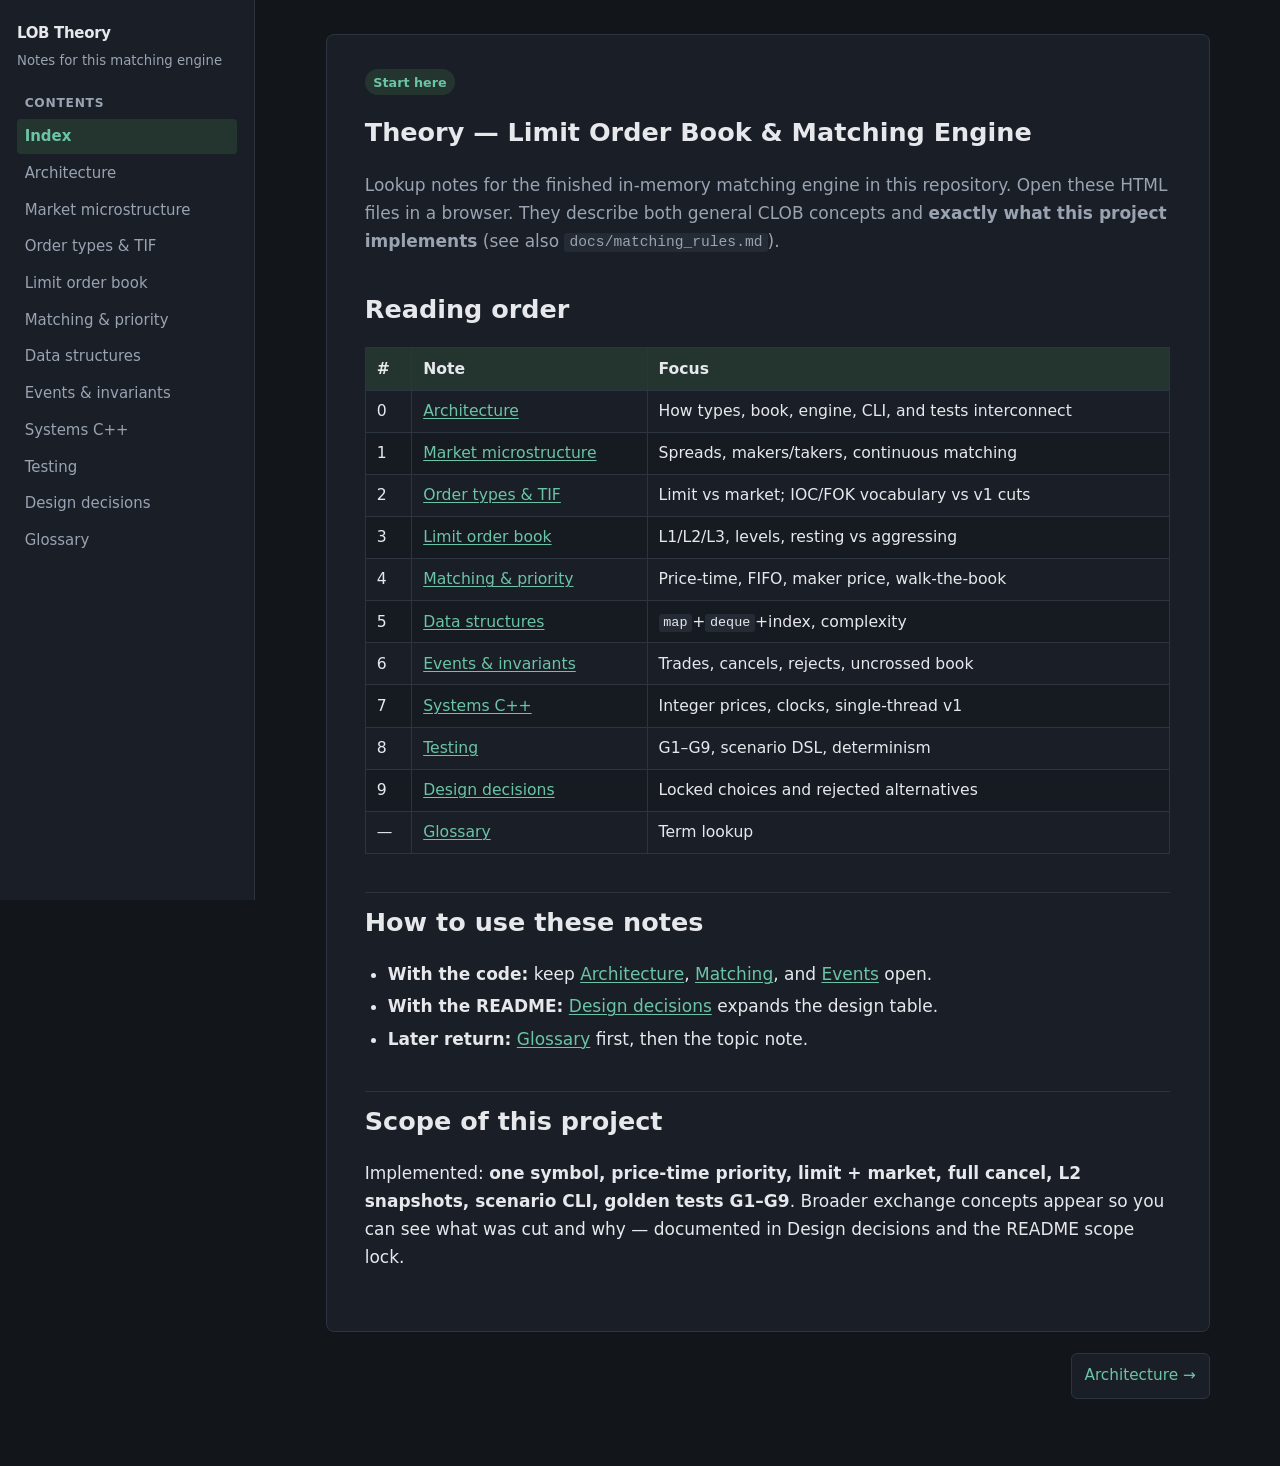
<file: theory/index.html>
<!DOCTYPE html>
<html lang="en">
<head>
  <meta charset="utf-8">
  <meta name="viewport" content="width=device-width, initial-scale=1">
  <title>Theory — Limit Order Book & Matching Engine</title>
  <link rel="stylesheet" href="style.css">
</head>
<body>
<div class="layout">
  <aside class="sidebar">
    <a class="brand" href="index.html">LOB Theory</a>
    <div class="brand-sub">Notes for this matching engine</div>
    <div class="nav-label">Contents</div>
    <nav>
    <a href="index.html" class="active">Index</a>
    <a href="Theory_Architecture.html">Architecture</a>
    <a href="Theory_Market_Microstructure.html">Market microstructure</a>
    <a href="Theory_Order_Types_And_TIF.html">Order types & TIF</a>
    <a href="Theory_Limit_Order_Book.html">Limit order book</a>
    <a href="Theory_Matching_And_Priority.html">Matching & priority</a>
    <a href="Theory_Data_Structures.html">Data structures</a>
    <a href="Theory_Events_And_Invariants.html">Events & invariants</a>
    <a href="Theory_Systems_Cpp.html">Systems C++</a>
    <a href="Theory_Testing_And_Correctness.html">Testing</a>
    <a href="Theory_Design_Decisions.html">Design decisions</a>
    <a href="Theory_Glossary.html">Glossary</a>
    </nav>
  </aside>
  <main>
    <article>
<div class="note-meta"><span class="tag">Start here</span></div>

<h1>Theory — Limit Order Book &amp; Matching Engine</h1>
<p>Lookup notes for the finished in-memory matching engine in this repository.
Open these HTML files in a browser. They describe both general CLOB concepts and
<strong>exactly what this project implements</strong> (see also <code>docs/matching_rules.md</code>).</p>

<h2>Reading order</h2>
<table>
  <thead>
    <tr><th>#</th><th>Note</th><th>Focus</th></tr>
  </thead>
  <tbody>
    <tr><td>0</td><td><a href="Theory_Architecture.html">Architecture</a></td><td>How types, book, engine, CLI, and tests interconnect</td></tr>
    <tr><td>1</td><td><a href="Theory_Market_Microstructure.html">Market microstructure</a></td><td>Spreads, makers/takers, continuous matching</td></tr>
    <tr><td>2</td><td><a href="Theory_Order_Types_And_TIF.html">Order types &amp; TIF</a></td><td>Limit vs market; IOC/FOK vocabulary vs v1 cuts</td></tr>
    <tr><td>3</td><td><a href="Theory_Limit_Order_Book.html">Limit order book</a></td><td>L1/L2/L3, levels, resting vs aggressing</td></tr>
    <tr><td>4</td><td><a href="Theory_Matching_And_Priority.html">Matching &amp; priority</a></td><td>Price-time, FIFO, maker price, walk-the-book</td></tr>
    <tr><td>5</td><td><a href="Theory_Data_Structures.html">Data structures</a></td><td><code>map</code>+<code>deque</code>+index, complexity</td></tr>
    <tr><td>6</td><td><a href="Theory_Events_And_Invariants.html">Events &amp; invariants</a></td><td>Trades, cancels, rejects, uncrossed book</td></tr>
    <tr><td>7</td><td><a href="Theory_Systems_Cpp.html">Systems C++</a></td><td>Integer prices, clocks, single-thread v1</td></tr>
    <tr><td>8</td><td><a href="Theory_Testing_And_Correctness.html">Testing</a></td><td>G1–G9, scenario DSL, determinism</td></tr>
    <tr><td>9</td><td><a href="Theory_Design_Decisions.html">Design decisions</a></td><td>Locked choices and rejected alternatives</td></tr>
    <tr><td>—</td><td><a href="Theory_Glossary.html">Glossary</a></td><td>Term lookup</td></tr>
  </tbody>
</table>

<h2>How to use these notes</h2>
<ul>
  <li><strong>With the code:</strong> keep <a href="Theory_Architecture.html">Architecture</a>,
      <a href="Theory_Matching_And_Priority.html">Matching</a>, and
      <a href="Theory_Events_And_Invariants.html">Events</a> open.</li>
  <li><strong>With the README:</strong> <a href="Theory_Design_Decisions.html">Design decisions</a>
      expands the design table.</li>
  <li><strong>Later return:</strong> <a href="Theory_Glossary.html">Glossary</a> first, then the topic note.</li>
</ul>

<h2>Scope of this project</h2>
<p>Implemented: <strong>one symbol, price-time priority, limit + market, full cancel, L2 snapshots,
scenario CLI, golden tests G1–G9</strong>. Broader exchange concepts appear so you can see what was
cut and why — documented in Design decisions and the README scope lock.</p>

    </article>
  <nav class="pager">
    <span></span>
    <span class="spacer"></span>
    <a href="Theory_Architecture.html">Architecture →</a>
  </nav>
  </main>
</div>
</body>
</html>
</file>
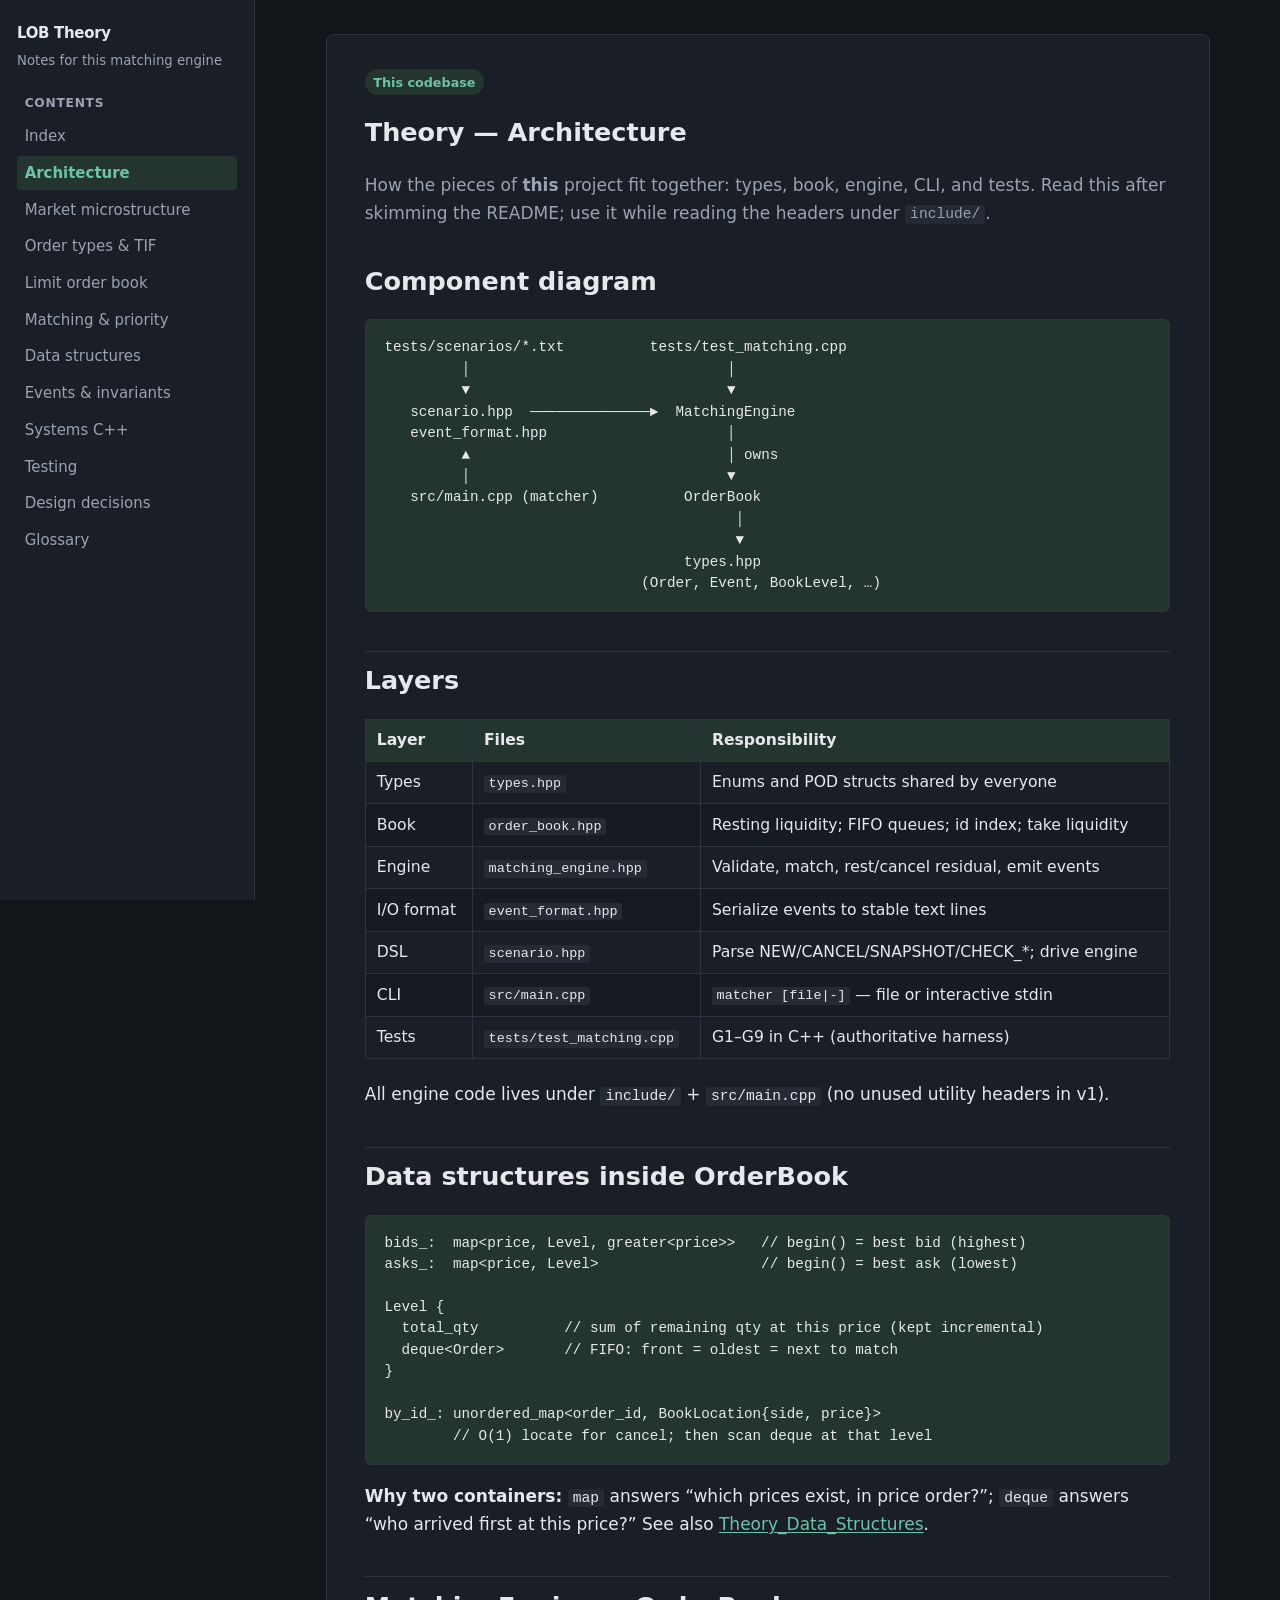
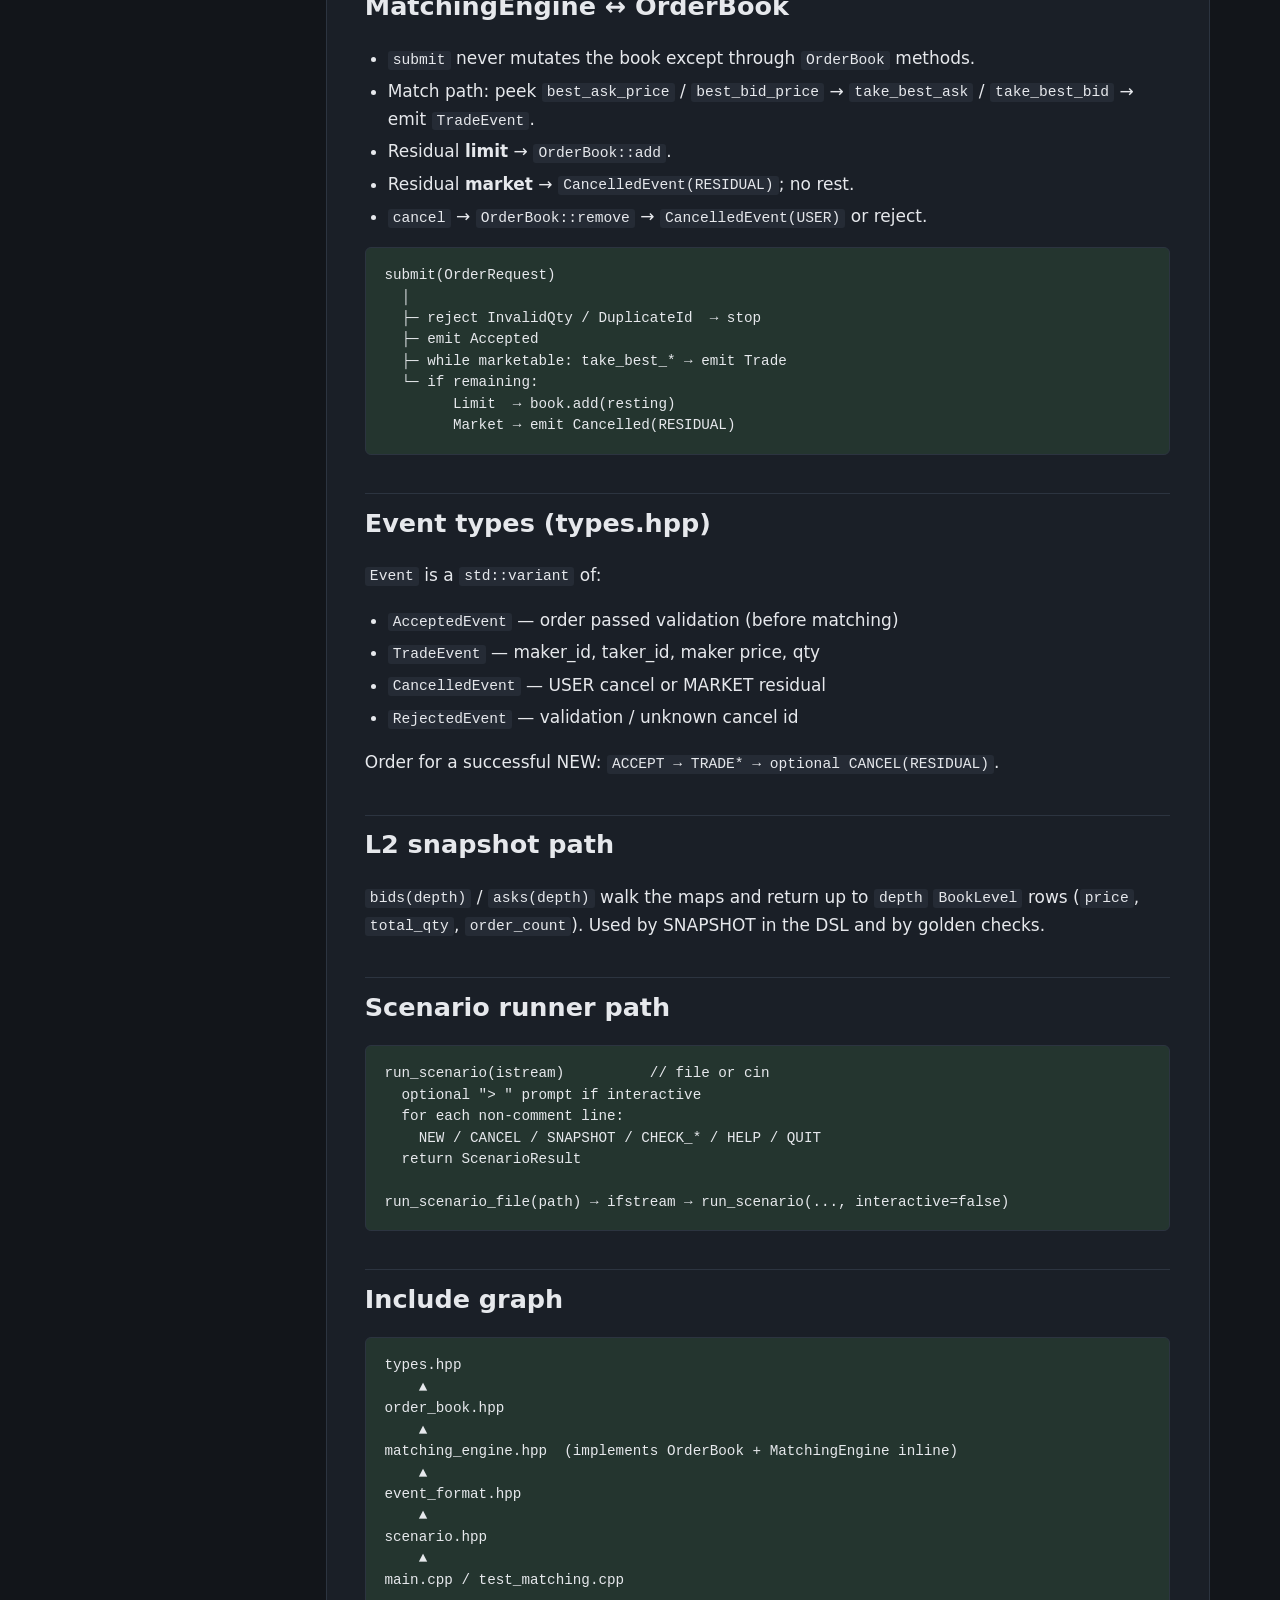
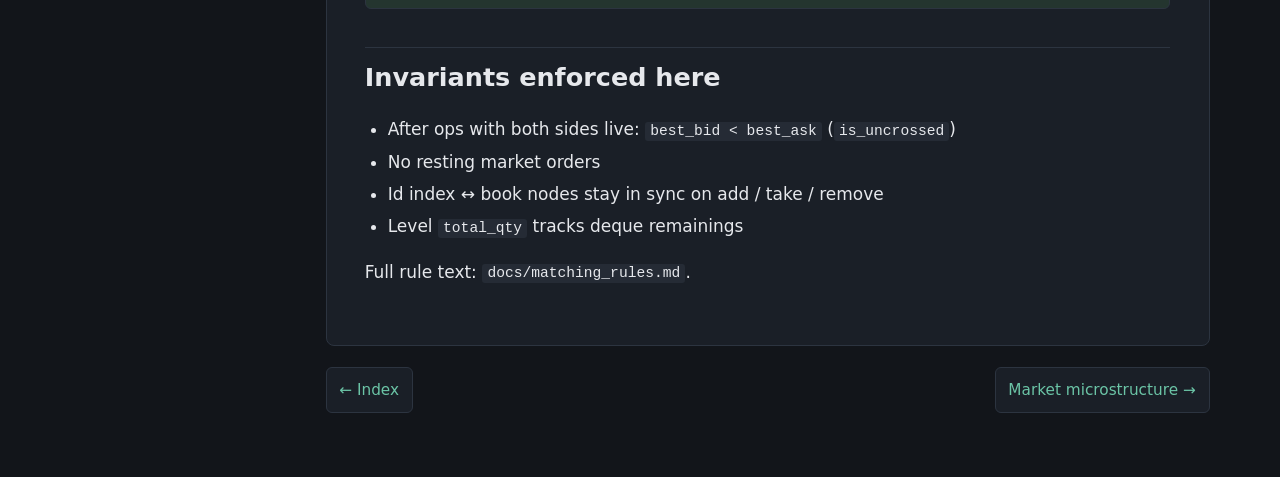
<file: theory/Theory_Architecture.html>
<!DOCTYPE html>
<html lang="en">
<head>
  <meta charset="utf-8">
  <meta name="viewport" content="width=device-width, initial-scale=1">
  <title>Theory — Architecture</title>
  <link rel="stylesheet" href="style.css">
</head>
<body>
<div class="layout">
    <aside class="sidebar">
    <a class="brand" href="index.html">LOB Theory</a>
    <div class="brand-sub">Notes for this matching engine</div>
    <div class="nav-label">Contents</div>
    <nav>
    <a href="index.html">Index</a>
    <a href="Theory_Architecture.html" class="active">Architecture</a>
    <a href="Theory_Market_Microstructure.html">Market microstructure</a>
    <a href="Theory_Order_Types_And_TIF.html">Order types & TIF</a>
    <a href="Theory_Limit_Order_Book.html">Limit order book</a>
    <a href="Theory_Matching_And_Priority.html">Matching & priority</a>
    <a href="Theory_Data_Structures.html">Data structures</a>
    <a href="Theory_Events_And_Invariants.html">Events & invariants</a>
    <a href="Theory_Systems_Cpp.html">Systems C++</a>
    <a href="Theory_Testing_And_Correctness.html">Testing</a>
    <a href="Theory_Design_Decisions.html">Design decisions</a>
    <a href="Theory_Glossary.html">Glossary</a>
    </nav>
  </aside>
  <main>
    <article>
<div class="note-meta"><span class="tag">This codebase</span></div>
<h1>Theory — Architecture</h1>
<p>How the pieces of <strong>this</strong> project fit together: types, book, engine, CLI, and tests.
Read this after skimming the README; use it while reading the headers under <code>include/</code>.</p>

<h2>Component diagram</h2>
<pre class="formula">tests/scenarios/*.txt          tests/test_matching.cpp
         │                              │
         ▼                              ▼
   scenario.hpp  ──────────────►  MatchingEngine
   event_format.hpp                     │
         ▲                              │ owns
         │                              ▼
   src/main.cpp (matcher)          OrderBook
                                         │
                                         ▼
                                   types.hpp
                              (Order, Event, BookLevel, …)</pre>

<h2>Layers</h2>
<table>
  <thead><tr><th>Layer</th><th>Files</th><th>Responsibility</th></tr></thead>
  <tbody>
    <tr><td>Types</td><td><code>types.hpp</code></td><td>Enums and POD structs shared by everyone</td></tr>
    <tr><td>Book</td><td><code>order_book.hpp</code></td><td>Resting liquidity; FIFO queues; id index; take liquidity</td></tr>
    <tr><td>Engine</td><td><code>matching_engine.hpp</code></td><td>Validate, match, rest/cancel residual, emit events</td></tr>
    <tr><td>I/O format</td><td><code>event_format.hpp</code></td><td>Serialize events to stable text lines</td></tr>
    <tr><td>DSL</td><td><code>scenario.hpp</code></td><td>Parse NEW/CANCEL/SNAPSHOT/CHECK_*; drive engine</td></tr>
    <tr><td>CLI</td><td><code>src/main.cpp</code></td><td><code>matcher [file|-]</code> — file or interactive stdin</td></tr>
    <tr><td>Tests</td><td><code>tests/test_matching.cpp</code></td><td>G1–G9 in C++ (authoritative harness)</td></tr>
  </tbody>
</table>
<p>All engine code lives under <code>include/</code> + <code>src/main.cpp</code> (no unused utility headers in v1).</p>

<h2>Data structures inside OrderBook</h2>
<pre class="formula">bids_:  map&lt;price, Level, greater&lt;price&gt;&gt;   // begin() = best bid (highest)
asks_:  map&lt;price, Level&gt;                   // begin() = best ask (lowest)

Level {
  total_qty          // sum of remaining qty at this price (kept incremental)
  deque&lt;Order&gt;       // FIFO: front = oldest = next to match
}

by_id_: unordered_map&lt;order_id, BookLocation{side, price}&gt;
        // O(1) locate for cancel; then scan deque at that level</pre>

<p><strong>Why two containers:</strong> <code>map</code> answers “which prices exist, in price order?”;
<code>deque</code> answers “who arrived first at this price?”
See also <a href="Theory_Data_Structures.html">Theory_Data_Structures</a>.</p>

<h2>MatchingEngine ↔ OrderBook</h2>
<ul>
  <li><code>submit</code> never mutates the book except through <code>OrderBook</code> methods.</li>
  <li>Match path: peek <code>best_ask_price</code> / <code>best_bid_price</code> → <code>take_best_ask</code> / <code>take_best_bid</code> → emit <code>TradeEvent</code>.</li>
  <li>Residual <strong>limit</strong> → <code>OrderBook::add</code>.</li>
  <li>Residual <strong>market</strong> → <code>CancelledEvent(RESIDUAL)</code>; no rest.</li>
  <li><code>cancel</code> → <code>OrderBook::remove</code> → <code>CancelledEvent(USER)</code> or reject.</li>
</ul>

<pre class="formula">submit(OrderRequest)
  │
  ├─ reject InvalidQty / DuplicateId  → stop
  ├─ emit Accepted
  ├─ while marketable: take_best_* → emit Trade
  └─ if remaining:
        Limit  → book.add(resting)
        Market → emit Cancelled(RESIDUAL)</pre>

<h2>Event types (types.hpp)</h2>
<p><code>Event</code> is a <code>std::variant</code> of:</p>
<ul>
  <li><code>AcceptedEvent</code> — order passed validation (before matching)</li>
  <li><code>TradeEvent</code> — maker_id, taker_id, maker price, qty</li>
  <li><code>CancelledEvent</code> — USER cancel or MARKET residual</li>
  <li><code>RejectedEvent</code> — validation / unknown cancel id</li>
</ul>
<p>Order for a successful NEW: <code>ACCEPT → TRADE* → optional CANCEL(RESIDUAL)</code>.</p>

<h2>L2 snapshot path</h2>
<p><code>bids(depth)</code> / <code>asks(depth)</code> walk the maps and return up to <code>depth</code> <code>BookLevel</code> rows
(<code>price</code>, <code>total_qty</code>, <code>order_count</code>). Used by SNAPSHOT in the DSL and by golden checks.</p>

<h2>Scenario runner path</h2>
<pre class="formula">run_scenario(istream)          // file or cin
  optional "> " prompt if interactive
  for each non-comment line:
    NEW / CANCEL / SNAPSHOT / CHECK_* / HELP / QUIT
  return ScenarioResult

run_scenario_file(path) → ifstream → run_scenario(..., interactive=false)</pre>

<h2>Include graph</h2>
<pre class="formula">types.hpp
    ▲
order_book.hpp
    ▲
matching_engine.hpp  (implements OrderBook + MatchingEngine inline)
    ▲
event_format.hpp
    ▲
scenario.hpp
    ▲
main.cpp / test_matching.cpp</pre>

<h2>Invariants enforced here</h2>
<ul>
  <li>After ops with both sides live: <code>best_bid &lt; best_ask</code> (<code>is_uncrossed</code>)</li>
  <li>No resting market orders</li>
  <li>Id index ↔ book nodes stay in sync on add / take / remove</li>
  <li>Level <code>total_qty</code> tracks deque remainings</li>
</ul>
<p>Full rule text: <code>docs/matching_rules.md</code>.</p>

    </article>
  <nav class="pager">
    <a href="index.html">← Index</a>
    <span class="spacer"></span>
    <a href="Theory_Market_Microstructure.html">Market microstructure →</a>
  </nav>
  </main>
</div>
</body>
</html>
</file>
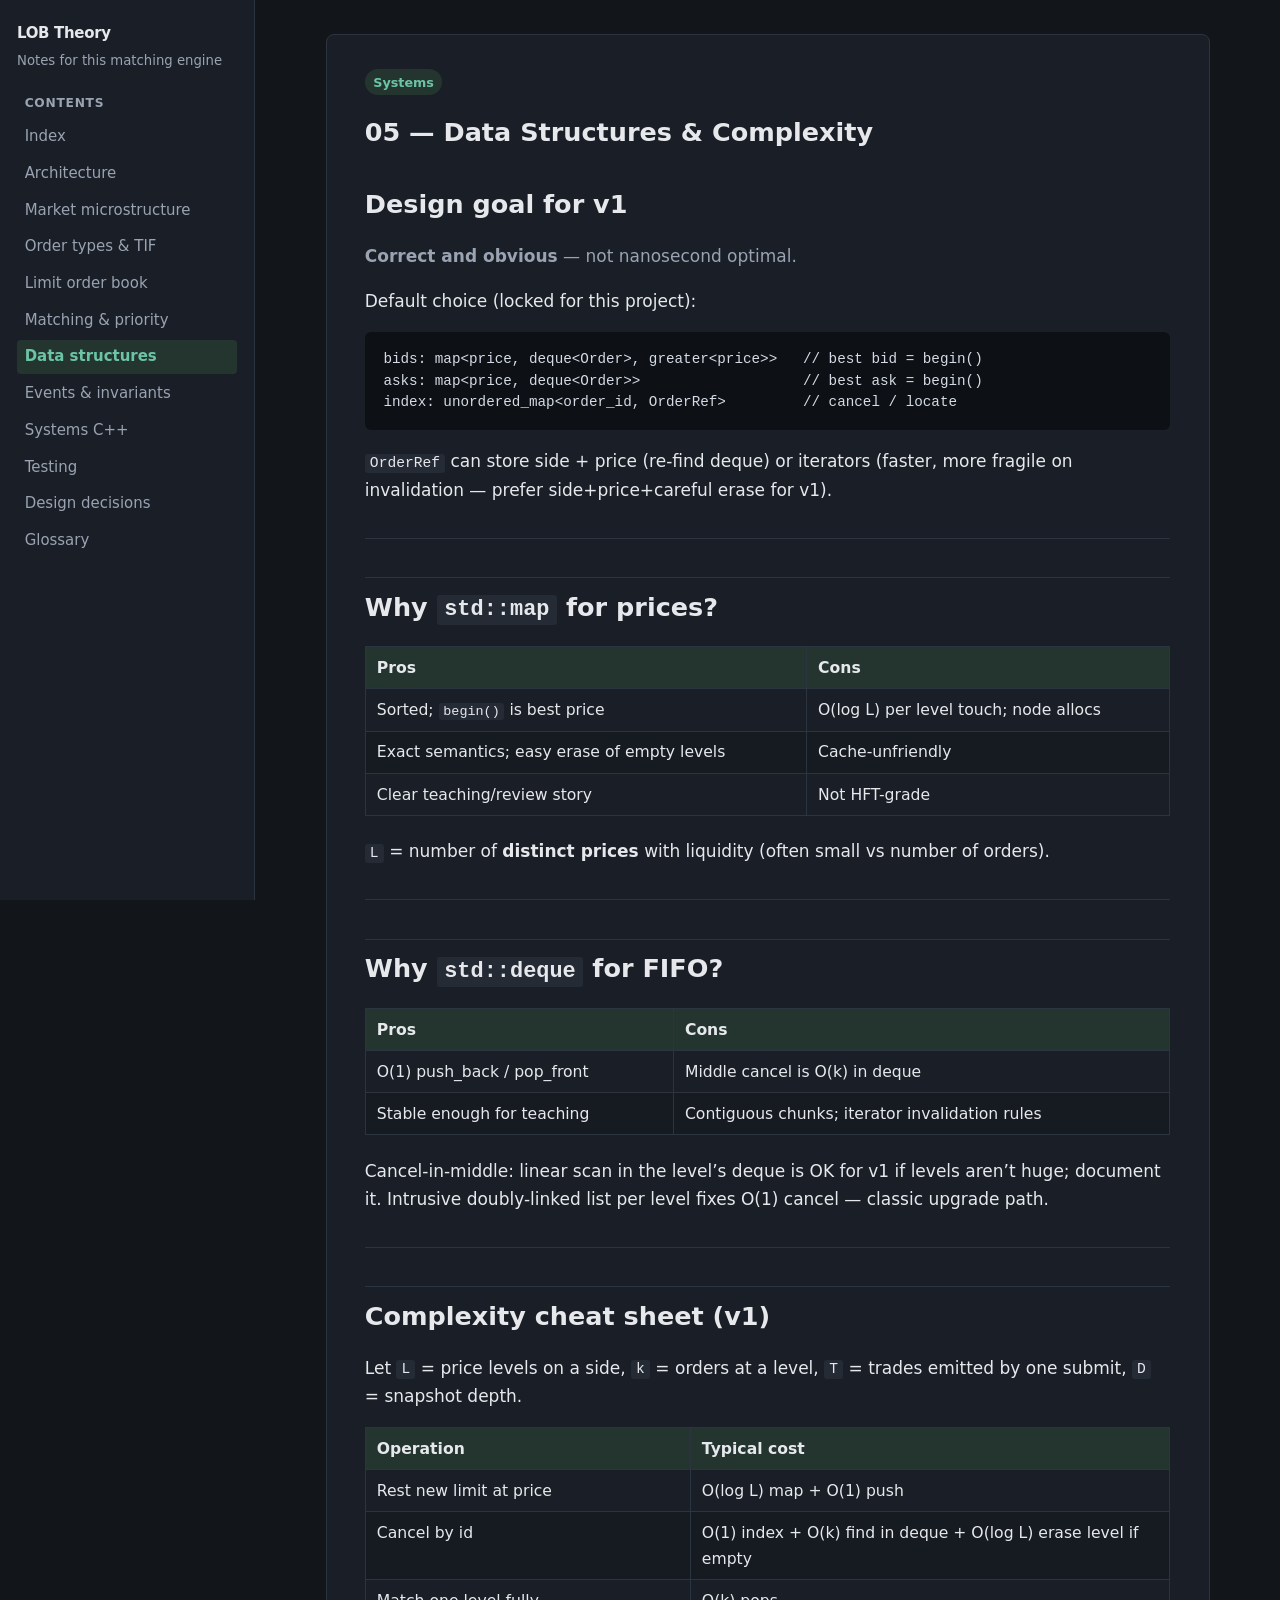
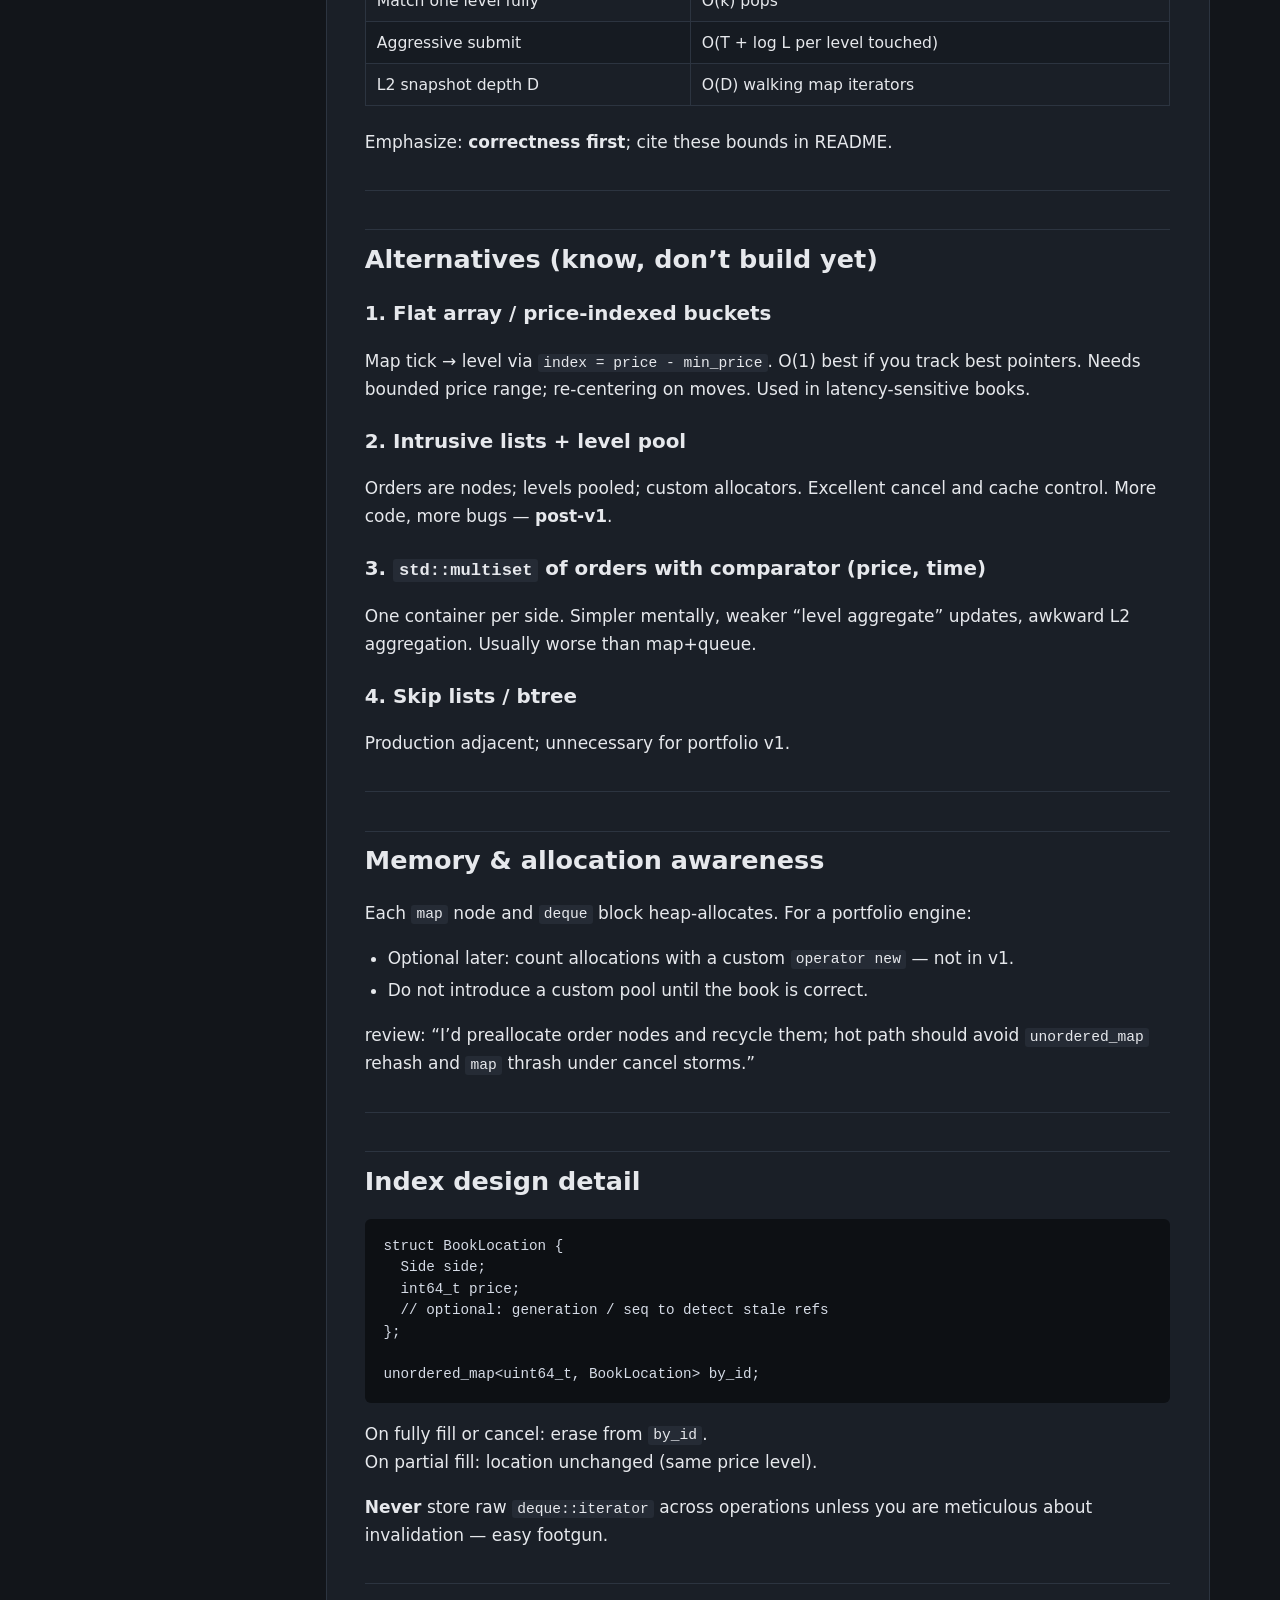
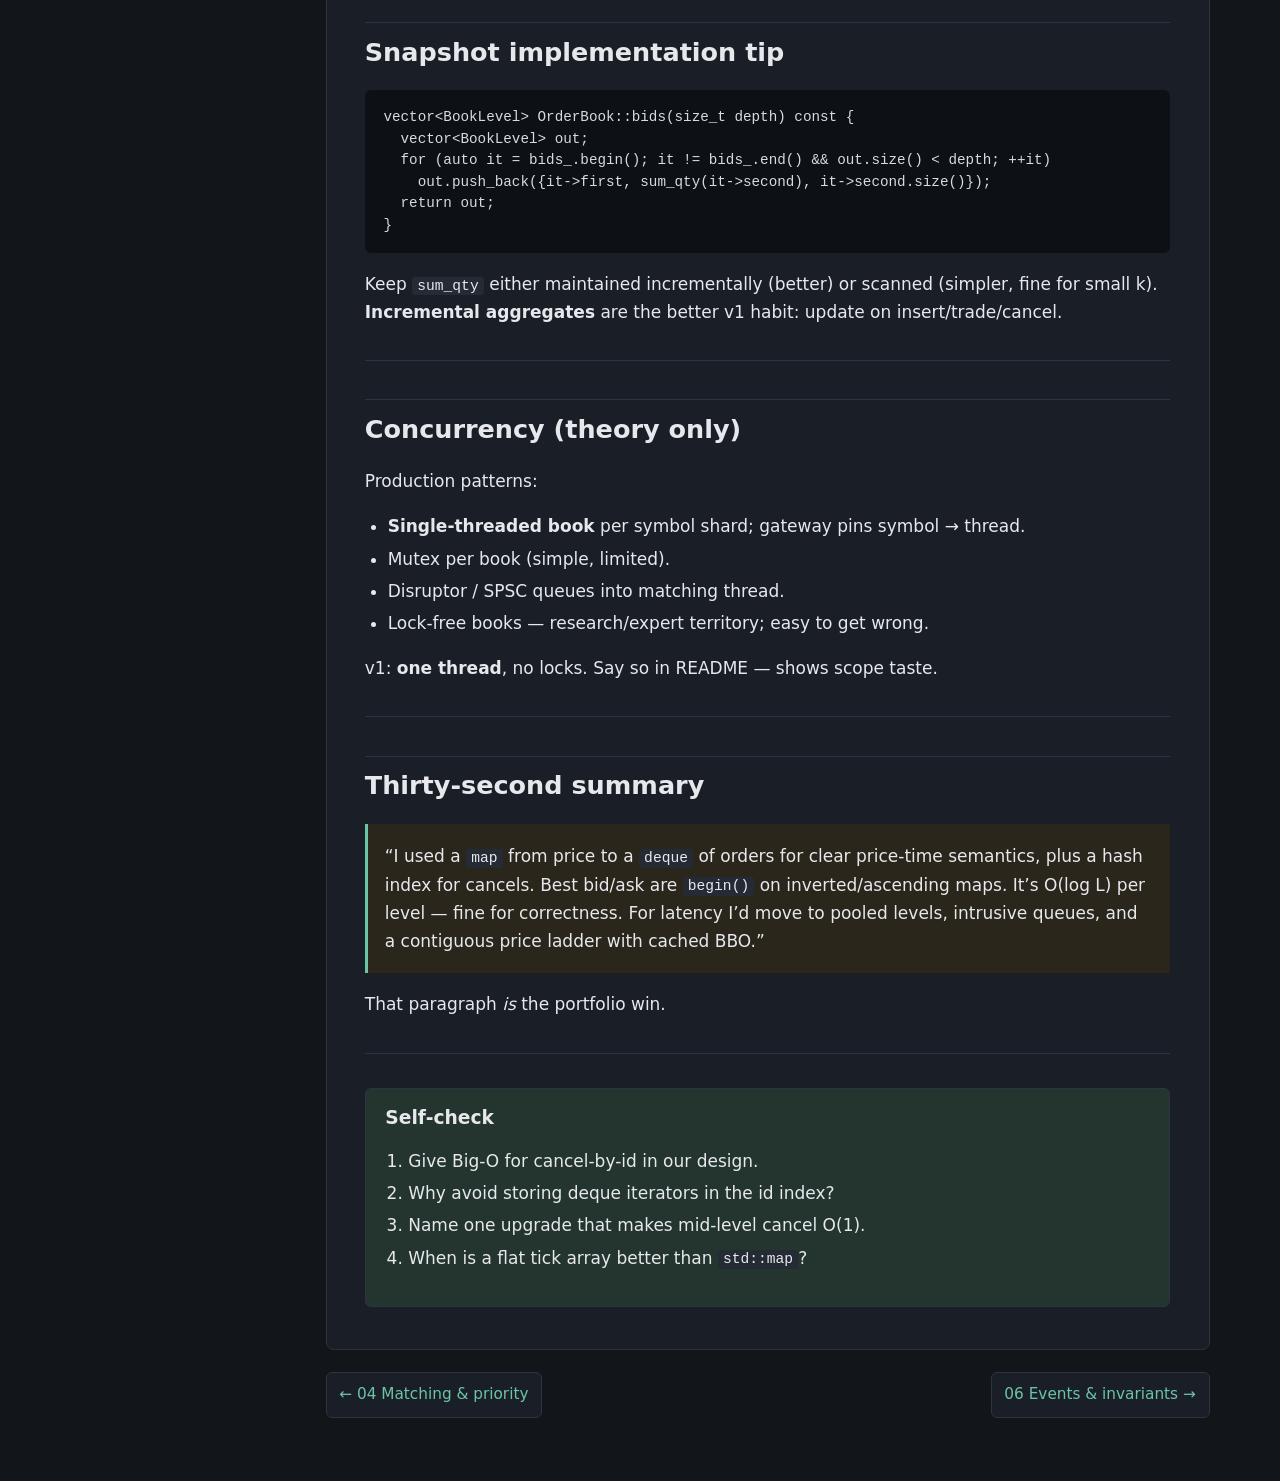
<file: theory/Theory_Data_Structures.html>
<!DOCTYPE html>
<html lang="en">
<head>
  <meta charset="utf-8">
  <meta name="viewport" content="width=device-width, initial-scale=1">
  <title>05 — Data Structures & Complexity</title>
  <link rel="stylesheet" href="style.css">
</head>
<body>
<div class="layout">
    <aside class="sidebar">
    <a class="brand" href="index.html">LOB Theory</a>
    <div class="brand-sub">Notes for this matching engine</div>
    <div class="nav-label">Contents</div>
    <nav>
    <a href="index.html">Index</a>
    <a href="Theory_Architecture.html">Architecture</a>
    <a href="Theory_Market_Microstructure.html">Market microstructure</a>
    <a href="Theory_Order_Types_And_TIF.html">Order types & TIF</a>
    <a href="Theory_Limit_Order_Book.html">Limit order book</a>
    <a href="Theory_Matching_And_Priority.html">Matching & priority</a>
    <a href="Theory_Data_Structures.html" class="active">Data structures</a>
    <a href="Theory_Events_And_Invariants.html">Events & invariants</a>
    <a href="Theory_Systems_Cpp.html">Systems C++</a>
    <a href="Theory_Testing_And_Correctness.html">Testing</a>
    <a href="Theory_Design_Decisions.html">Design decisions</a>
    <a href="Theory_Glossary.html">Glossary</a>
    </nav>
  </aside>
  <main>
    <article>
<div class="note-meta"><span class="tag">Systems</span></div>
<h1 id="data-structures-complexity">05 — Data Structures &amp; Complexity</h1>
<h2 id="design-goal-for-v1">Design goal for v1</h2>
<p><strong>Correct and obvious</strong> — not nanosecond optimal.</p>
<p>Default choice (locked for this project):</p>
<pre class="text"><code>bids: map&lt;price, deque&lt;Order&gt;, greater&lt;price&gt;&gt;   // best bid = begin()
asks: map&lt;price, deque&lt;Order&gt;&gt;                   // best ask = begin()
index: unordered_map&lt;order_id, OrderRef&gt;         // cancel / locate</code></pre>
<p><code>OrderRef</code> can store side + price (re-find deque) or iterators (faster, more fragile on invalidation — prefer side+price+careful erase for v1).</p>
<hr />
<h2 id="why-stdmap-for-prices">Why <code>std::map</code> for prices?</h2>
<table>
<thead>
<tr class="header">
<th>Pros</th>
<th>Cons</th>
</tr>
</thead>
<tbody>
<tr class="odd">
<td>Sorted; <code>begin()</code> is best price</td>
<td>O(log L) per level touch; node allocs</td>
</tr>
<tr class="even">
<td>Exact semantics; easy erase of empty levels</td>
<td>Cache-unfriendly</td>
</tr>
<tr class="odd">
<td>Clear teaching/review story</td>
<td>Not HFT-grade</td>
</tr>
</tbody>
</table>
<p><code>L</code> = number of <strong>distinct prices</strong> with liquidity (often small vs number of orders).</p>
<hr />
<h2 id="why-stddeque-for-fifo">Why <code>std::deque</code> for FIFO?</h2>
<table>
<thead>
<tr class="header">
<th>Pros</th>
<th>Cons</th>
</tr>
</thead>
<tbody>
<tr class="odd">
<td>O(1) push_back / pop_front</td>
<td>Middle cancel is O(k) in deque</td>
</tr>
<tr class="even">
<td>Stable enough for teaching</td>
<td>Contiguous chunks; iterator invalidation rules</td>
</tr>
</tbody>
</table>
<p>Cancel-in-middle: linear scan in the level’s deque is OK for v1 if levels aren’t huge; document it. Intrusive doubly-linked list per level fixes O(1) cancel — classic upgrade path.</p>
<hr />
<h2 id="complexity-cheat-sheet-v1">Complexity cheat sheet (v1)</h2>
<p>Let <code>L</code> = price levels on a side, <code>k</code> = orders at a level, <code>T</code> = trades emitted by one submit, <code>D</code> = snapshot depth.</p>
<table>
<colgroup>
<col style="width: 40%" />
<col style="width: 59%" />
</colgroup>
<thead>
<tr class="header">
<th>Operation</th>
<th>Typical cost</th>
</tr>
</thead>
<tbody>
<tr class="odd">
<td>Rest new limit at price</td>
<td>O(log L) map + O(1) push</td>
</tr>
<tr class="even">
<td>Cancel by id</td>
<td>O(1) index + O(k) find in deque + O(log L) erase level if empty</td>
</tr>
<tr class="odd">
<td>Match one level fully</td>
<td>O(k) pops</td>
</tr>
<tr class="even">
<td>Aggressive submit</td>
<td>O(T + log L per level touched)</td>
</tr>
<tr class="odd">
<td>L2 snapshot depth D</td>
<td>O(D) walking map iterators</td>
</tr>
</tbody>
</table>
<p>Emphasize: <strong>correctness first</strong>; cite these bounds in README.</p>
<hr />
<h2 id="alternatives-know-dont-build-yet">Alternatives (know, don’t build yet)</h2>
<h3 id="flat-array-price-indexed-buckets">1. Flat array / price-indexed buckets</h3>
<p>Map tick → level via <code>index = price - min_price</code>. O(1) best if you track best pointers. Needs bounded price range; re-centering on moves. Used in latency-sensitive books.</p>
<h3 id="intrusive-lists-level-pool">2. Intrusive lists + level pool</h3>
<p>Orders are nodes; levels pooled; custom allocators. Excellent cancel and cache control. More code, more bugs — <strong>post-v1</strong>.</p>
<h3 id="stdmultiset-of-orders-with-comparator-price-time">3. <code>std::multiset</code> of orders with comparator (price, time)</h3>
<p>One container per side. Simpler mentally, weaker “level aggregate” updates, awkward L2 aggregation. Usually worse than map+queue.</p>
<h3 id="skip-lists-btree">4. Skip lists / btree</h3>
<p>Production adjacent; unnecessary for portfolio v1.</p>
<hr />
<h2 id="memory-allocation-awareness">Memory &amp; allocation awareness</h2>
<p>Each <code>map</code> node and <code>deque</code> block heap-allocates. For a portfolio engine:</p>
<ul>
<li>Optional later: count allocations with a custom <code>operator new</code> — not in v1.</li>
<li>Do not introduce a custom pool until the book is correct.</li>
</ul>
<p>review: “I’d preallocate order nodes and recycle them; hot path should avoid <code>unordered_map</code> rehash and <code>map</code> thrash under cancel storms.”</p>
<hr />
<h2 id="index-design-detail">Index design detail</h2>
<pre class="text"><code>struct BookLocation {
  Side side;
  int64_t price;
  // optional: generation / seq to detect stale refs
};

unordered_map&lt;uint64_t, BookLocation&gt; by_id;</code></pre>
<p>On fully fill or cancel: erase from <code>by_id</code>.<br />
On partial fill: location unchanged (same price level).</p>
<p><strong>Never</strong> store raw <code>deque::iterator</code> across operations unless you are meticulous about invalidation — easy footgun.</p>
<hr />
<h2 id="snapshot-implementation-tip">Snapshot implementation tip</h2>
<pre class="text"><code>vector&lt;BookLevel&gt; OrderBook::bids(size_t depth) const {
  vector&lt;BookLevel&gt; out;
  for (auto it = bids_.begin(); it != bids_.end() &amp;&amp; out.size() &lt; depth; ++it)
    out.push_back({it-&gt;first, sum_qty(it-&gt;second), it-&gt;second.size()});
  return out;
}</code></pre>
<p>Keep <code>sum_qty</code> either maintained incrementally (better) or scanned (simpler, fine for small k). <strong>Incremental aggregates</strong> are the better v1 habit: update on insert/trade/cancel.</p>
<hr />
<h2 id="concurrency-theory-only">Concurrency (theory only)</h2>
<p>Production patterns:</p>
<ul>
<li><strong>Single-threaded book</strong> per symbol shard; gateway pins symbol → thread.</li>
<li>Mutex per book (simple, limited).</li>
<li>Disruptor / SPSC queues into matching thread.</li>
<li>Lock-free books — research/expert territory; easy to get wrong.</li>
</ul>
<p>v1: <strong>one thread</strong>, no locks. Say so in README — shows scope taste.</p>
<hr />
<h2 id="what-to-say-in-review-30-seconds">Thirty-second summary</h2>
<blockquote>
<p>“I used a <code>map</code> from price to a <code>deque</code> of orders for clear price-time semantics, plus a hash index for cancels. Best bid/ask are <code>begin()</code> on inverted/ascending maps. It’s O(log L) per level — fine for correctness. For latency I’d move to pooled levels, intrusive queues, and a contiguous price ladder with cached BBO.”</p>
</blockquote>
<p>That paragraph <em>is</em> the portfolio win.</p>
<hr />
<div class="self-check"><h2 id="self-check">Self-check</h2>
<ol type="1">
<li>Give Big-O for cancel-by-id in our design.</li>
<li>Why avoid storing deque iterators in the id index?</li>
<li>Name one upgrade that makes mid-level cancel O(1).</li>
<li>When is a flat tick array better than <code>std::map</code>?</li>
</ol>
</div>
    </article>
  <nav class="pager">
    <a href="Theory_Matching_And_Priority.html">← 04 Matching & priority</a>
    <span class="spacer"></span>
    <a href="Theory_Events_And_Invariants.html">06 Events & invariants →</a>
  </nav>
  </main>
</div>
</body>
</html>
</file>
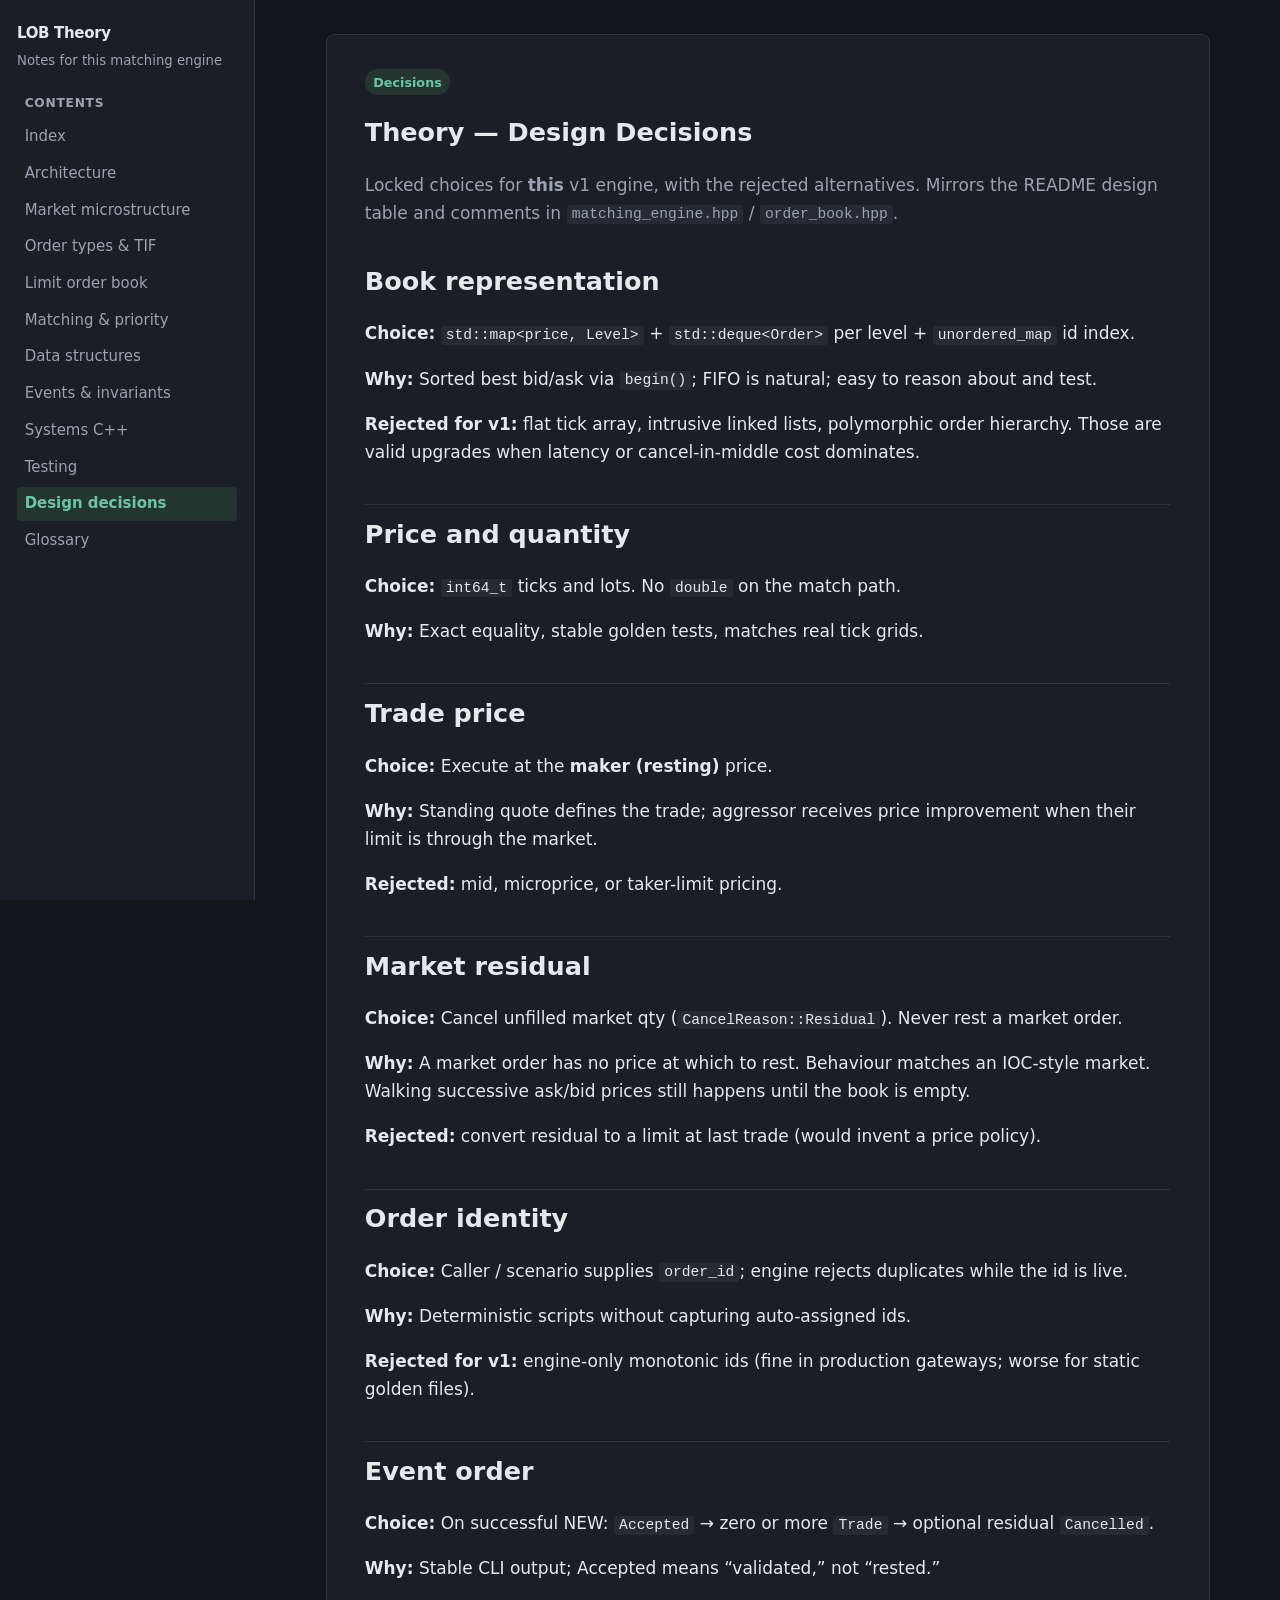
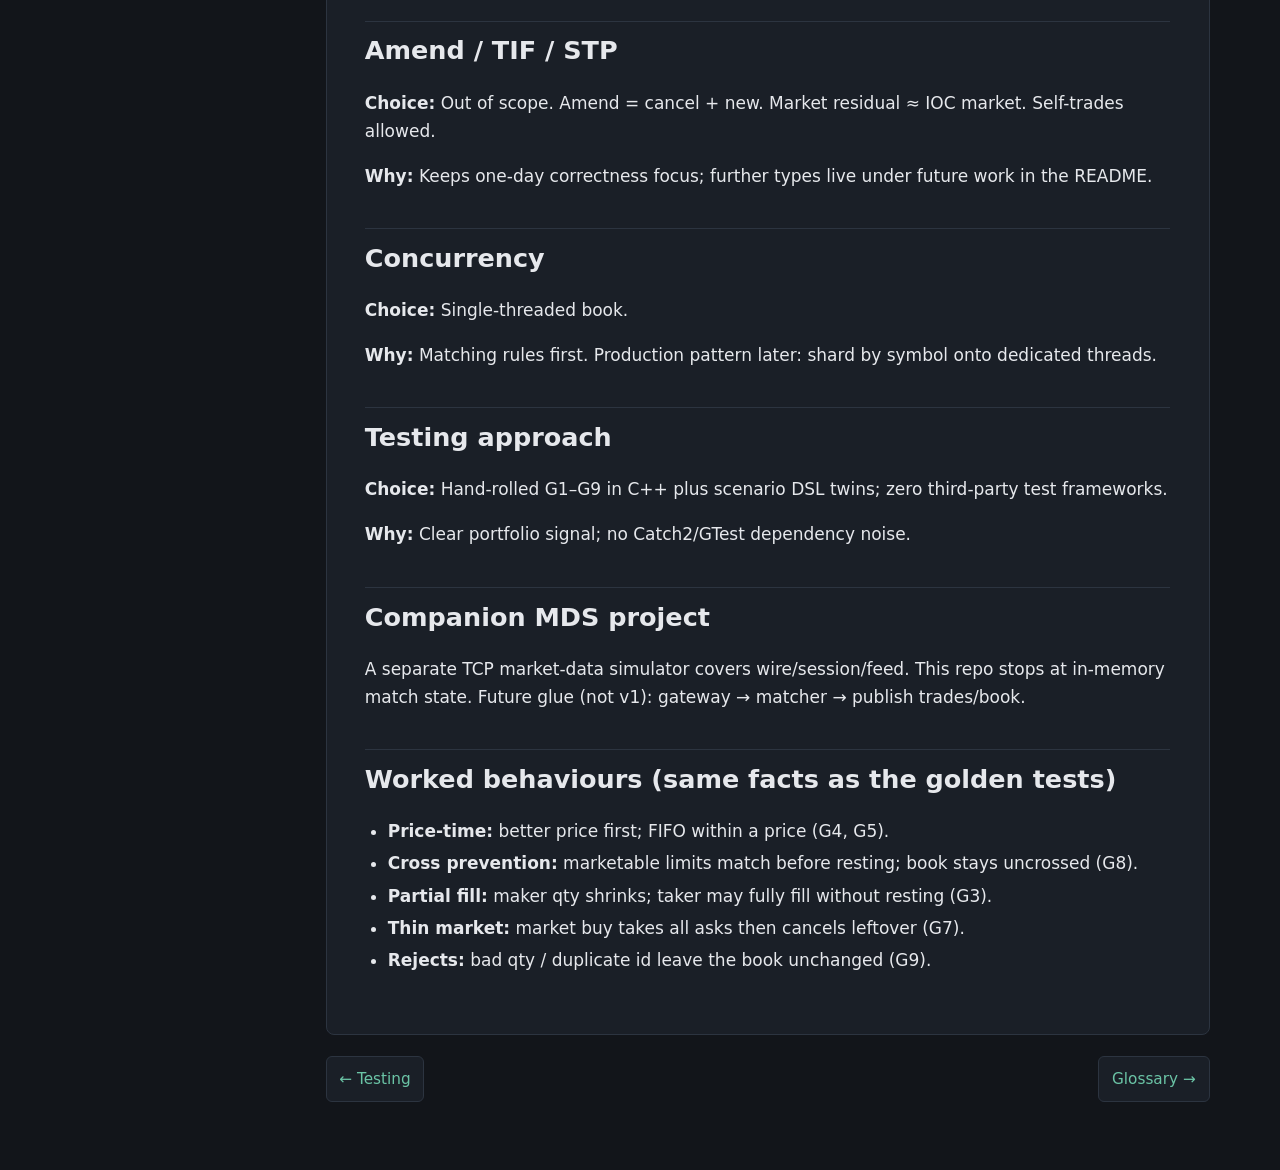
<file: theory/Theory_Design_Decisions.html>
<!DOCTYPE html>
<html lang="en">
<head>
  <meta charset="utf-8">
  <meta name="viewport" content="width=device-width, initial-scale=1">
  <title>Theory — Design Decisions</title>
  <link rel="stylesheet" href="style.css">
</head>
<body>
<div class="layout">
    <aside class="sidebar">
    <a class="brand" href="index.html">LOB Theory</a>
    <div class="brand-sub">Notes for this matching engine</div>
    <div class="nav-label">Contents</div>
    <nav>
    <a href="index.html">Index</a>
    <a href="Theory_Architecture.html">Architecture</a>
    <a href="Theory_Market_Microstructure.html">Market microstructure</a>
    <a href="Theory_Order_Types_And_TIF.html">Order types & TIF</a>
    <a href="Theory_Limit_Order_Book.html">Limit order book</a>
    <a href="Theory_Matching_And_Priority.html">Matching & priority</a>
    <a href="Theory_Data_Structures.html">Data structures</a>
    <a href="Theory_Events_And_Invariants.html">Events & invariants</a>
    <a href="Theory_Systems_Cpp.html">Systems C++</a>
    <a href="Theory_Testing_And_Correctness.html">Testing</a>
    <a href="Theory_Design_Decisions.html" class="active">Design decisions</a>
    <a href="Theory_Glossary.html">Glossary</a>
    </nav>
  </aside>
  <main>
    <article>
<div class="note-meta"><span class="tag">Decisions</span></div>
<h1>Theory — Design Decisions</h1>
<p>Locked choices for <strong>this</strong> v1 engine, with the rejected alternatives.
Mirrors the README design table and comments in <code>matching_engine.hpp</code> / <code>order_book.hpp</code>.</p>

<h2>Book representation</h2>
<p><strong>Choice:</strong> <code>std::map&lt;price, Level&gt;</code> + <code>std::deque&lt;Order&gt;</code> per level + <code>unordered_map</code> id index.</p>
<p><strong>Why:</strong> Sorted best bid/ask via <code>begin()</code>; FIFO is natural; easy to reason about and test.</p>
<p><strong>Rejected for v1:</strong> flat tick array, intrusive linked lists, polymorphic order hierarchy.
Those are valid upgrades when latency or cancel-in-middle cost dominates.</p>

<h2>Price and quantity</h2>
<p><strong>Choice:</strong> <code>int64_t</code> ticks and lots. No <code>double</code> on the match path.</p>
<p><strong>Why:</strong> Exact equality, stable golden tests, matches real tick grids.</p>

<h2>Trade price</h2>
<p><strong>Choice:</strong> Execute at the <strong>maker (resting)</strong> price.</p>
<p><strong>Why:</strong> Standing quote defines the trade; aggressor receives price improvement when their limit is through the market.</p>
<p><strong>Rejected:</strong> mid, microprice, or taker-limit pricing.</p>

<h2>Market residual</h2>
<p><strong>Choice:</strong> Cancel unfilled market qty (<code>CancelReason::Residual</code>). Never rest a market order.</p>
<p><strong>Why:</strong> A market order has no price at which to rest. Behaviour matches an IOC-style market.
Walking successive ask/bid prices still happens until the book is empty.</p>
<p><strong>Rejected:</strong> convert residual to a limit at last trade (would invent a price policy).</p>

<h2>Order identity</h2>
<p><strong>Choice:</strong> Caller / scenario supplies <code>order_id</code>; engine rejects duplicates while the id is live.</p>
<p><strong>Why:</strong> Deterministic scripts without capturing auto-assigned ids.</p>
<p><strong>Rejected for v1:</strong> engine-only monotonic ids (fine in production gateways; worse for static golden files).</p>

<h2>Event order</h2>
<p><strong>Choice:</strong> On successful NEW: <code>Accepted</code> → zero or more <code>Trade</code> → optional residual <code>Cancelled</code>.</p>
<p><strong>Why:</strong> Stable CLI output; Accepted means “validated,” not “rested.”</p>

<h2>Amend / TIF / STP</h2>
<p><strong>Choice:</strong> Out of scope. Amend = cancel + new. Market residual ≈ IOC market. Self-trades allowed.</p>
<p><strong>Why:</strong> Keeps one-day correctness focus; further types live under future work in the README.</p>

<h2>Concurrency</h2>
<p><strong>Choice:</strong> Single-threaded book.</p>
<p><strong>Why:</strong> Matching rules first. Production pattern later: shard by symbol onto dedicated threads.</p>

<h2>Testing approach</h2>
<p><strong>Choice:</strong> Hand-rolled G1–G9 in C++ plus scenario DSL twins; zero third-party test frameworks.</p>
<p><strong>Why:</strong> Clear portfolio signal; no Catch2/GTest dependency noise.</p>

<h2>Companion MDS project</h2>
<p>A separate TCP market-data simulator covers wire/session/feed.
This repo stops at in-memory match state. Future glue (not v1): gateway → matcher → publish trades/book.</p>

<h2>Worked behaviours (same facts as the golden tests)</h2>
<ul>
  <li><strong>Price-time:</strong> better price first; FIFO within a price (G4, G5).</li>
  <li><strong>Cross prevention:</strong> marketable limits match before resting; book stays uncrossed (G8).</li>
  <li><strong>Partial fill:</strong> maker qty shrinks; taker may fully fill without resting (G3).</li>
  <li><strong>Thin market:</strong> market buy takes all asks then cancels leftover (G7).</li>
  <li><strong>Rejects:</strong> bad qty / duplicate id leave the book unchanged (G9).</li>
</ul>

    </article>
  <nav class="pager">
    <a href="Theory_Testing_And_Correctness.html">← Testing</a>
    <span class="spacer"></span>
    <a href="Theory_Glossary.html">Glossary →</a>
  </nav>
  </main>
</div>
</body>
</html>
</file>
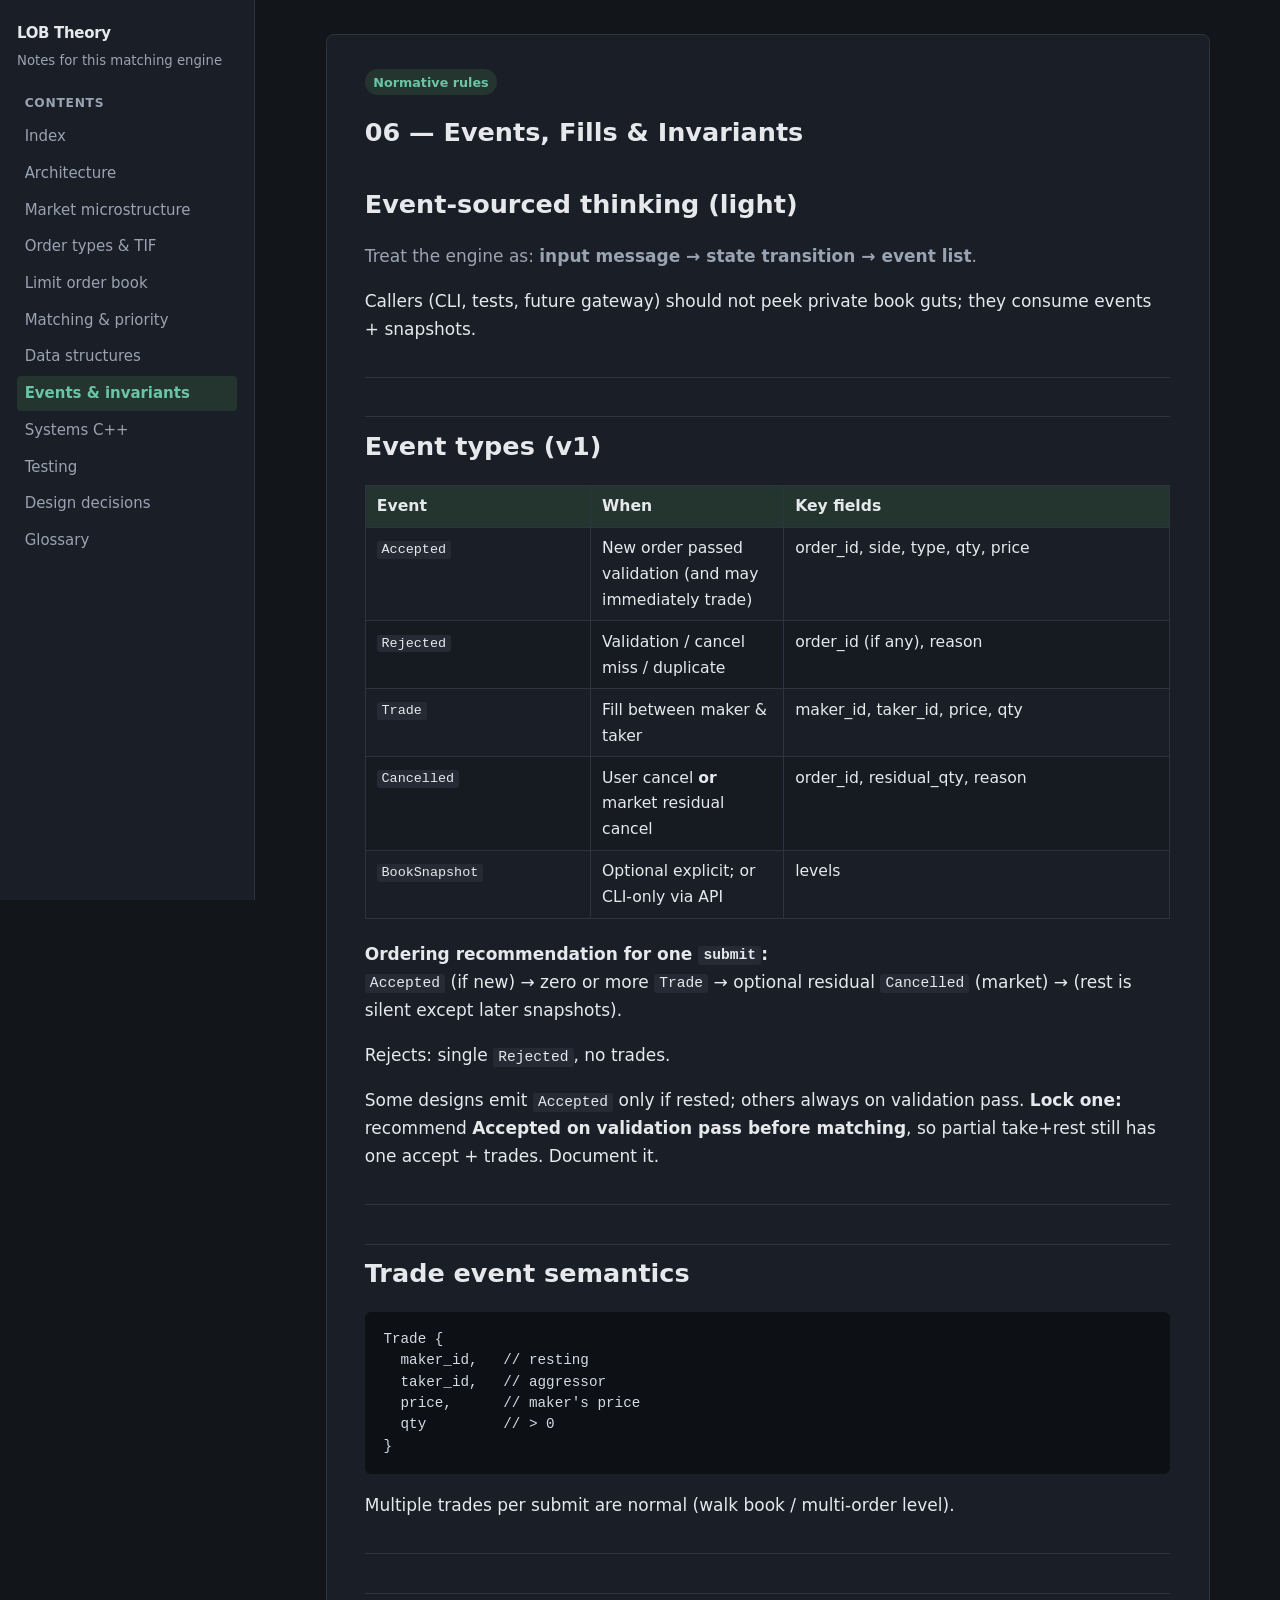
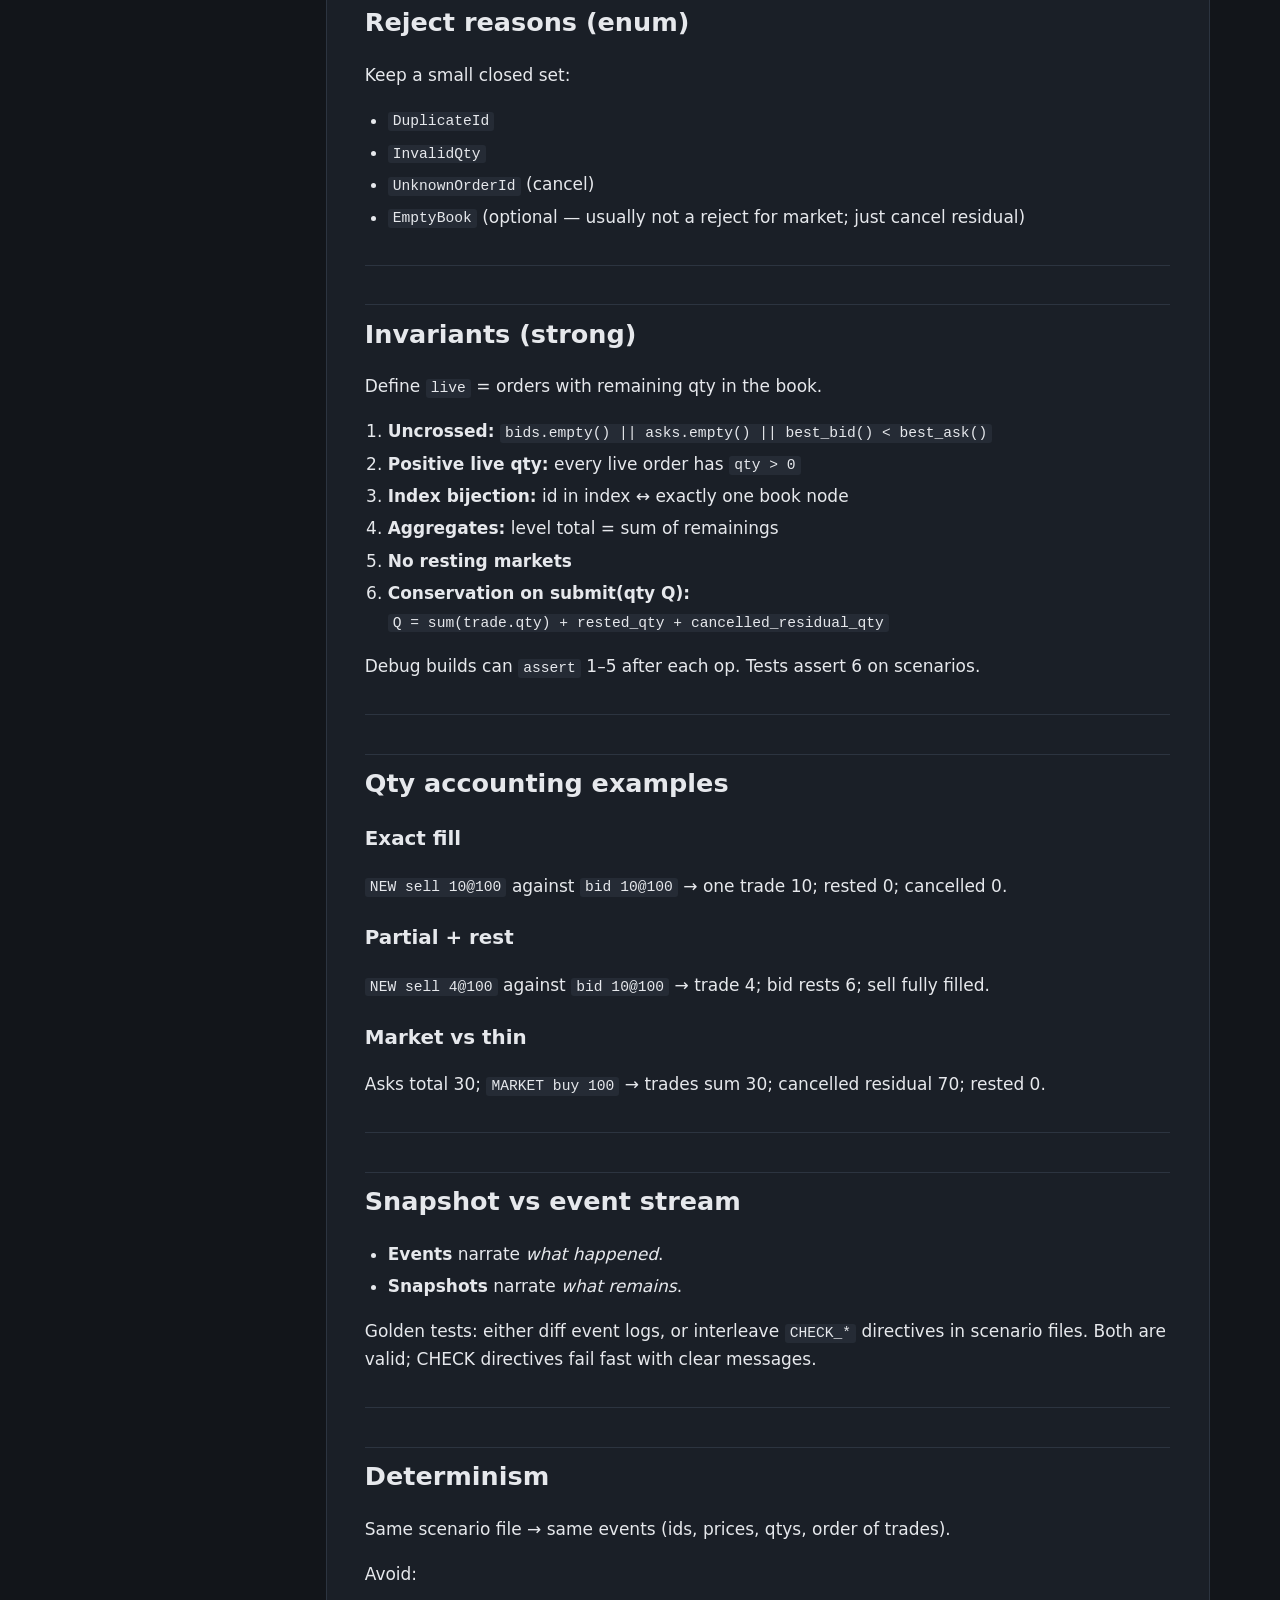
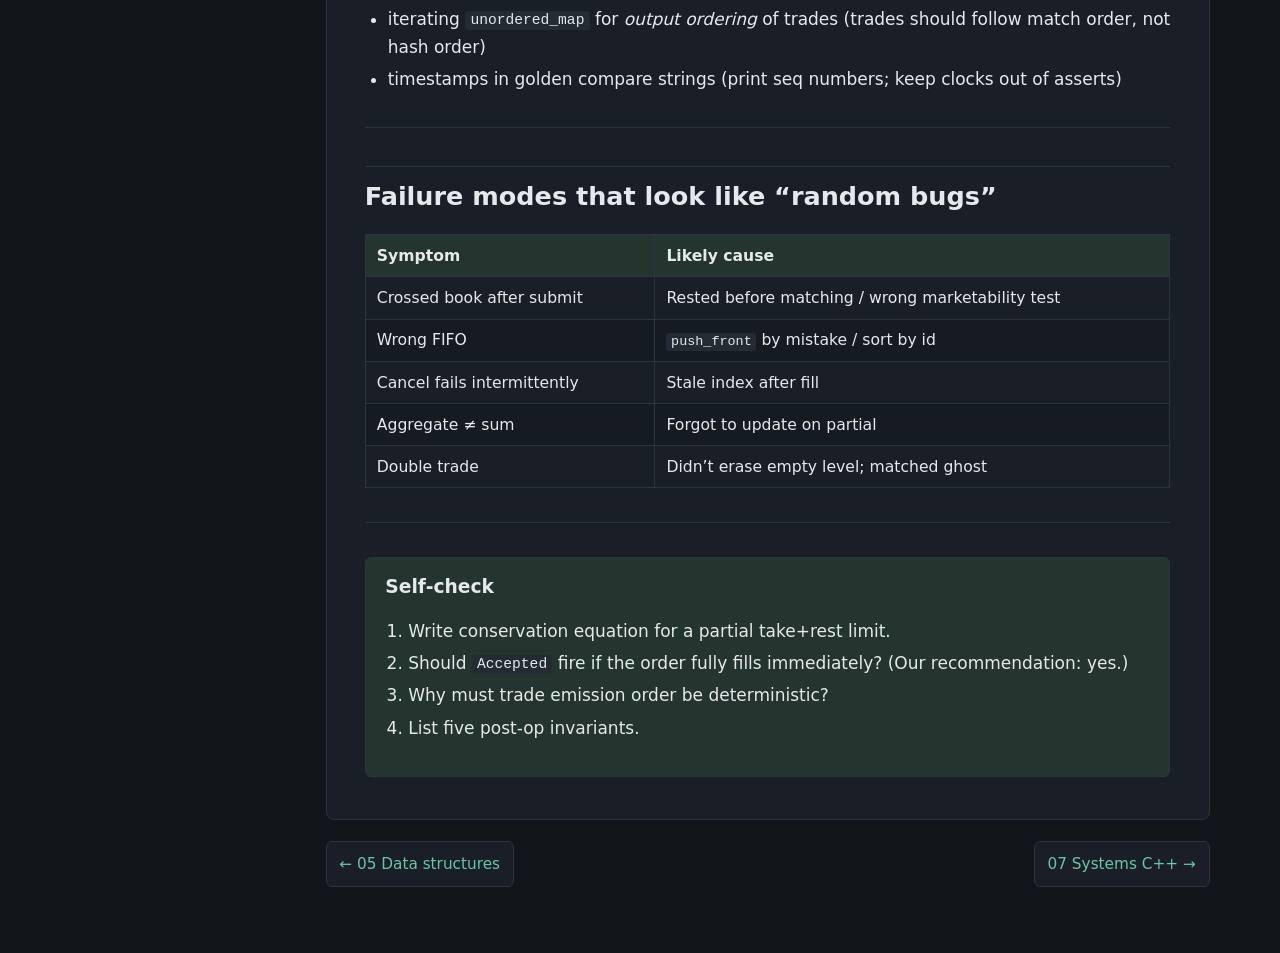
<file: theory/Theory_Events_And_Invariants.html>
<!DOCTYPE html>
<html lang="en">
<head>
  <meta charset="utf-8">
  <meta name="viewport" content="width=device-width, initial-scale=1">
  <title>06 — Events, Fills & Invariants</title>
  <link rel="stylesheet" href="style.css">
</head>
<body>
<div class="layout">
    <aside class="sidebar">
    <a class="brand" href="index.html">LOB Theory</a>
    <div class="brand-sub">Notes for this matching engine</div>
    <div class="nav-label">Contents</div>
    <nav>
    <a href="index.html">Index</a>
    <a href="Theory_Architecture.html">Architecture</a>
    <a href="Theory_Market_Microstructure.html">Market microstructure</a>
    <a href="Theory_Order_Types_And_TIF.html">Order types & TIF</a>
    <a href="Theory_Limit_Order_Book.html">Limit order book</a>
    <a href="Theory_Matching_And_Priority.html">Matching & priority</a>
    <a href="Theory_Data_Structures.html">Data structures</a>
    <a href="Theory_Events_And_Invariants.html" class="active">Events & invariants</a>
    <a href="Theory_Systems_Cpp.html">Systems C++</a>
    <a href="Theory_Testing_And_Correctness.html">Testing</a>
    <a href="Theory_Design_Decisions.html">Design decisions</a>
    <a href="Theory_Glossary.html">Glossary</a>
    </nav>
  </aside>
  <main>
    <article>
<div class="note-meta"><span class="tag">Normative rules</span></div>
<h1 id="events-fills-invariants">06 — Events, Fills &amp; Invariants</h1>
<h2 id="event-sourced-thinking-light">Event-sourced thinking (light)</h2>
<p>Treat the engine as: <strong>input message → state transition → event list</strong>.</p>
<p>Callers (CLI, tests, future gateway) should not peek private book guts; they consume events + snapshots.</p>
<hr />
<h2 id="event-types-v1">Event types (v1)</h2>
<table>
<colgroup>
<col style="width: 28%" />
<col style="width: 24%" />
<col style="width: 48%" />
</colgroup>
<thead>
<tr class="header">
<th>Event</th>
<th>When</th>
<th>Key fields</th>
</tr>
</thead>
<tbody>
<tr class="odd">
<td><code>Accepted</code></td>
<td>New order passed validation (and may immediately trade)</td>
<td>order_id, side, type, qty, price</td>
</tr>
<tr class="even">
<td><code>Rejected</code></td>
<td>Validation / cancel miss / duplicate</td>
<td>order_id (if any), reason</td>
</tr>
<tr class="odd">
<td><code>Trade</code></td>
<td>Fill between maker &amp; taker</td>
<td>maker_id, taker_id, price, qty</td>
</tr>
<tr class="even">
<td><code>Cancelled</code></td>
<td>User cancel <strong>or</strong> market residual cancel</td>
<td>order_id, residual_qty, reason</td>
</tr>
<tr class="odd">
<td><code>BookSnapshot</code></td>
<td>Optional explicit; or CLI-only via API</td>
<td>levels</td>
</tr>
</tbody>
</table>
<p><strong>Ordering recommendation for one <code>submit</code>:</strong><br />
<code>Accepted</code> (if new) → zero or more <code>Trade</code> → optional residual <code>Cancelled</code> (market) → (rest is silent except later snapshots).</p>
<p>Rejects: single <code>Rejected</code>, no trades.</p>
<p>Some designs emit <code>Accepted</code> only if rested; others always on validation pass. <strong>Lock one:</strong> recommend <strong>Accepted on validation pass before matching</strong>, so partial take+rest still has one accept + trades. Document it.</p>
<hr />
<h2 id="trade-event-semantics">Trade event semantics</h2>
<pre class="text"><code>Trade {
  maker_id,   // resting
  taker_id,   // aggressor
  price,      // maker&#39;s price
  qty         // &gt; 0
}</code></pre>
<p>Multiple trades per submit are normal (walk book / multi-order level).</p>
<hr />
<h2 id="reject-reasons-enum">Reject reasons (enum)</h2>
<p>Keep a small closed set:</p>
<ul>
<li><code>DuplicateId</code></li>
<li><code>InvalidQty</code></li>
<li><code>UnknownOrderId</code> (cancel)</li>
<li><code>EmptyBook</code> (optional — usually not a reject for market; just cancel residual)</li>
</ul>
<hr />
<h2 id="invariants-strong">Invariants (strong)</h2>
<p>Define <code>live</code> = orders with remaining qty in the book.</p>
<ol type="1">
<li><strong>Uncrossed:</strong> <code>bids.empty() || asks.empty() || best_bid() &lt; best_ask()</code></li>
<li><strong>Positive live qty:</strong> every live order has <code>qty &gt; 0</code></li>
<li><strong>Index bijection:</strong> id in index ↔︎ exactly one book node</li>
<li><strong>Aggregates:</strong> level total = sum of remainings</li>
<li><strong>No resting markets</strong></li>
<li><strong>Conservation on submit(qty Q):</strong><br />
<code>Q = sum(trade.qty) + rested_qty + cancelled_residual_qty</code></li>
</ol>
<p>Debug builds can <code>assert</code> 1–5 after each op. Tests assert 6 on scenarios.</p>
<hr />
<h2 id="qty-accounting-examples">Qty accounting examples</h2>
<h3 id="exact-fill">Exact fill</h3>
<p><code>NEW sell 10@100</code> against <code>bid 10@100</code> → one trade 10; rested 0; cancelled 0.</p>
<h3 id="partial-rest">Partial + rest</h3>
<p><code>NEW sell 4@100</code> against <code>bid 10@100</code> → trade 4; bid rests 6; sell fully filled.</p>
<h3 id="market-vs-thin">Market vs thin</h3>
<p>Asks total 30; <code>MARKET buy 100</code> → trades sum 30; cancelled residual 70; rested 0.</p>
<hr />
<h2 id="snapshot-vs-event-stream">Snapshot vs event stream</h2>
<ul>
<li><strong>Events</strong> narrate <em>what happened</em>.</li>
<li><strong>Snapshots</strong> narrate <em>what remains</em>.</li>
</ul>
<p>Golden tests: either diff event logs, or interleave <code>CHECK_*</code> directives in scenario files. Both are valid; CHECK directives fail fast with clear messages.</p>
<hr />
<h2 id="determinism">Determinism</h2>
<p>Same scenario file → same events (ids, prices, qtys, order of trades).</p>
<p>Avoid:</p>
<ul>
<li>iterating <code>unordered_map</code> for <em>output ordering</em> of trades (trades should follow match order, not hash order)</li>
<li>timestamps in golden compare strings (print seq numbers; keep clocks out of asserts)</li>
</ul>
<hr />
<h2 id="failure-modes-that-look-like-random-bugs">Failure modes that look like “random bugs”</h2>
<table>
<colgroup>
<col style="width: 36%" />
<col style="width: 64%" />
</colgroup>
<thead>
<tr class="header">
<th>Symptom</th>
<th>Likely cause</th>
</tr>
</thead>
<tbody>
<tr class="odd">
<td>Crossed book after submit</td>
<td>Rested before matching / wrong marketability test</td>
</tr>
<tr class="even">
<td>Wrong FIFO</td>
<td><code>push_front</code> by mistake / sort by id</td>
</tr>
<tr class="odd">
<td>Cancel fails intermittently</td>
<td>Stale index after fill</td>
</tr>
<tr class="even">
<td>Aggregate ≠ sum</td>
<td>Forgot to update on partial</td>
</tr>
<tr class="odd">
<td>Double trade</td>
<td>Didn’t erase empty level; matched ghost</td>
</tr>
</tbody>
</table>
<hr />
<div class="self-check"><h2 id="self-check">Self-check</h2>
<ol type="1">
<li>Write conservation equation for a partial take+rest limit.</li>
<li>Should <code>Accepted</code> fire if the order fully fills immediately? (Our recommendation: yes.)</li>
<li>Why must trade emission order be deterministic?</li>
<li>List five post-op invariants.</li>
</ol>
</div>
    </article>
  <nav class="pager">
    <a href="Theory_Data_Structures.html">← 05 Data structures</a>
    <span class="spacer"></span>
    <a href="Theory_Systems_Cpp.html">07 Systems C++ →</a>
  </nav>
  </main>
</div>
</body>
</html>
</file>
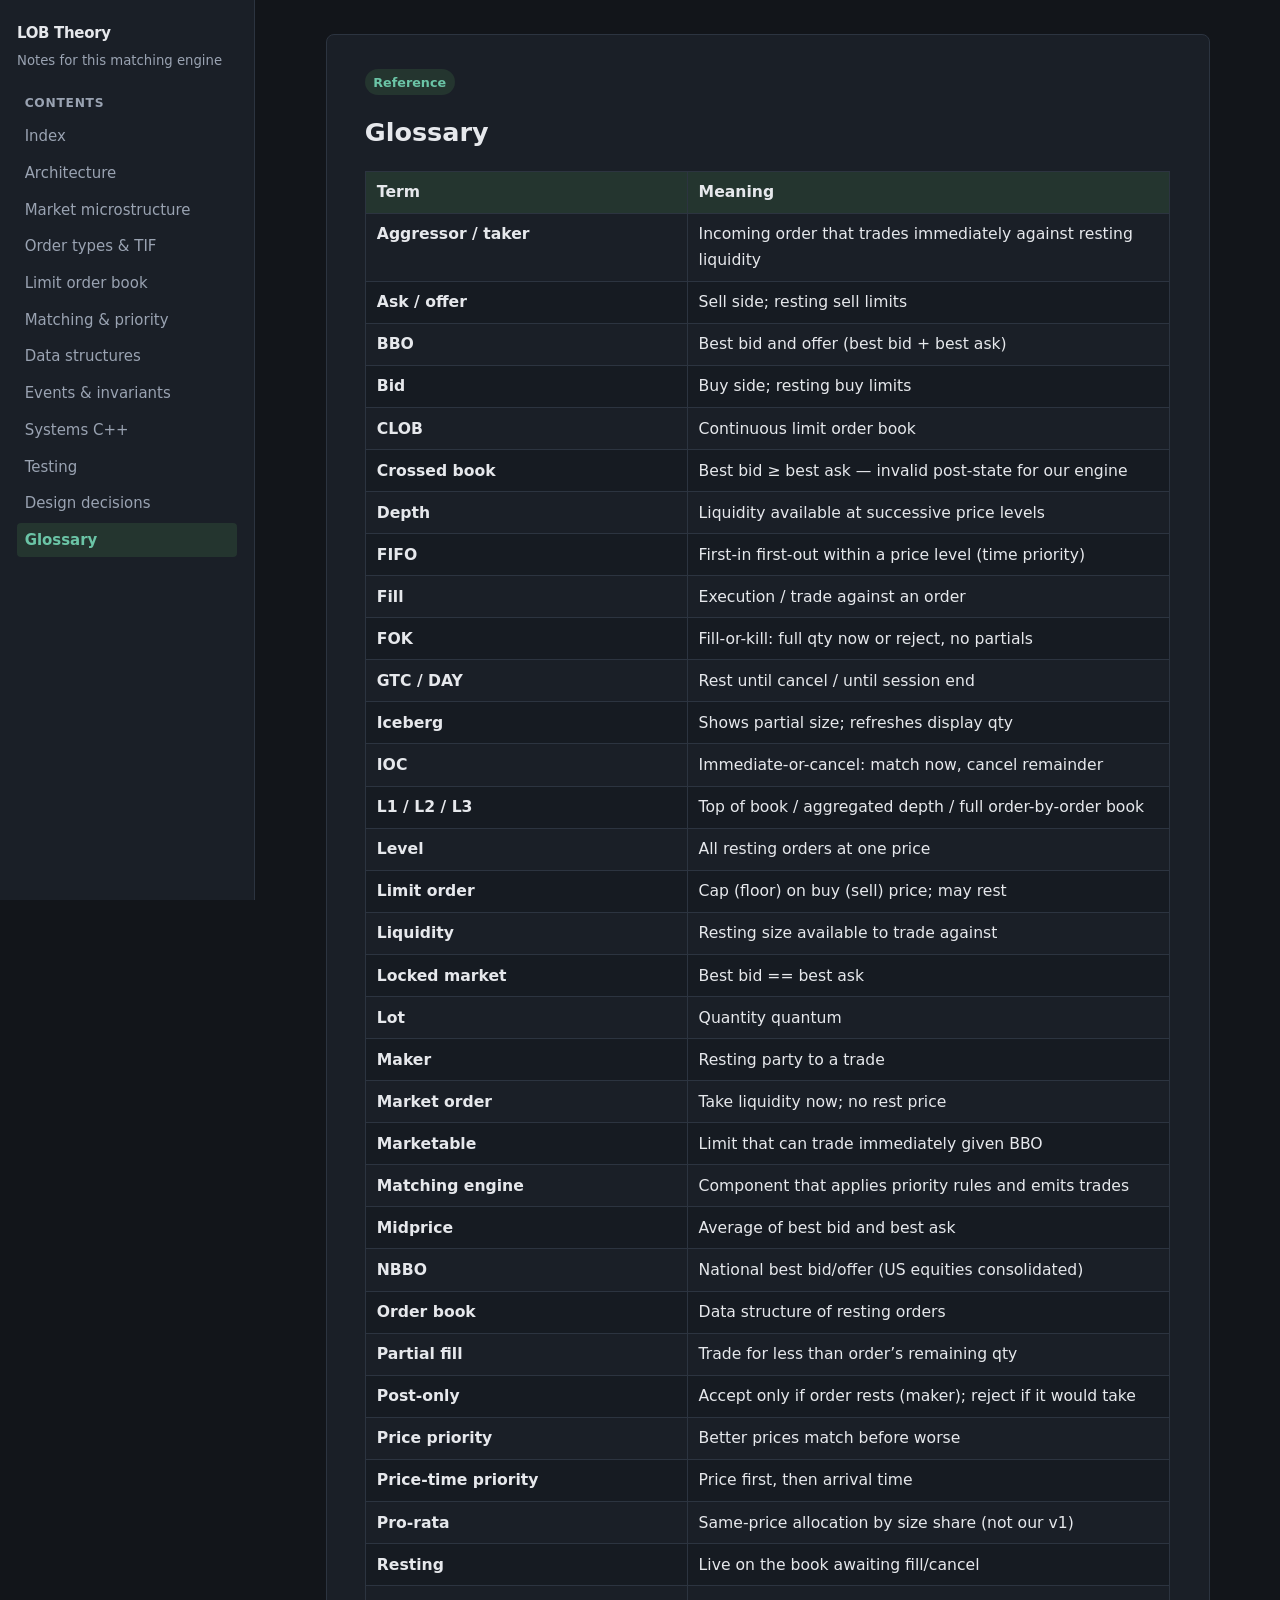
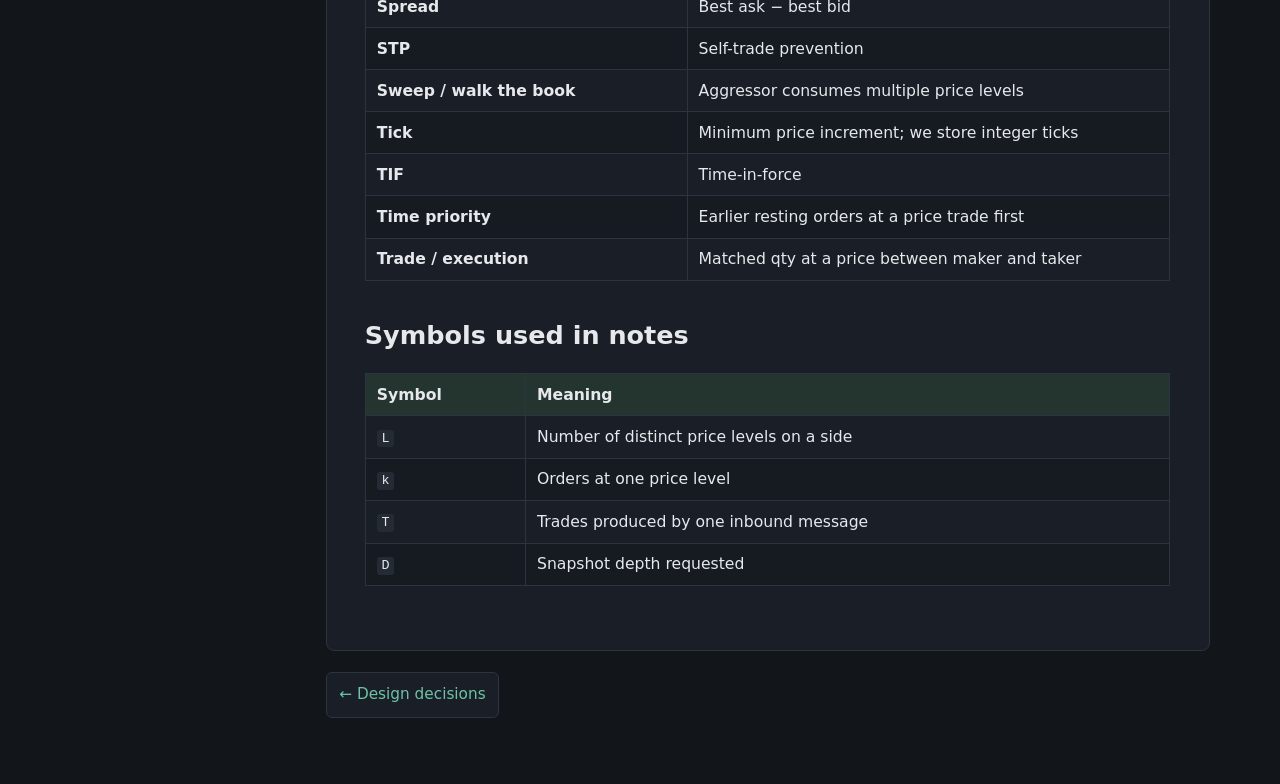
<file: theory/Theory_Glossary.html>
<!DOCTYPE html>
<html lang="en">
<head>
  <meta charset="utf-8">
  <meta name="viewport" content="width=device-width, initial-scale=1">
  <title>Glossary</title>
  <link rel="stylesheet" href="style.css">
</head>
<body>
<div class="layout">
    <aside class="sidebar">
    <a class="brand" href="index.html">LOB Theory</a>
    <div class="brand-sub">Notes for this matching engine</div>
    <div class="nav-label">Contents</div>
    <nav>
    <a href="index.html">Index</a>
    <a href="Theory_Architecture.html">Architecture</a>
    <a href="Theory_Market_Microstructure.html">Market microstructure</a>
    <a href="Theory_Order_Types_And_TIF.html">Order types & TIF</a>
    <a href="Theory_Limit_Order_Book.html">Limit order book</a>
    <a href="Theory_Matching_And_Priority.html">Matching & priority</a>
    <a href="Theory_Data_Structures.html">Data structures</a>
    <a href="Theory_Events_And_Invariants.html">Events & invariants</a>
    <a href="Theory_Systems_Cpp.html">Systems C++</a>
    <a href="Theory_Testing_And_Correctness.html">Testing</a>
    <a href="Theory_Design_Decisions.html">Design decisions</a>
    <a href="Theory_Glossary.html" class="active">Glossary</a>
    </nav>
  </aside>
  <main>
    <article>
<div class="note-meta"><span class="tag">Reference</span></div>
<h1 id="glossary">Glossary</h1>
<table>
<colgroup>
<col style="width: 40%" />
<col style="width: 60%" />
</colgroup>
<thead>
<tr class="header">
<th>Term</th>
<th>Meaning</th>
</tr>
</thead>
<tbody>
<tr class="odd">
<td><strong>Aggressor / taker</strong></td>
<td>Incoming order that trades immediately against resting liquidity</td>
</tr>
<tr class="even">
<td><strong>Ask / offer</strong></td>
<td>Sell side; resting sell limits</td>
</tr>
<tr class="odd">
<td><strong>BBO</strong></td>
<td>Best bid and offer (best bid + best ask)</td>
</tr>
<tr class="even">
<td><strong>Bid</strong></td>
<td>Buy side; resting buy limits</td>
</tr>
<tr class="odd">
<td><strong>CLOB</strong></td>
<td>Continuous limit order book</td>
</tr>
<tr class="even">
<td><strong>Crossed book</strong></td>
<td>Best bid ≥ best ask — invalid post-state for our engine</td>
</tr>
<tr class="odd">
<td><strong>Depth</strong></td>
<td>Liquidity available at successive price levels</td>
</tr>
<tr class="even">
<td><strong>FIFO</strong></td>
<td>First-in first-out within a price level (time priority)</td>
</tr>
<tr class="odd">
<td><strong>Fill</strong></td>
<td>Execution / trade against an order</td>
</tr>
<tr class="even">
<td><strong>FOK</strong></td>
<td>Fill-or-kill: full qty now or reject, no partials</td>
</tr>
<tr class="odd">
<td><strong>GTC / DAY</strong></td>
<td>Rest until cancel / until session end</td>
</tr>
<tr class="even">
<td><strong>Iceberg</strong></td>
<td>Shows partial size; refreshes display qty</td>
</tr>
<tr class="odd">
<td><strong>IOC</strong></td>
<td>Immediate-or-cancel: match now, cancel remainder</td>
</tr>
<tr class="even">
<td><strong>L1 / L2 / L3</strong></td>
<td>Top of book / aggregated depth / full order-by-order book</td>
</tr>
<tr class="odd">
<td><strong>Level</strong></td>
<td>All resting orders at one price</td>
</tr>
<tr class="even">
<td><strong>Limit order</strong></td>
<td>Cap (floor) on buy (sell) price; may rest</td>
</tr>
<tr class="odd">
<td><strong>Liquidity</strong></td>
<td>Resting size available to trade against</td>
</tr>
<tr class="even">
<td><strong>Locked market</strong></td>
<td>Best bid == best ask</td>
</tr>
<tr class="odd">
<td><strong>Lot</strong></td>
<td>Quantity quantum</td>
</tr>
<tr class="even">
<td><strong>Maker</strong></td>
<td>Resting party to a trade</td>
</tr>
<tr class="odd">
<td><strong>Market order</strong></td>
<td>Take liquidity now; no rest price</td>
</tr>
<tr class="even">
<td><strong>Marketable</strong></td>
<td>Limit that can trade immediately given BBO</td>
</tr>
<tr class="odd">
<td><strong>Matching engine</strong></td>
<td>Component that applies priority rules and emits trades</td>
</tr>
<tr class="even">
<td><strong>Midprice</strong></td>
<td>Average of best bid and best ask</td>
</tr>
<tr class="odd">
<td><strong>NBBO</strong></td>
<td>National best bid/offer (US equities consolidated)</td>
</tr>
<tr class="even">
<td><strong>Order book</strong></td>
<td>Data structure of resting orders</td>
</tr>
<tr class="odd">
<td><strong>Partial fill</strong></td>
<td>Trade for less than order’s remaining qty</td>
</tr>
<tr class="even">
<td><strong>Post-only</strong></td>
<td>Accept only if order rests (maker); reject if it would take</td>
</tr>
<tr class="odd">
<td><strong>Price priority</strong></td>
<td>Better prices match before worse</td>
</tr>
<tr class="even">
<td><strong>Price-time priority</strong></td>
<td>Price first, then arrival time</td>
</tr>
<tr class="odd">
<td><strong>Pro-rata</strong></td>
<td>Same-price allocation by size share (not our v1)</td>
</tr>
<tr class="even">
<td><strong>Resting</strong></td>
<td>Live on the book awaiting fill/cancel</td>
</tr>
<tr class="odd">
<td><strong>Spread</strong></td>
<td>Best ask − best bid</td>
</tr>
<tr class="even">
<td><strong>STP</strong></td>
<td>Self-trade prevention</td>
</tr>
<tr class="odd">
<td><strong>Sweep / walk the book</strong></td>
<td>Aggressor consumes multiple price levels</td>
</tr>
<tr class="even">
<td><strong>Tick</strong></td>
<td>Minimum price increment; we store integer ticks</td>
</tr>
<tr class="odd">
<td><strong>TIF</strong></td>
<td>Time-in-force</td>
</tr>
<tr class="even">
<td><strong>Time priority</strong></td>
<td>Earlier resting orders at a price trade first</td>
</tr>
<tr class="odd">
<td><strong>Trade / execution</strong></td>
<td>Matched qty at a price between maker and taker</td>
</tr>
</tbody>
</table>
<h2 id="symbols-used-in-notes">Symbols used in notes</h2>
<table>
<thead>
<tr class="header">
<th>Symbol</th>
<th>Meaning</th>
</tr>
</thead>
<tbody>
<tr class="odd">
<td><code>L</code></td>
<td>Number of distinct price levels on a side</td>
</tr>
<tr class="even">
<td><code>k</code></td>
<td>Orders at one price level</td>
</tr>
<tr class="odd">
<td><code>T</code></td>
<td>Trades produced by one inbound message</td>
</tr>
<tr class="even">
<td><code>D</code></td>
<td>Snapshot depth requested</td>
</tr>
</tbody>
</table>

    </article>
  <nav class="pager">
    <a href="Theory_Design_Decisions.html">← Design decisions</a>
    <span class="spacer"></span>
    <span></span>
  </nav>
  </main>
</div>
</body>
</html>
</file>
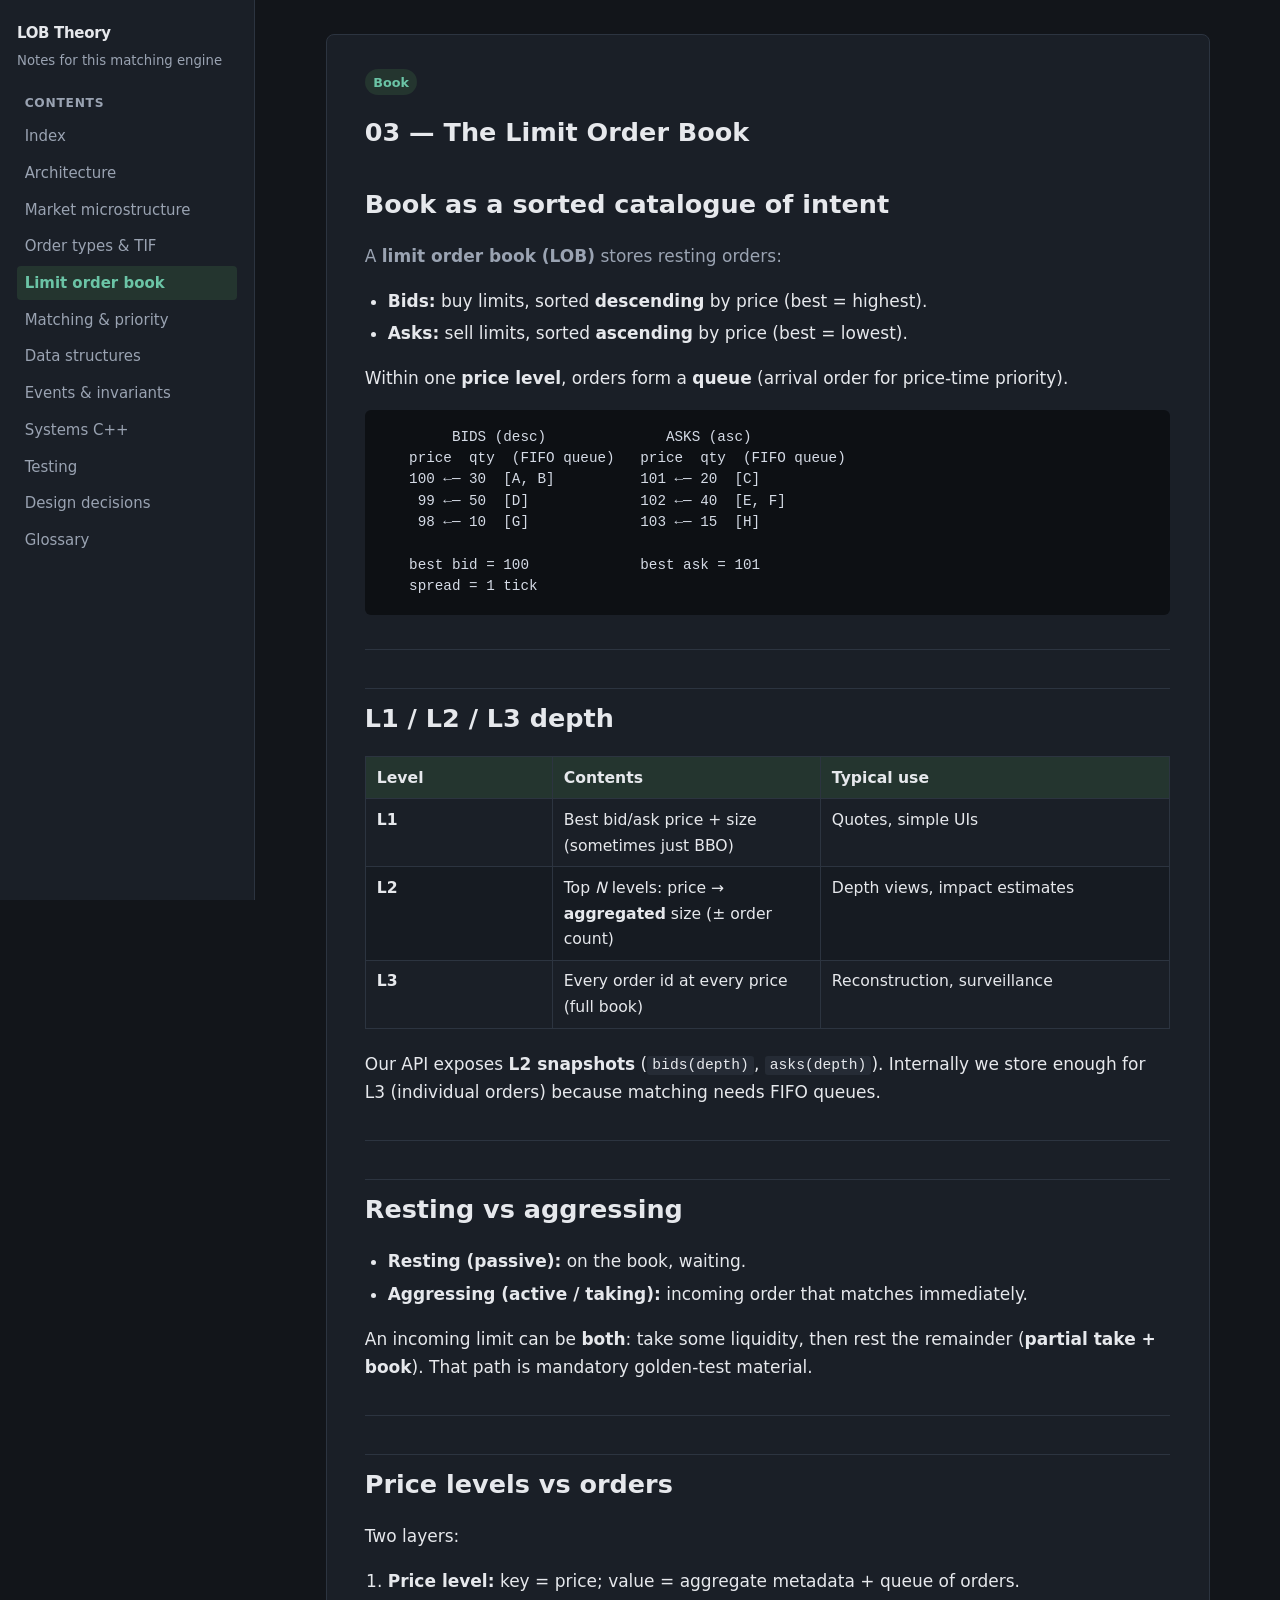
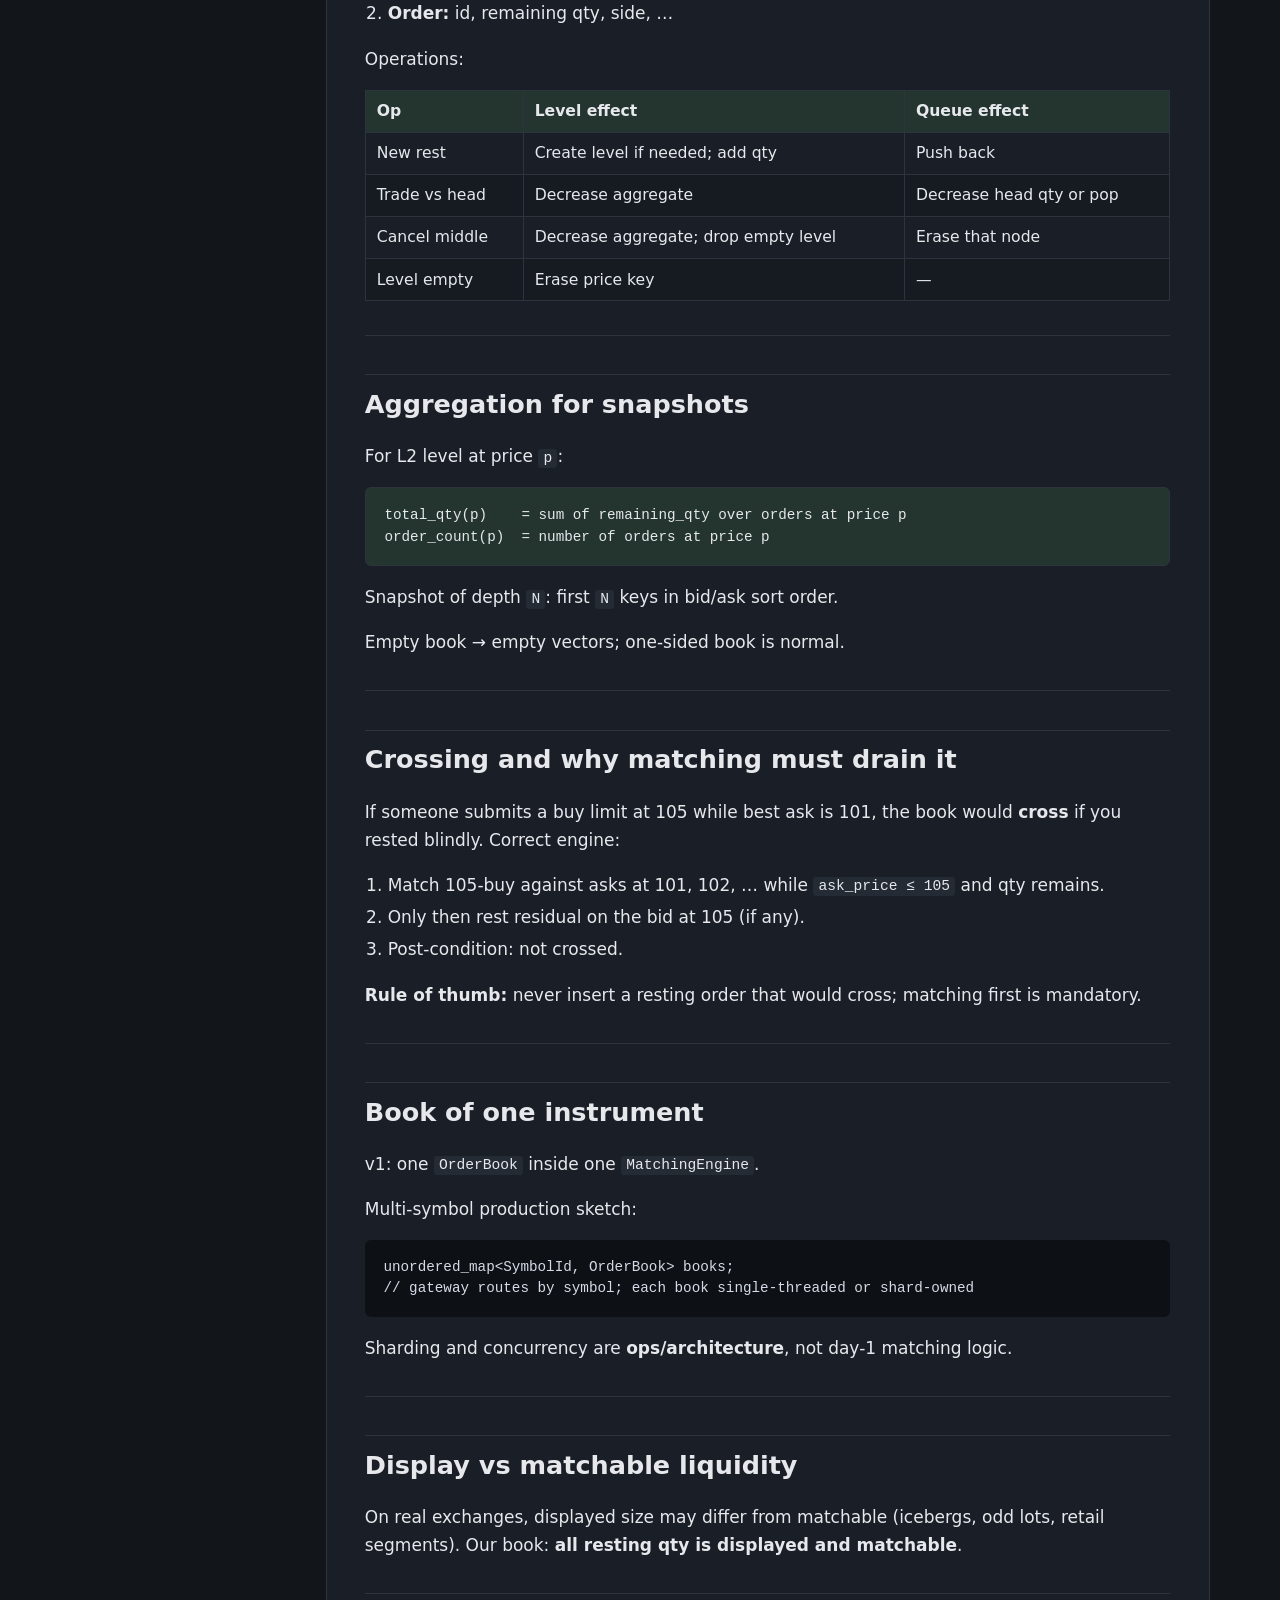
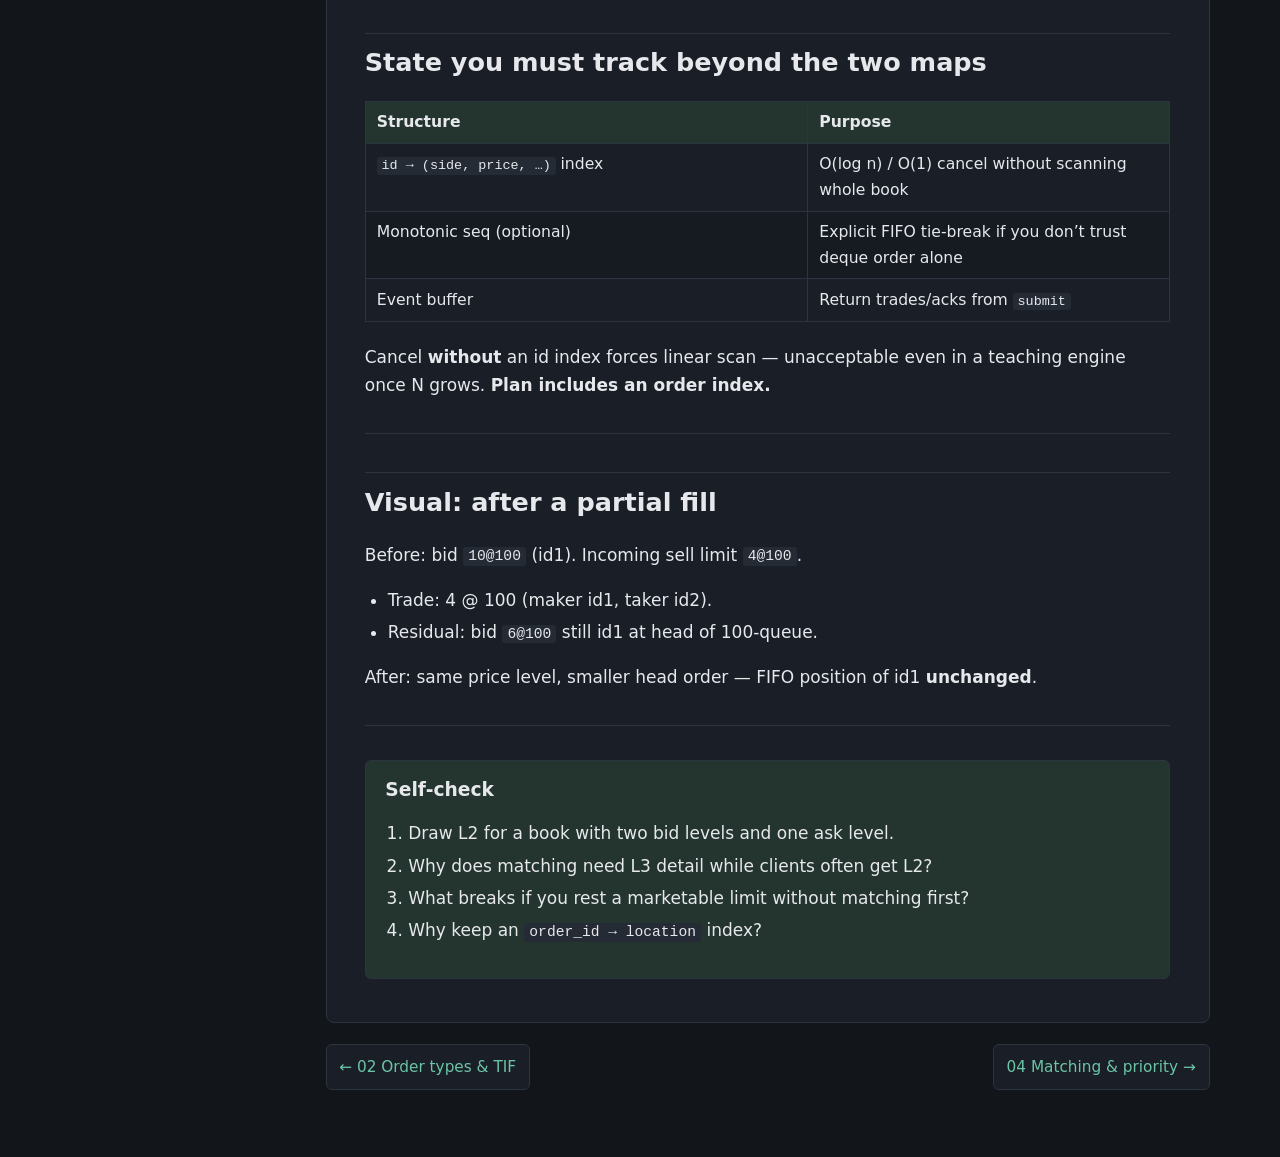
<file: theory/Theory_Limit_Order_Book.html>
<!DOCTYPE html>
<html lang="en">
<head>
  <meta charset="utf-8">
  <meta name="viewport" content="width=device-width, initial-scale=1">
  <title>03 — The Limit Order Book</title>
  <link rel="stylesheet" href="style.css">
</head>
<body>
<div class="layout">
    <aside class="sidebar">
    <a class="brand" href="index.html">LOB Theory</a>
    <div class="brand-sub">Notes for this matching engine</div>
    <div class="nav-label">Contents</div>
    <nav>
    <a href="index.html">Index</a>
    <a href="Theory_Architecture.html">Architecture</a>
    <a href="Theory_Market_Microstructure.html">Market microstructure</a>
    <a href="Theory_Order_Types_And_TIF.html">Order types & TIF</a>
    <a href="Theory_Limit_Order_Book.html" class="active">Limit order book</a>
    <a href="Theory_Matching_And_Priority.html">Matching & priority</a>
    <a href="Theory_Data_Structures.html">Data structures</a>
    <a href="Theory_Events_And_Invariants.html">Events & invariants</a>
    <a href="Theory_Systems_Cpp.html">Systems C++</a>
    <a href="Theory_Testing_And_Correctness.html">Testing</a>
    <a href="Theory_Design_Decisions.html">Design decisions</a>
    <a href="Theory_Glossary.html">Glossary</a>
    </nav>
  </aside>
  <main>
    <article>
<div class="note-meta"><span class="tag">Book</span></div>
<h1 id="the-limit-order-book">03 — The Limit Order Book</h1>
<h2 id="book-as-a-sorted-catalogue-of-intent">Book as a sorted catalogue of intent</h2>
<p>A <strong>limit order book (LOB)</strong> stores resting orders:</p>
<ul>
<li><strong>Bids:</strong> buy limits, sorted <strong>descending</strong> by price (best = highest).</li>
<li><strong>Asks:</strong> sell limits, sorted <strong>ascending</strong> by price (best = lowest).</li>
</ul>
<p>Within one <strong>price level</strong>, orders form a <strong>queue</strong> (arrival order for price-time priority).</p>
<pre class="text"><code>        BIDS (desc)              ASKS (asc)
   price  qty  (FIFO queue)   price  qty  (FIFO queue)
   100 ←─ 30  [A, B]          101 ←─ 20  [C]
    99 ←─ 50  [D]             102 ←─ 40  [E, F]
    98 ←─ 10  [G]             103 ←─ 15  [H]

   best bid = 100             best ask = 101
   spread = 1 tick</code></pre>
<hr />
<h2 id="l1-l2-l3-depth">L1 / L2 / L3 depth</h2>
<table>
<colgroup>
<col style="width: 23%" />
<col style="width: 33%" />
<col style="width: 43%" />
</colgroup>
<thead>
<tr class="header">
<th>Level</th>
<th>Contents</th>
<th>Typical use</th>
</tr>
</thead>
<tbody>
<tr class="odd">
<td><strong>L1</strong></td>
<td>Best bid/ask price + size (sometimes just BBO)</td>
<td>Quotes, simple UIs</td>
</tr>
<tr class="even">
<td><strong>L2</strong></td>
<td>Top <em>N</em> levels: price → <strong>aggregated</strong> size (± order count)</td>
<td>Depth views, impact estimates</td>
</tr>
<tr class="odd">
<td><strong>L3</strong></td>
<td>Every order id at every price (full book)</td>
<td>Reconstruction, surveillance</td>
</tr>
</tbody>
</table>
<p>Our API exposes <strong>L2 snapshots</strong> (<code>bids(depth)</code>, <code>asks(depth)</code>). Internally we store enough for L3 (individual orders) because matching needs FIFO queues.</p>
<hr />
<h2 id="resting-vs-aggressing">Resting vs aggressing</h2>
<ul>
<li><strong>Resting (passive):</strong> on the book, waiting.</li>
<li><strong>Aggressing (active / taking):</strong> incoming order that matches immediately.</li>
</ul>
<p>An incoming limit can be <strong>both</strong>: take some liquidity, then rest the remainder (<strong>partial take + book</strong>). That path is mandatory golden-test material.</p>
<hr />
<h2 id="price-levels-vs-orders">Price levels vs orders</h2>
<p>Two layers:</p>
<ol type="1">
<li><strong>Price level:</strong> key = price; value = aggregate metadata + queue of orders.</li>
<li><strong>Order:</strong> id, remaining qty, side, …</li>
</ol>
<p>Operations:</p>
<table>
<thead>
<tr class="header">
<th>Op</th>
<th>Level effect</th>
<th>Queue effect</th>
</tr>
</thead>
<tbody>
<tr class="odd">
<td>New rest</td>
<td>Create level if needed; add qty</td>
<td>Push back</td>
</tr>
<tr class="even">
<td>Trade vs head</td>
<td>Decrease aggregate</td>
<td>Decrease head qty or pop</td>
</tr>
<tr class="odd">
<td>Cancel middle</td>
<td>Decrease aggregate; drop empty level</td>
<td>Erase that node</td>
</tr>
<tr class="even">
<td>Level empty</td>
<td>Erase price key</td>
<td>—</td>
</tr>
</tbody>
</table>
<hr />
<h2 id="aggregation-for-snapshots">Aggregation for snapshots</h2>
<p>For L2 level at price <code>p</code>:</p>
<pre class="formula">total_qty(p)    = sum of remaining_qty over orders at price p
order_count(p)  = number of orders at price p</pre>
<p>Snapshot of depth <code>N</code>: first <code>N</code> keys in bid/ask sort order.</p>
<p>Empty book → empty vectors; one-sided book is normal.</p>
<hr />
<h2 id="crossing-and-why-matching-must-drain-it">Crossing and why matching must drain it</h2>
<p>If someone submits a buy limit at 105 while best ask is 101, the book would <strong>cross</strong> if you rested blindly. Correct engine:</p>
<ol type="1">
<li>Match 105-buy against asks at 101, 102, … while <code>ask_price ≤ 105</code> and qty remains.</li>
<li>Only then rest residual on the bid at 105 (if any).</li>
<li>Post-condition: not crossed.</li>
</ol>
<p><strong>Rule of thumb:</strong> never insert a resting order that would cross; matching first is mandatory.</p>
<hr />
<h2 id="book-of-one-instrument">Book of one instrument</h2>
<p>v1: one <code>OrderBook</code> inside one <code>MatchingEngine</code>.</p>
<p>Multi-symbol production sketch:</p>
<pre class="text"><code>unordered_map&lt;SymbolId, OrderBook&gt; books;
// gateway routes by symbol; each book single-threaded or shard-owned</code></pre>
<p>Sharding and concurrency are <strong>ops/architecture</strong>, not day-1 matching logic.</p>
<hr />
<h2 id="display-vs-matchable-liquidity">Display vs matchable liquidity</h2>
<p>On real exchanges, displayed size may differ from matchable (icebergs, odd lots, retail segments). Our book: <strong>all resting qty is displayed and matchable</strong>.</p>
<hr />
<h2 id="state-you-must-track-beyond-the-two-maps">State you must track beyond the two maps</h2>
<table>
<colgroup>
<col style="width: 55%" />
<col style="width: 45%" />
</colgroup>
<thead>
<tr class="header">
<th>Structure</th>
<th>Purpose</th>
</tr>
</thead>
<tbody>
<tr class="odd">
<td><code>id → (side, price, …)</code> index</td>
<td>O(log n) / O(1) cancel without scanning whole book</td>
</tr>
<tr class="even">
<td>Monotonic seq (optional)</td>
<td>Explicit FIFO tie-break if you don’t trust deque order alone</td>
</tr>
<tr class="odd">
<td>Event buffer</td>
<td>Return trades/acks from <code>submit</code></td>
</tr>
</tbody>
</table>
<p>Cancel <strong>without</strong> an id index forces linear scan — unacceptable even in a teaching engine once N grows. <strong>Plan includes an order index.</strong></p>
<hr />
<h2 id="visual-after-a-partial-fill">Visual: after a partial fill</h2>
<p>Before: bid <code>10@100</code> (id1). Incoming sell limit <code>4@100</code>.</p>
<ul>
<li>Trade: 4 @ 100 (maker id1, taker id2).</li>
<li>Residual: bid <code>6@100</code> still id1 at head of 100-queue.</li>
</ul>
<p>After: same price level, smaller head order — FIFO position of id1 <strong>unchanged</strong>.</p>
<hr />
<div class="self-check"><h2 id="self-check">Self-check</h2>
<ol type="1">
<li>Draw L2 for a book with two bid levels and one ask level.</li>
<li>Why does matching need L3 detail while clients often get L2?</li>
<li>What breaks if you rest a marketable limit without matching first?</li>
<li>Why keep an <code>order_id → location</code> index?</li>
</ol>
</div>
    </article>
  <nav class="pager">
    <a href="Theory_Order_Types_And_TIF.html">← 02 Order types & TIF</a>
    <span class="spacer"></span>
    <a href="Theory_Matching_And_Priority.html">04 Matching & priority →</a>
  </nav>
  </main>
</div>
</body>
</html>
</file>
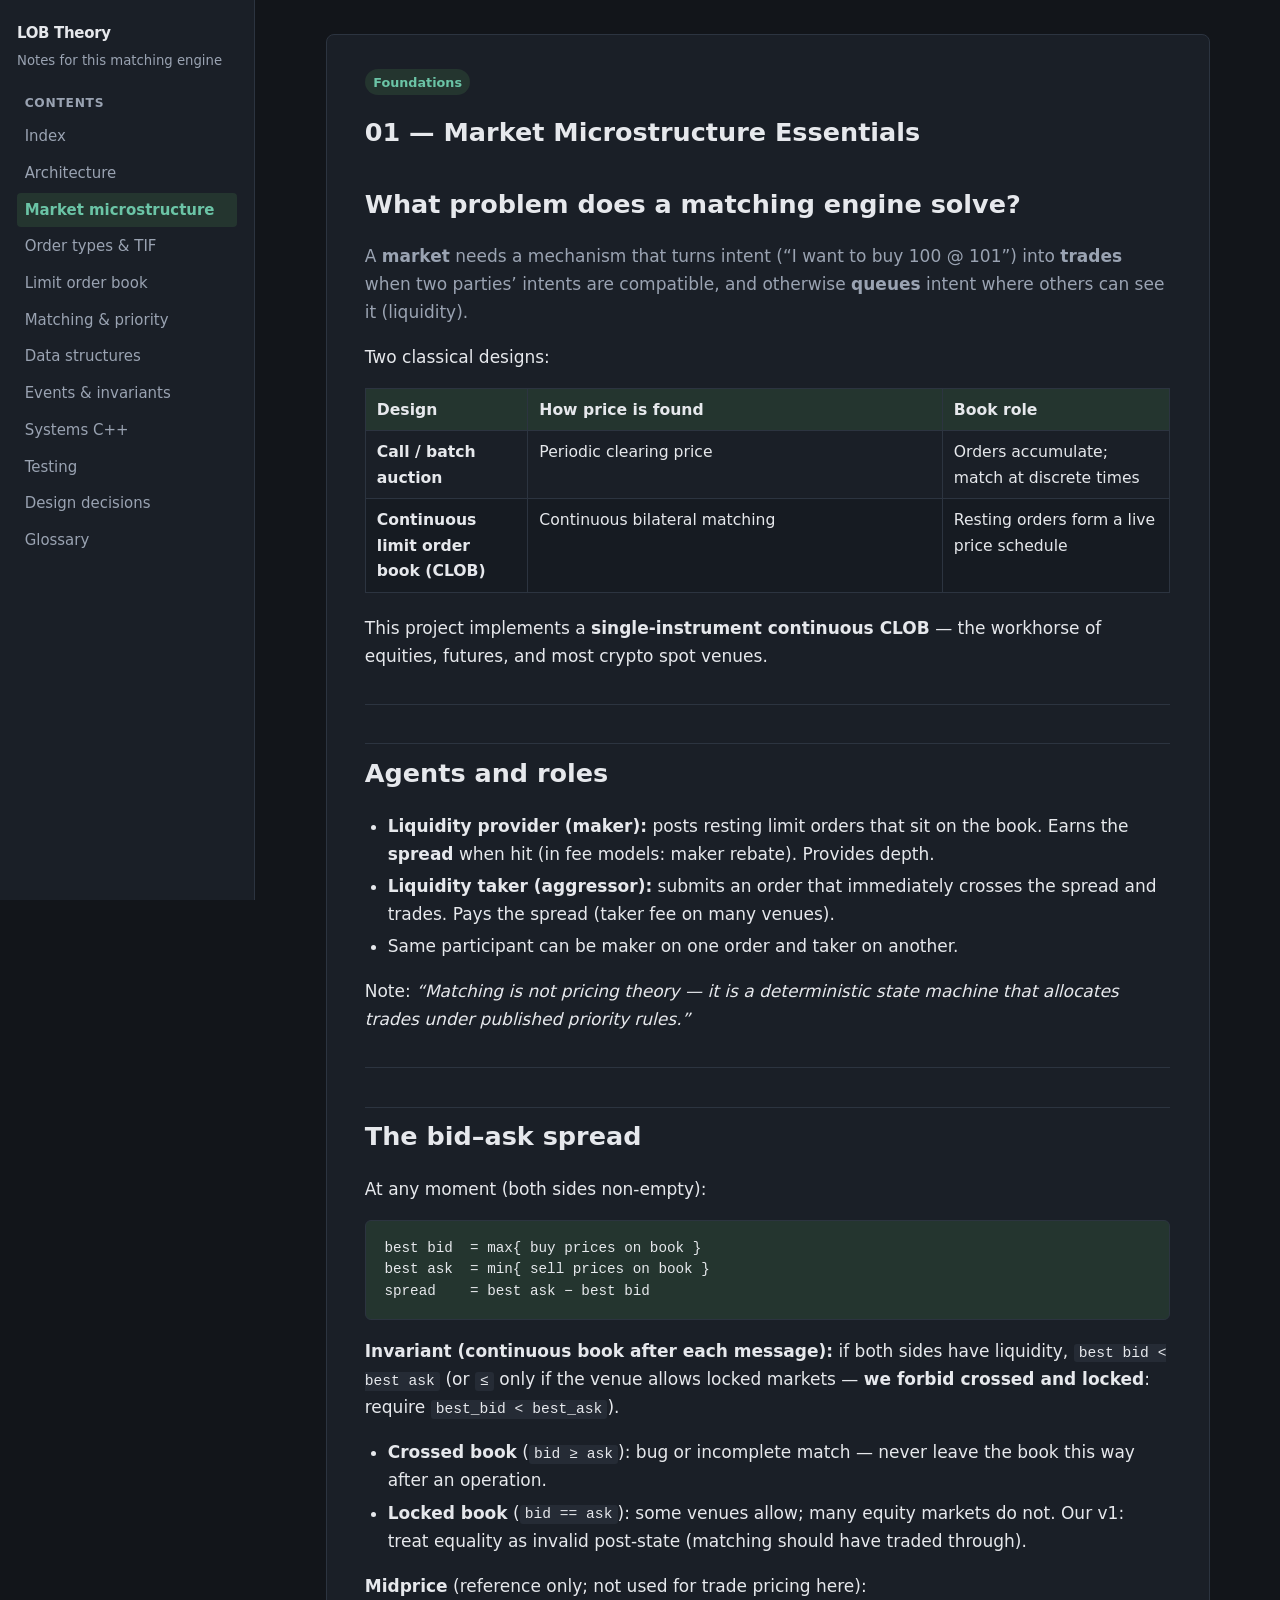
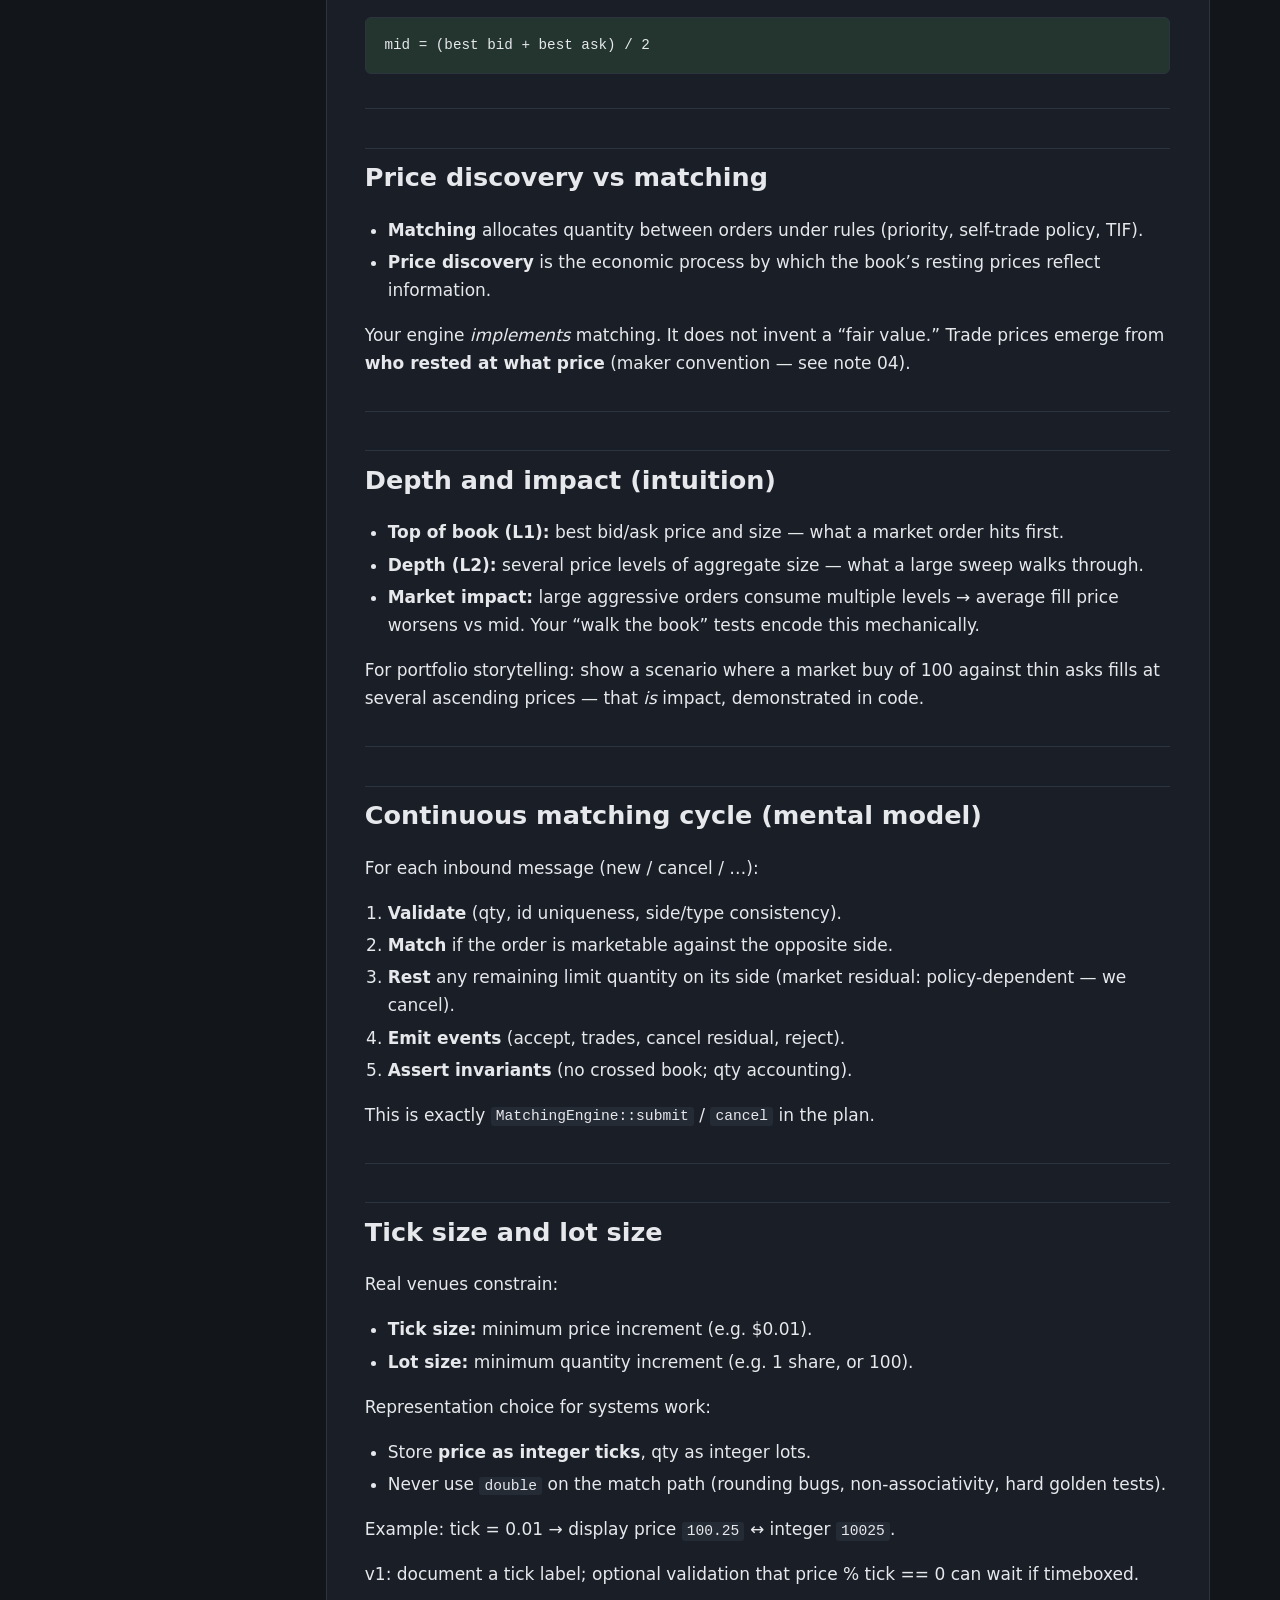
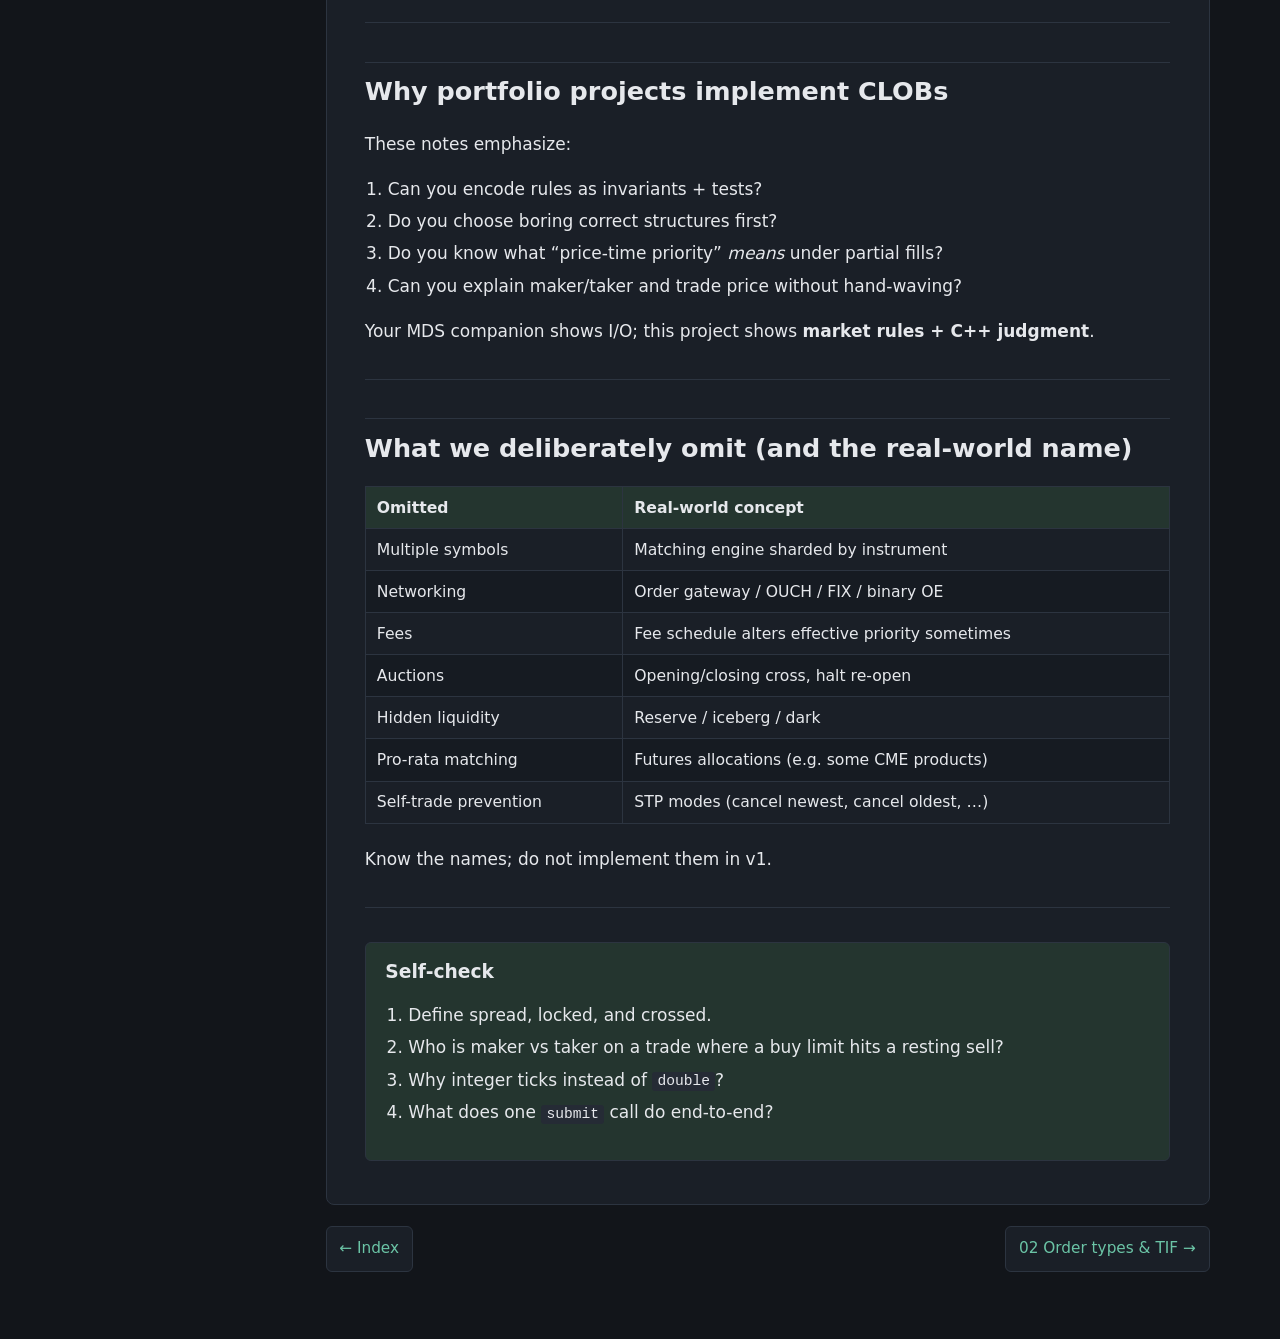
<file: theory/Theory_Market_Microstructure.html>
<!DOCTYPE html>
<html lang="en">
<head>
  <meta charset="utf-8">
  <meta name="viewport" content="width=device-width, initial-scale=1">
  <title>01 — Market Microstructure Essentials</title>
  <link rel="stylesheet" href="style.css">
</head>
<body>
<div class="layout">
    <aside class="sidebar">
    <a class="brand" href="index.html">LOB Theory</a>
    <div class="brand-sub">Notes for this matching engine</div>
    <div class="nav-label">Contents</div>
    <nav>
    <a href="index.html">Index</a>
    <a href="Theory_Architecture.html">Architecture</a>
    <a href="Theory_Market_Microstructure.html" class="active">Market microstructure</a>
    <a href="Theory_Order_Types_And_TIF.html">Order types & TIF</a>
    <a href="Theory_Limit_Order_Book.html">Limit order book</a>
    <a href="Theory_Matching_And_Priority.html">Matching & priority</a>
    <a href="Theory_Data_Structures.html">Data structures</a>
    <a href="Theory_Events_And_Invariants.html">Events & invariants</a>
    <a href="Theory_Systems_Cpp.html">Systems C++</a>
    <a href="Theory_Testing_And_Correctness.html">Testing</a>
    <a href="Theory_Design_Decisions.html">Design decisions</a>
    <a href="Theory_Glossary.html">Glossary</a>
    </nav>
  </aside>
  <main>
    <article>
<div class="note-meta"><span class="tag">Foundations</span></div>
<h1 id="market-microstructure-essentials">01 — Market Microstructure Essentials</h1>
<h2 id="what-problem-does-a-matching-engine-solve">What problem does a matching engine solve?</h2>
<p>A <strong>market</strong> needs a mechanism that turns intent (“I want to buy 100 @ 101”) into <strong>trades</strong> when two parties’ intents are compatible, and otherwise <strong>queues</strong> intent where others can see it (liquidity).</p>
<p>Two classical designs:</p>
<table style="width:100%;">
<colgroup>
<col style="width: 20%" />
<col style="width: 51%" />
<col style="width: 28%" />
</colgroup>
<thead>
<tr class="header">
<th>Design</th>
<th>How price is found</th>
<th>Book role</th>
</tr>
</thead>
<tbody>
<tr class="odd">
<td><strong>Call / batch auction</strong></td>
<td>Periodic clearing price</td>
<td>Orders accumulate; match at discrete times</td>
</tr>
<tr class="even">
<td><strong>Continuous limit order book (CLOB)</strong></td>
<td>Continuous bilateral matching</td>
<td>Resting orders form a live price schedule</td>
</tr>
</tbody>
</table>
<p>This project implements a <strong>single-instrument continuous CLOB</strong> — the workhorse of equities, futures, and most crypto spot venues.</p>
<hr />
<h2 id="agents-and-roles">Agents and roles</h2>
<ul>
<li><strong>Liquidity provider (maker):</strong> posts resting limit orders that sit on the book. Earns the <strong>spread</strong> when hit (in fee models: maker rebate). Provides depth.</li>
<li><strong>Liquidity taker (aggressor):</strong> submits an order that immediately crosses the spread and trades. Pays the spread (taker fee on many venues).</li>
<li>Same participant can be maker on one order and taker on another.</li>
</ul>
<p>Note: <em>“Matching is not pricing theory — it is a deterministic state machine that allocates trades under published priority rules.”</em></p>
<hr />
<h2 id="the-bidask-spread">The bid–ask spread</h2>
<p>At any moment (both sides non-empty):</p>
<pre class="formula">best bid  = max{ buy prices on book }
best ask  = min{ sell prices on book }
spread    = best ask − best bid</pre>
<p><strong>Invariant (continuous book after each message):</strong> if both sides have liquidity, <code>best bid &lt; best ask</code> (or <code>≤</code> only if the venue allows locked markets — <strong>we forbid crossed and locked</strong>: require <code>best_bid &lt; best_ask</code>).</p>
<ul>
<li><strong>Crossed book</strong> (<code>bid ≥ ask</code>): bug or incomplete match — never leave the book this way after an operation.</li>
<li><strong>Locked book</strong> (<code>bid == ask</code>): some venues allow; many equity markets do not. Our v1: treat equality as invalid post-state (matching should have traded through).</li>
</ul>
<p><strong>Midprice</strong> (reference only; not used for trade pricing here):</p>
<pre class="formula">mid = (best bid + best ask) / 2</pre>
<hr />
<h2 id="price-discovery-vs-matching">Price discovery vs matching</h2>
<ul>
<li><strong>Matching</strong> allocates quantity between orders under rules (priority, self-trade policy, TIF).</li>
<li><strong>Price discovery</strong> is the economic process by which the book’s resting prices reflect information.</li>
</ul>
<p>Your engine <em>implements</em> matching. It does not invent a “fair value.” Trade prices emerge from <strong>who rested at what price</strong> (maker convention — see note 04).</p>
<hr />
<h2 id="depth-and-impact-intuition">Depth and impact (intuition)</h2>
<ul>
<li><strong>Top of book (L1):</strong> best bid/ask price and size — what a market order hits first.</li>
<li><strong>Depth (L2):</strong> several price levels of aggregate size — what a large sweep walks through.</li>
<li><strong>Market impact:</strong> large aggressive orders consume multiple levels → average fill price worsens vs mid. Your “walk the book” tests encode this mechanically.</li>
</ul>
<p>For portfolio storytelling: show a scenario where a market buy of 100 against thin asks fills at several ascending prices — that <em>is</em> impact, demonstrated in code.</p>
<hr />
<h2 id="continuous-matching-cycle-mental-model">Continuous matching cycle (mental model)</h2>
<p>For each inbound message (new / cancel / …):</p>
<ol type="1">
<li><strong>Validate</strong> (qty, id uniqueness, side/type consistency).</li>
<li><strong>Match</strong> if the order is marketable against the opposite side.</li>
<li><strong>Rest</strong> any remaining limit quantity on its side (market residual: policy-dependent — we cancel).</li>
<li><strong>Emit events</strong> (accept, trades, cancel residual, reject).</li>
<li><strong>Assert invariants</strong> (no crossed book; qty accounting).</li>
</ol>
<p>This is exactly <code>MatchingEngine::submit</code> / <code>cancel</code> in the plan.</p>
<hr />
<h2 id="tick-size-and-lot-size">Tick size and lot size</h2>
<p>Real venues constrain:</p>
<ul>
<li><strong>Tick size:</strong> minimum price increment (e.g. $0.01).</li>
<li><strong>Lot size:</strong> minimum quantity increment (e.g. 1 share, or 100).</li>
</ul>
<p>Representation choice for systems work:</p>
<ul>
<li>Store <strong>price as integer ticks</strong>, qty as integer lots.</li>
<li>Never use <code>double</code> on the match path (rounding bugs, non-associativity, hard golden tests).</li>
</ul>
<p>Example: tick = 0.01 → display price <code>100.25</code> ↔︎ integer <code>10025</code>.</p>
<p>v1: document a tick label; optional validation that price % tick == 0 can wait if timeboxed.</p>
<hr />
<h2 id="why-portfolio-projects-implement-clobs">Why portfolio projects implement CLOBs</h2>
<p>These notes emphasize:</p>
<ol type="1">
<li>Can you encode rules as invariants + tests?</li>
<li>Do you choose boring correct structures first?</li>
<li>Do you know what “price-time priority” <em>means</em> under partial fills?</li>
<li>Can you explain maker/taker and trade price without hand-waving?</li>
</ol>
<p>Your MDS companion shows I/O; this project shows <strong>market rules + C++ judgment</strong>.</p>
<hr />
<h2 id="what-we-deliberately-omit-and-the-real-world-name">What we deliberately omit (and the real-world name)</h2>
<table>
<thead>
<tr class="header">
<th>Omitted</th>
<th>Real-world concept</th>
</tr>
</thead>
<tbody>
<tr class="odd">
<td>Multiple symbols</td>
<td>Matching engine sharded by instrument</td>
</tr>
<tr class="even">
<td>Networking</td>
<td>Order gateway / OUCH / FIX / binary OE</td>
</tr>
<tr class="odd">
<td>Fees</td>
<td>Fee schedule alters effective priority sometimes</td>
</tr>
<tr class="even">
<td>Auctions</td>
<td>Opening/closing cross, halt re-open</td>
</tr>
<tr class="odd">
<td>Hidden liquidity</td>
<td>Reserve / iceberg / dark</td>
</tr>
<tr class="even">
<td>Pro-rata matching</td>
<td>Futures allocations (e.g. some CME products)</td>
</tr>
<tr class="odd">
<td>Self-trade prevention</td>
<td>STP modes (cancel newest, cancel oldest, …)</td>
</tr>
</tbody>
</table>
<p>Know the names; do not implement them in v1.</p>
<hr />
<div class="self-check"><h2 id="self-check">Self-check</h2>
<ol type="1">
<li>Define spread, locked, and crossed.</li>
<li>Who is maker vs taker on a trade where a buy limit hits a resting sell?</li>
<li>Why integer ticks instead of <code>double</code>?</li>
<li>What does one <code>submit</code> call do end-to-end?</li>
</ol>
</div>
    </article>
  <nav class="pager">
    <a href="index.html">← Index</a>
    <span class="spacer"></span>
    <a href="Theory_Order_Types_And_TIF.html">02 Order types & TIF →</a>
  </nav>
  </main>
</div>
</body>
</html>
</file>
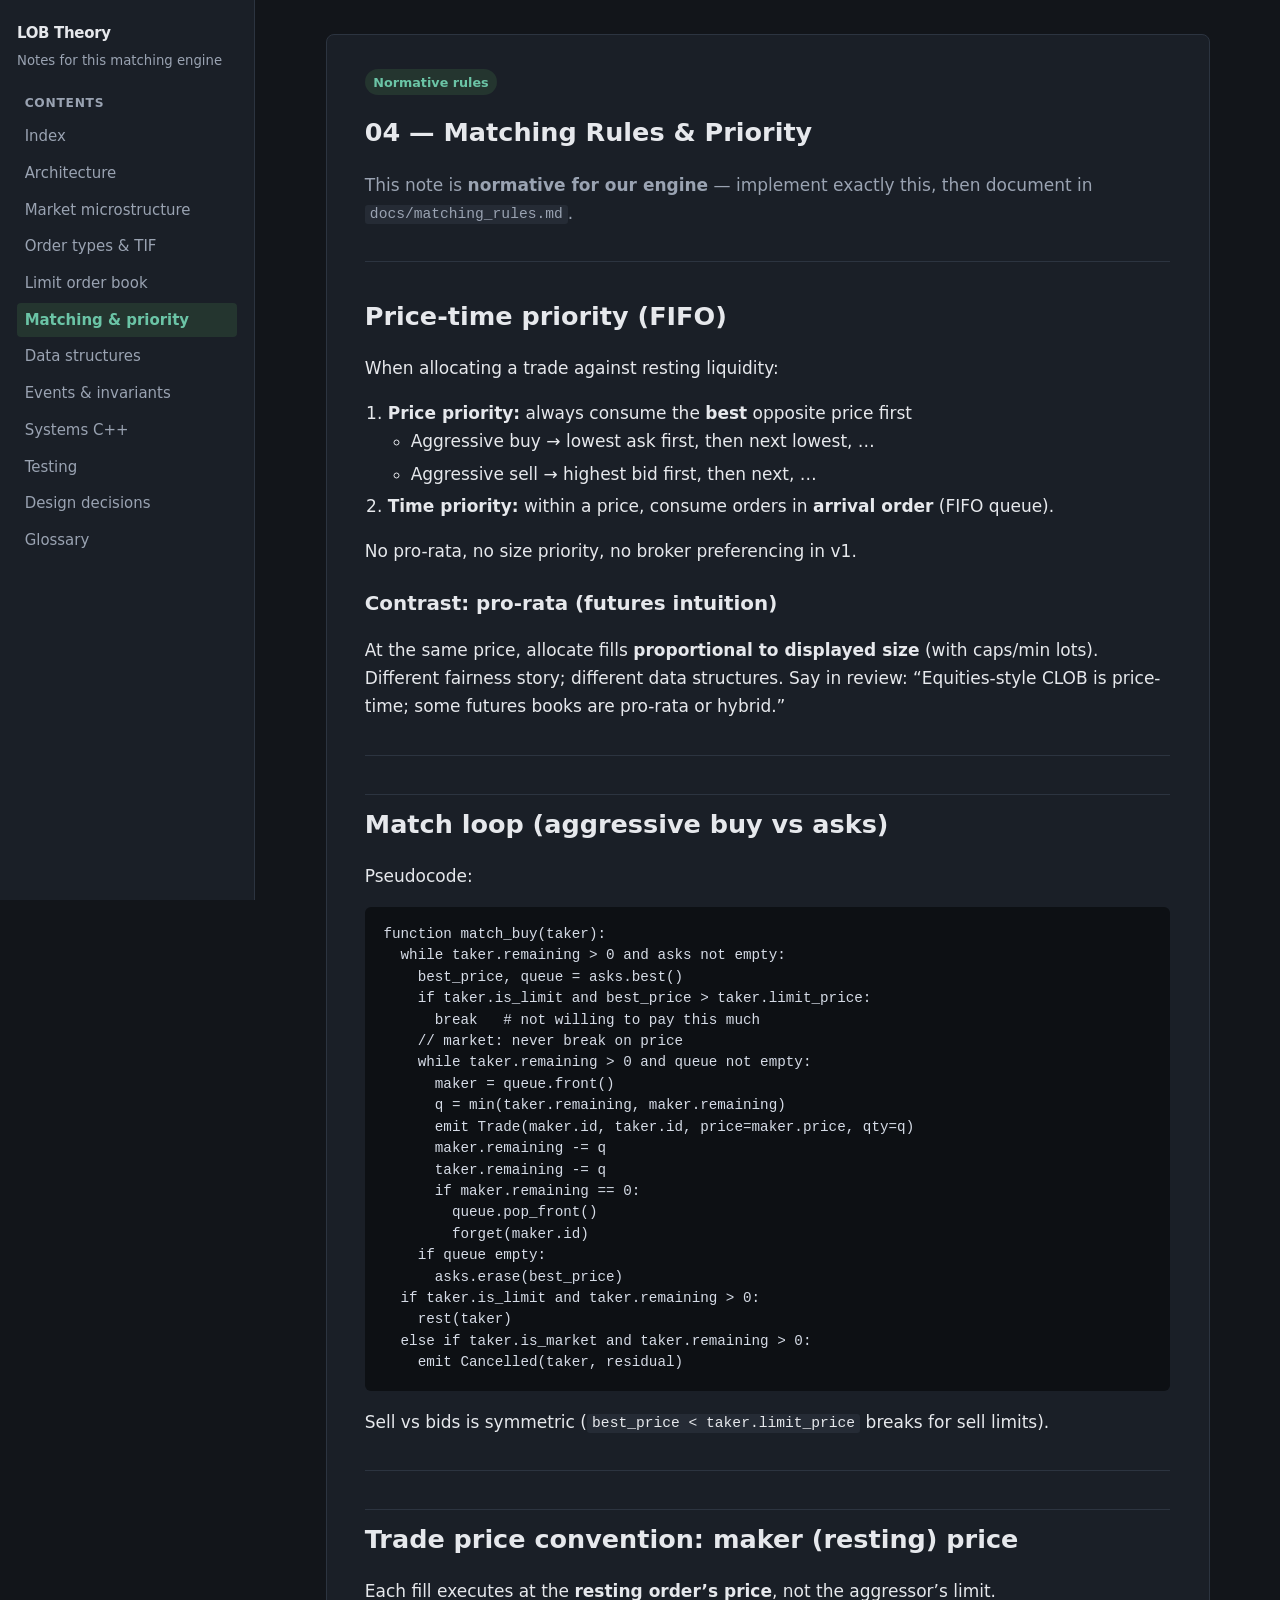
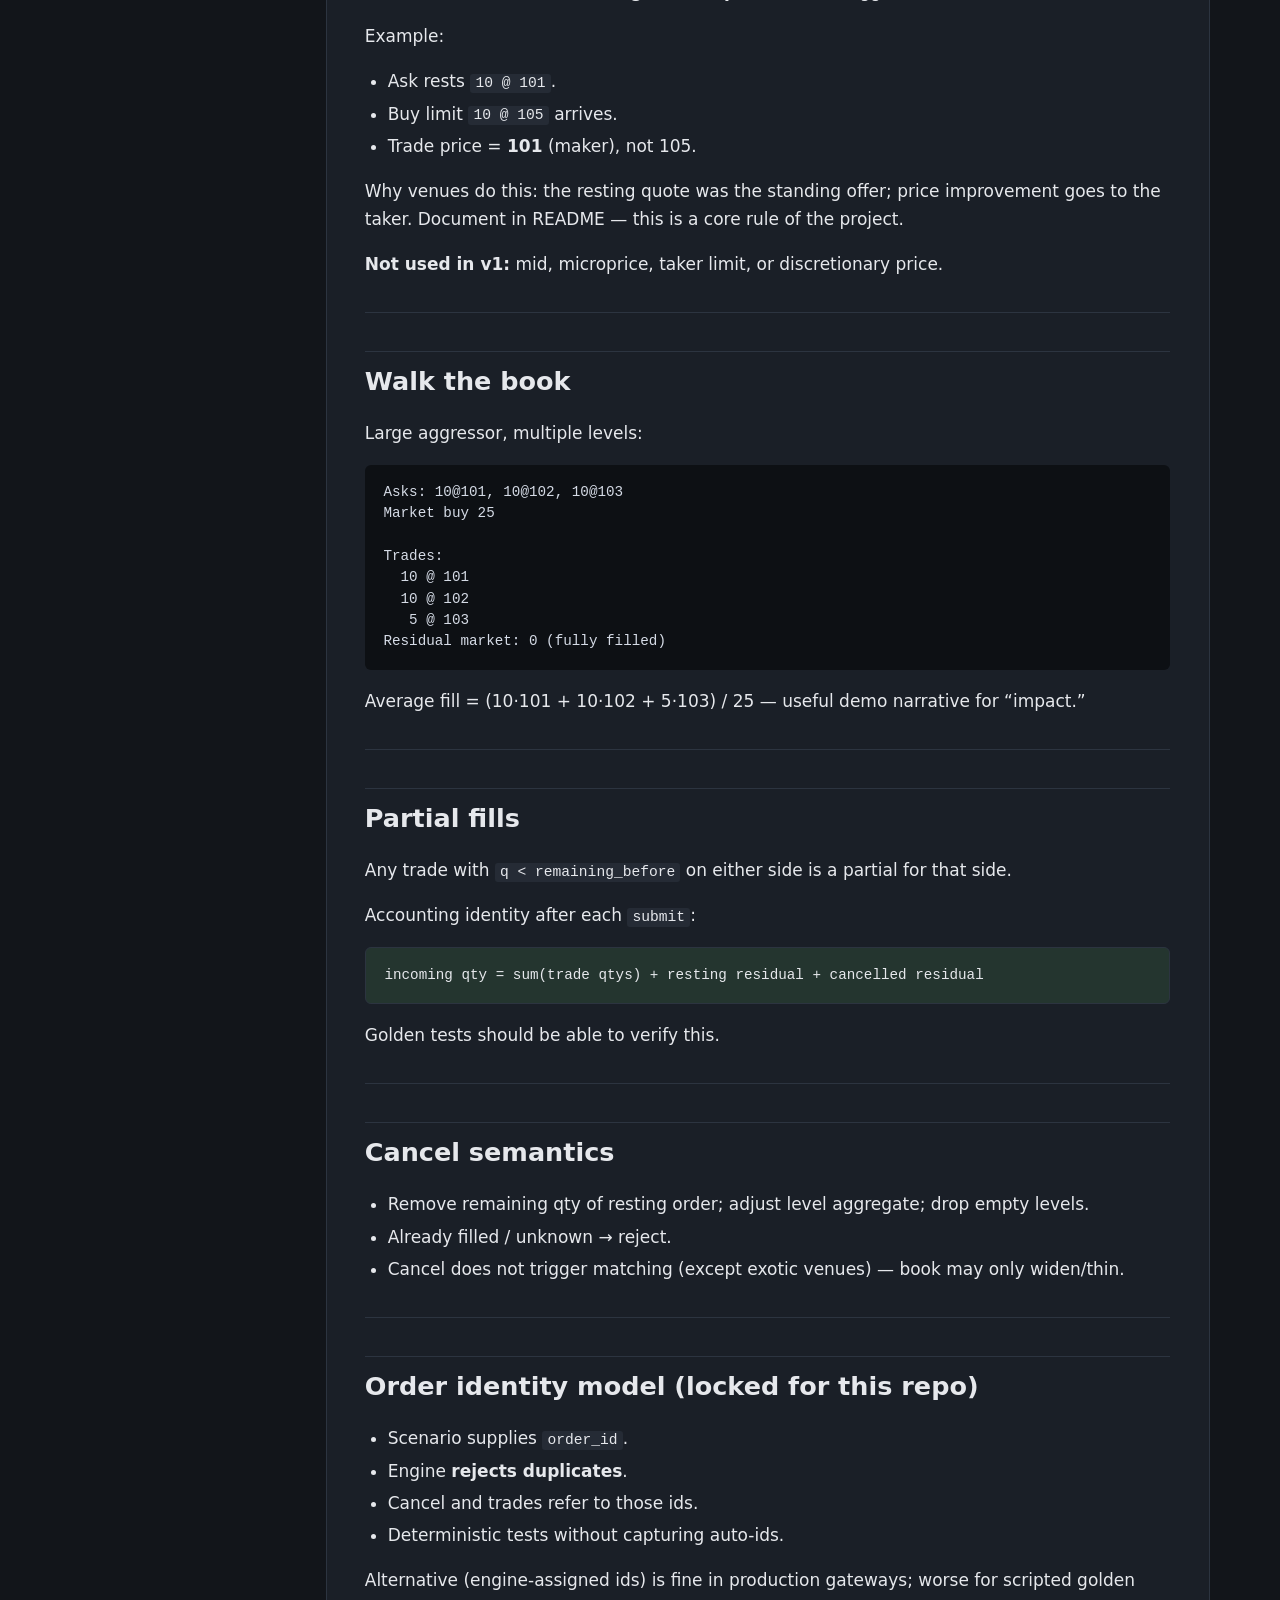
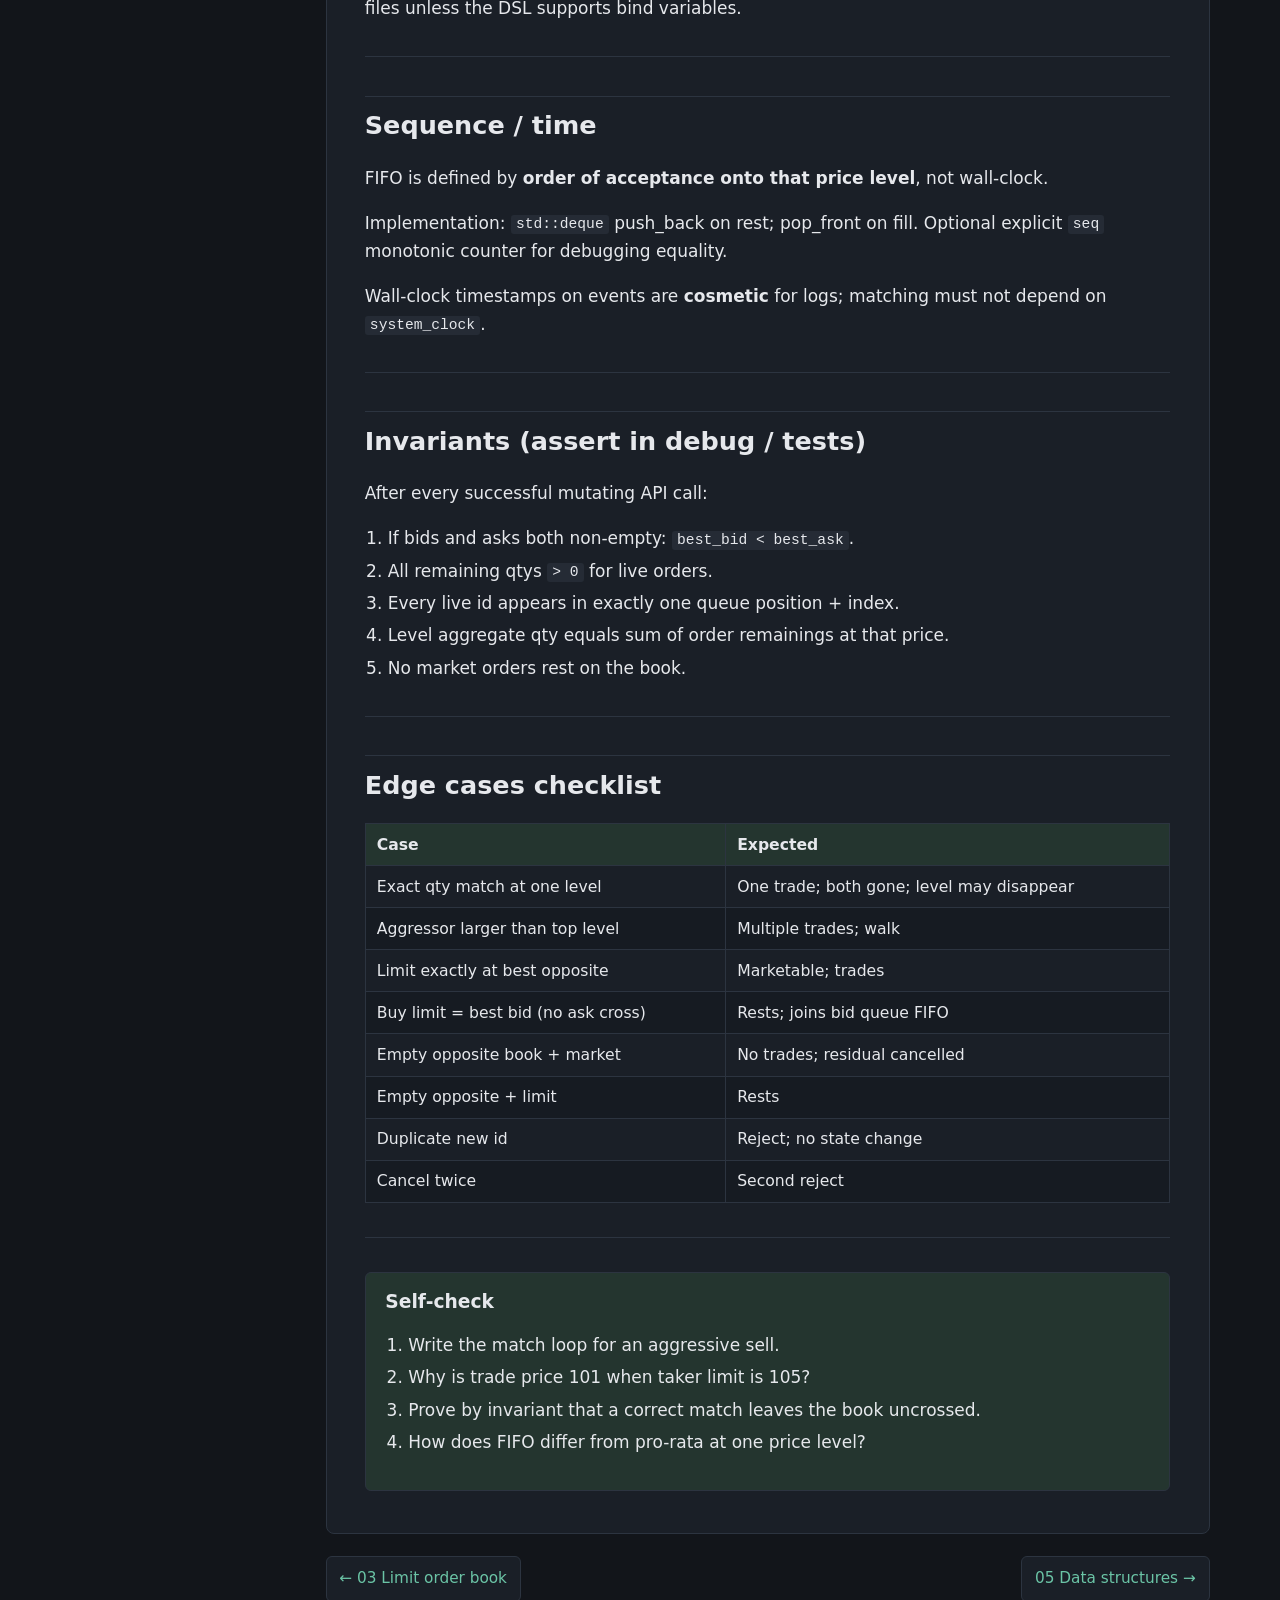
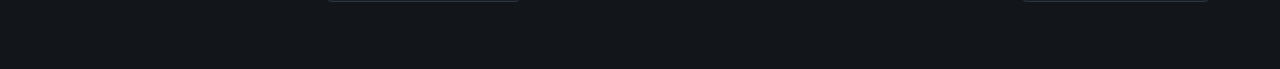
<file: theory/Theory_Matching_And_Priority.html>
<!DOCTYPE html>
<html lang="en">
<head>
  <meta charset="utf-8">
  <meta name="viewport" content="width=device-width, initial-scale=1">
  <title>04 — Matching Rules & Priority</title>
  <link rel="stylesheet" href="style.css">
</head>
<body>
<div class="layout">
    <aside class="sidebar">
    <a class="brand" href="index.html">LOB Theory</a>
    <div class="brand-sub">Notes for this matching engine</div>
    <div class="nav-label">Contents</div>
    <nav>
    <a href="index.html">Index</a>
    <a href="Theory_Architecture.html">Architecture</a>
    <a href="Theory_Market_Microstructure.html">Market microstructure</a>
    <a href="Theory_Order_Types_And_TIF.html">Order types & TIF</a>
    <a href="Theory_Limit_Order_Book.html">Limit order book</a>
    <a href="Theory_Matching_And_Priority.html" class="active">Matching & priority</a>
    <a href="Theory_Data_Structures.html">Data structures</a>
    <a href="Theory_Events_And_Invariants.html">Events & invariants</a>
    <a href="Theory_Systems_Cpp.html">Systems C++</a>
    <a href="Theory_Testing_And_Correctness.html">Testing</a>
    <a href="Theory_Design_Decisions.html">Design decisions</a>
    <a href="Theory_Glossary.html">Glossary</a>
    </nav>
  </aside>
  <main>
    <article>
<div class="note-meta"><span class="tag">Normative rules</span></div>
<h1 id="matching-rules-priority">04 — Matching Rules &amp; Priority</h1>
<p>This note is <strong>normative for our engine</strong> — implement exactly this, then document in <code>docs/matching_rules.md</code>.</p>
<hr />
<h2 id="price-time-priority-fifo">Price-time priority (FIFO)</h2>
<p>When allocating a trade against resting liquidity:</p>
<ol type="1">
<li><strong>Price priority:</strong> always consume the <strong>best</strong> opposite price first
<ul>
<li>Aggressive buy → lowest ask first, then next lowest, …<br />
</li>
<li>Aggressive sell → highest bid first, then next, …</li>
</ul></li>
<li><strong>Time priority:</strong> within a price, consume orders in <strong>arrival order</strong> (FIFO queue).</li>
</ol>
<p>No pro-rata, no size priority, no broker preferencing in v1.</p>
<h3 id="contrast-pro-rata-futures-intuition">Contrast: pro-rata (futures intuition)</h3>
<p>At the same price, allocate fills <strong>proportional to displayed size</strong> (with caps/min lots). Different fairness story; different data structures. Say in review: “Equities-style CLOB is price-time; some futures books are pro-rata or hybrid.”</p>
<hr />
<h2 id="match-loop-aggressive-buy-vs-asks">Match loop (aggressive buy vs asks)</h2>
<p>Pseudocode:</p>
<pre class="text"><code>function match_buy(taker):
  while taker.remaining &gt; 0 and asks not empty:
    best_price, queue = asks.best()
    if taker.is_limit and best_price &gt; taker.limit_price:
      break   # not willing to pay this much
    // market: never break on price
    while taker.remaining &gt; 0 and queue not empty:
      maker = queue.front()
      q = min(taker.remaining, maker.remaining)
      emit Trade(maker.id, taker.id, price=maker.price, qty=q)
      maker.remaining -= q
      taker.remaining -= q
      if maker.remaining == 0:
        queue.pop_front()
        forget(maker.id)
    if queue empty:
      asks.erase(best_price)
  if taker.is_limit and taker.remaining &gt; 0:
    rest(taker)
  else if taker.is_market and taker.remaining &gt; 0:
    emit Cancelled(taker, residual)</code></pre>
<p>Sell vs bids is symmetric (<code>best_price &lt; taker.limit_price</code> breaks for sell limits).</p>
<hr />
<h2 id="trade-price-convention-maker-resting-price">Trade price convention: <strong>maker (resting) price</strong></h2>
<p>Each fill executes at the <strong>resting order’s price</strong>, not the aggressor’s limit.</p>
<p>Example:</p>
<ul>
<li>Ask rests <code>10 @ 101</code>.</li>
<li>Buy limit <code>10 @ 105</code> arrives.</li>
<li>Trade price = <strong>101</strong> (maker), not 105.</li>
</ul>
<p>Why venues do this: the resting quote was the standing offer; price improvement goes to the taker. Document in README — this is a core rule of the project.</p>
<p><strong>Not used in v1:</strong> mid, microprice, taker limit, or discretionary price.</p>
<hr />
<h2 id="walk-the-book">Walk the book</h2>
<p>Large aggressor, multiple levels:</p>
<pre class="text"><code>Asks: 10@101, 10@102, 10@103
Market buy 25

Trades:
  10 @ 101
  10 @ 102
   5 @ 103
Residual market: 0 (fully filled)</code></pre>
<p>Average fill = (10·101 + 10·102 + 5·103) / 25 — useful demo narrative for “impact.”</p>
<hr />
<h2 id="partial-fills">Partial fills</h2>
<p>Any trade with <code>q &lt; remaining_before</code> on either side is a partial for that side.</p>
<p>Accounting identity after each <code>submit</code>:</p>
<pre class="formula">incoming qty = sum(trade qtys) + resting residual + cancelled residual</pre>
<p>Golden tests should be able to verify this.</p>
<hr />
<h2 id="cancel-semantics">Cancel semantics</h2>
<ul>
<li>Remove remaining qty of resting order; adjust level aggregate; drop empty levels.</li>
<li>Already filled / unknown → reject.</li>
<li>Cancel does not trigger matching (except exotic venues) — book may only widen/thin.</li>
</ul>
<hr />
<h2 id="order-identity-model-locked-for-this-repo">Order identity model (locked for this repo)</h2>
<ul>
<li>Scenario supplies <code>order_id</code>.</li>
<li>Engine <strong>rejects duplicates</strong>.</li>
<li>Cancel and trades refer to those ids.</li>
<li>Deterministic tests without capturing auto-ids.</li>
</ul>
<p>Alternative (engine-assigned ids) is fine in production gateways; worse for scripted golden files unless the DSL supports bind variables.</p>
<hr />
<h2 id="sequence-time">Sequence / time</h2>
<p>FIFO is defined by <strong>order of acceptance onto that price level</strong>, not wall-clock.</p>
<p>Implementation: <code>std::deque</code> push_back on rest; pop_front on fill. Optional explicit <code>seq</code> monotonic counter for debugging equality.</p>
<p>Wall-clock timestamps on events are <strong>cosmetic</strong> for logs; matching must not depend on <code>system_clock</code>.</p>
<hr />
<h2 id="invariants-assert-in-debug-tests">Invariants (assert in debug / tests)</h2>
<p>After every successful mutating API call:</p>
<ol type="1">
<li>If bids and asks both non-empty: <code>best_bid &lt; best_ask</code>.</li>
<li>All remaining qtys <code>&gt; 0</code> for live orders.</li>
<li>Every live id appears in exactly one queue position + index.</li>
<li>Level aggregate qty equals sum of order remainings at that price.</li>
<li>No market orders rest on the book.</li>
</ol>
<hr />
<h2 id="edge-cases-checklist">Edge cases checklist</h2>
<table>
<thead>
<tr class="header">
<th>Case</th>
<th>Expected</th>
</tr>
</thead>
<tbody>
<tr class="odd">
<td>Exact qty match at one level</td>
<td>One trade; both gone; level may disappear</td>
</tr>
<tr class="even">
<td>Aggressor larger than top level</td>
<td>Multiple trades; walk</td>
</tr>
<tr class="odd">
<td>Limit exactly at best opposite</td>
<td>Marketable; trades</td>
</tr>
<tr class="even">
<td>Buy limit = best bid (no ask cross)</td>
<td>Rests; joins bid queue FIFO</td>
</tr>
<tr class="odd">
<td>Empty opposite book + market</td>
<td>No trades; residual cancelled</td>
</tr>
<tr class="even">
<td>Empty opposite + limit</td>
<td>Rests</td>
</tr>
<tr class="odd">
<td>Duplicate new id</td>
<td>Reject; no state change</td>
</tr>
<tr class="even">
<td>Cancel twice</td>
<td>Second reject</td>
</tr>
</tbody>
</table>
<hr />
<div class="self-check"><h2 id="self-check">Self-check</h2>
<ol type="1">
<li>Write the match loop for an aggressive sell.</li>
<li>Why is trade price 101 when taker limit is 105?</li>
<li>Prove by invariant that a correct match leaves the book uncrossed.</li>
<li>How does FIFO differ from pro-rata at one price level?</li>
</ol>
</div>
    </article>
  <nav class="pager">
    <a href="Theory_Limit_Order_Book.html">← 03 Limit order book</a>
    <span class="spacer"></span>
    <a href="Theory_Data_Structures.html">05 Data structures →</a>
  </nav>
  </main>
</div>
</body>
</html>
</file>
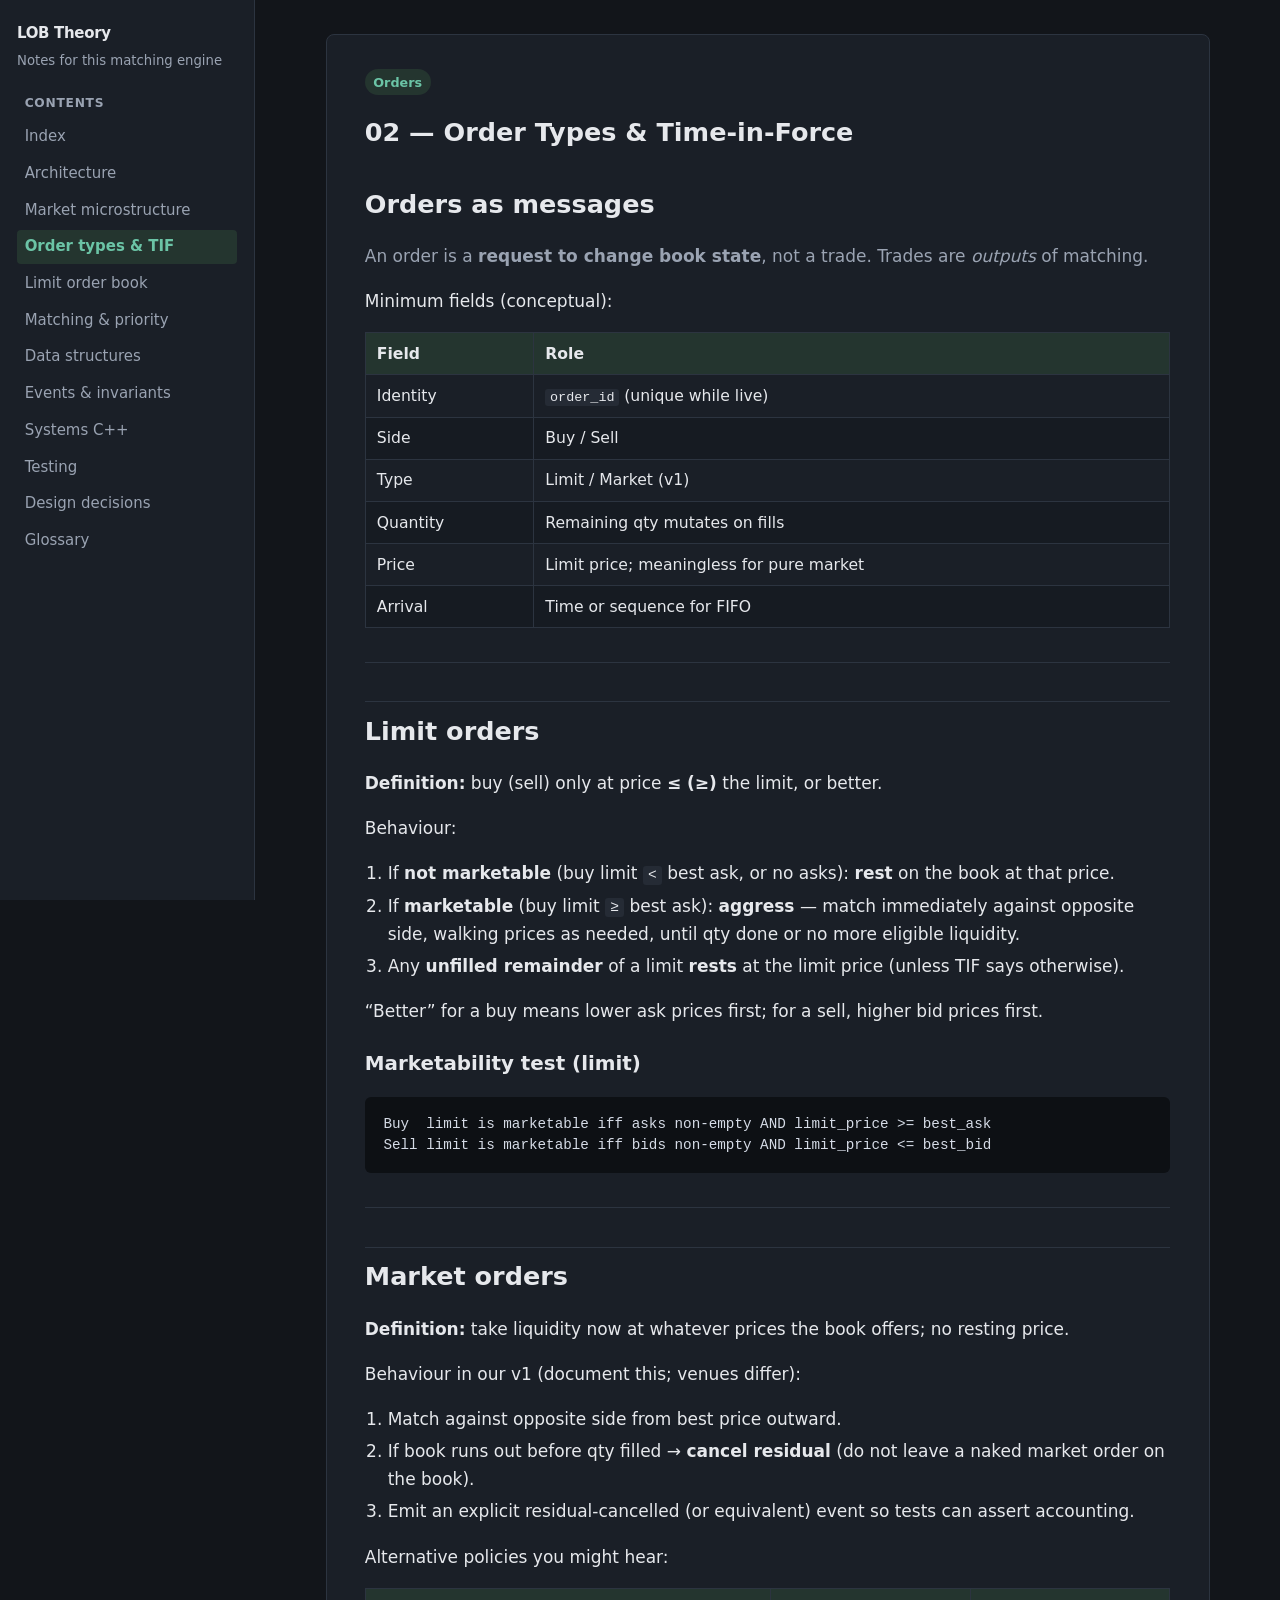
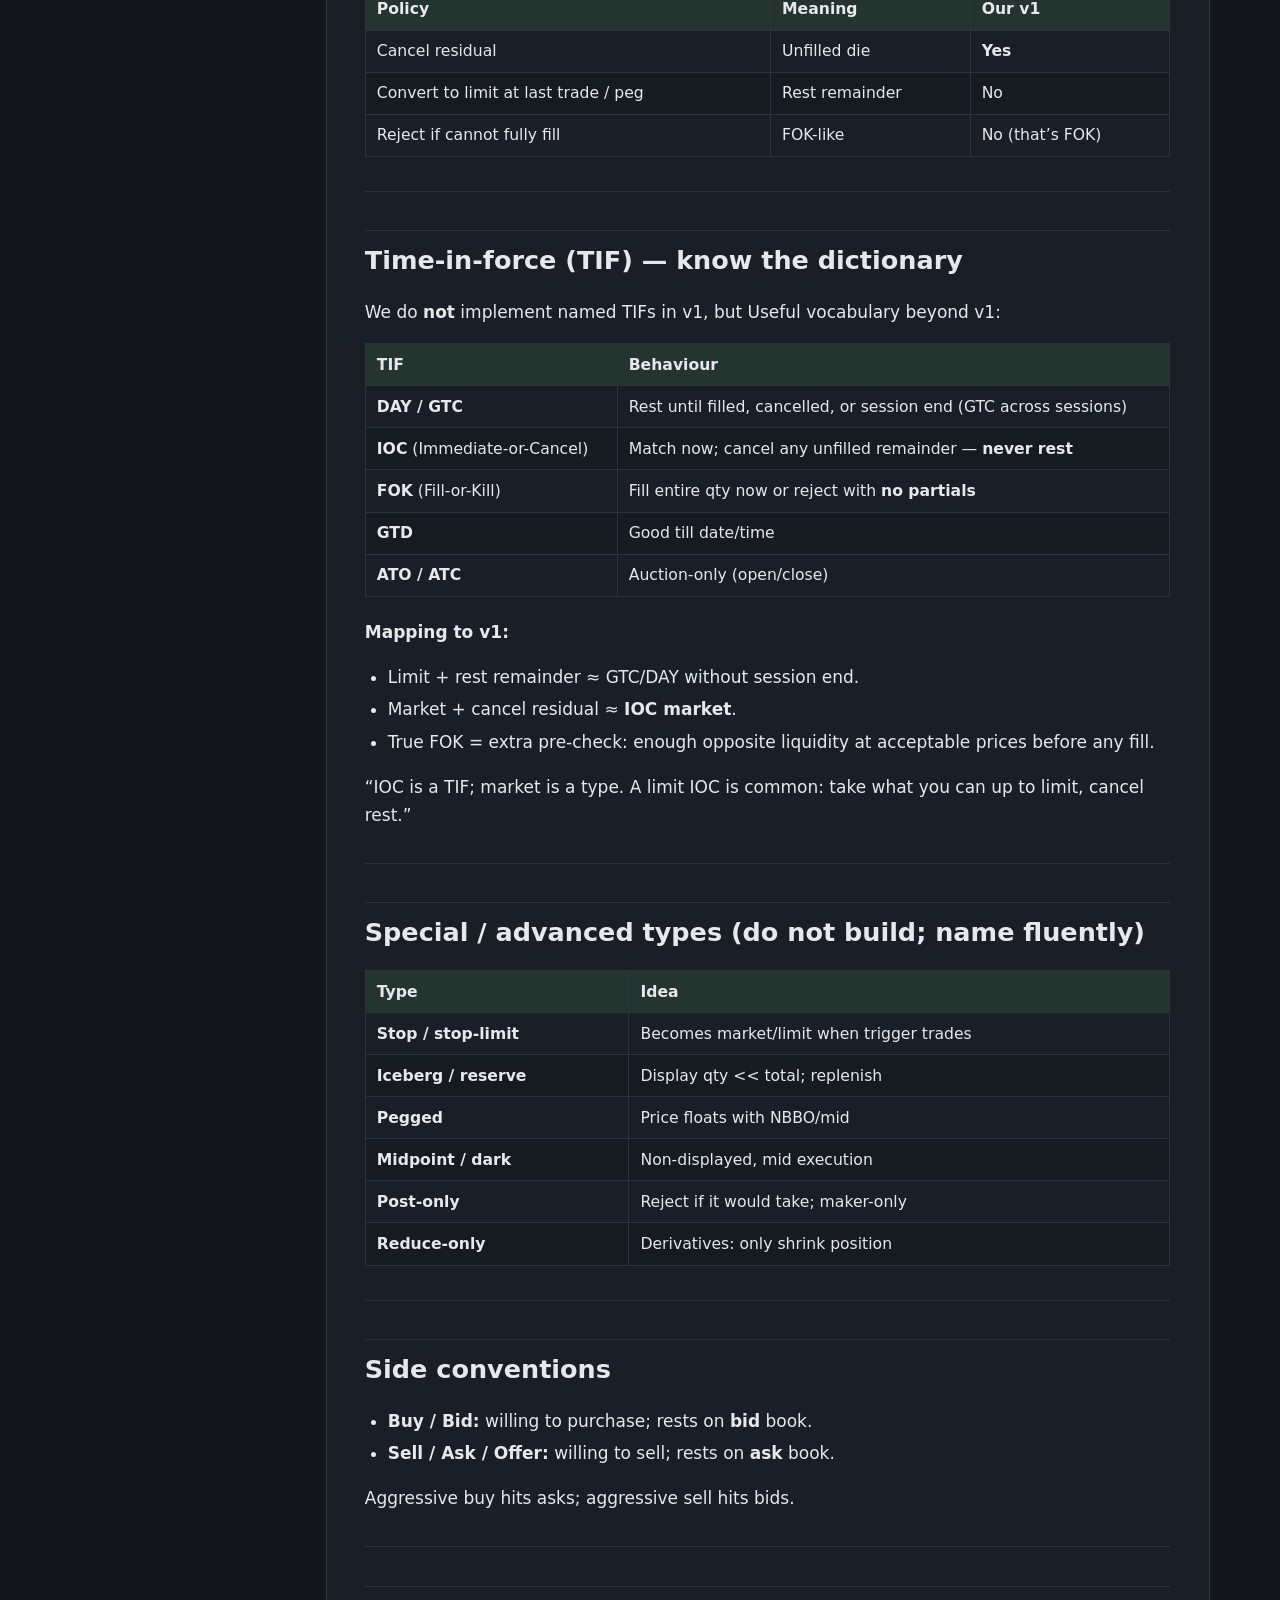
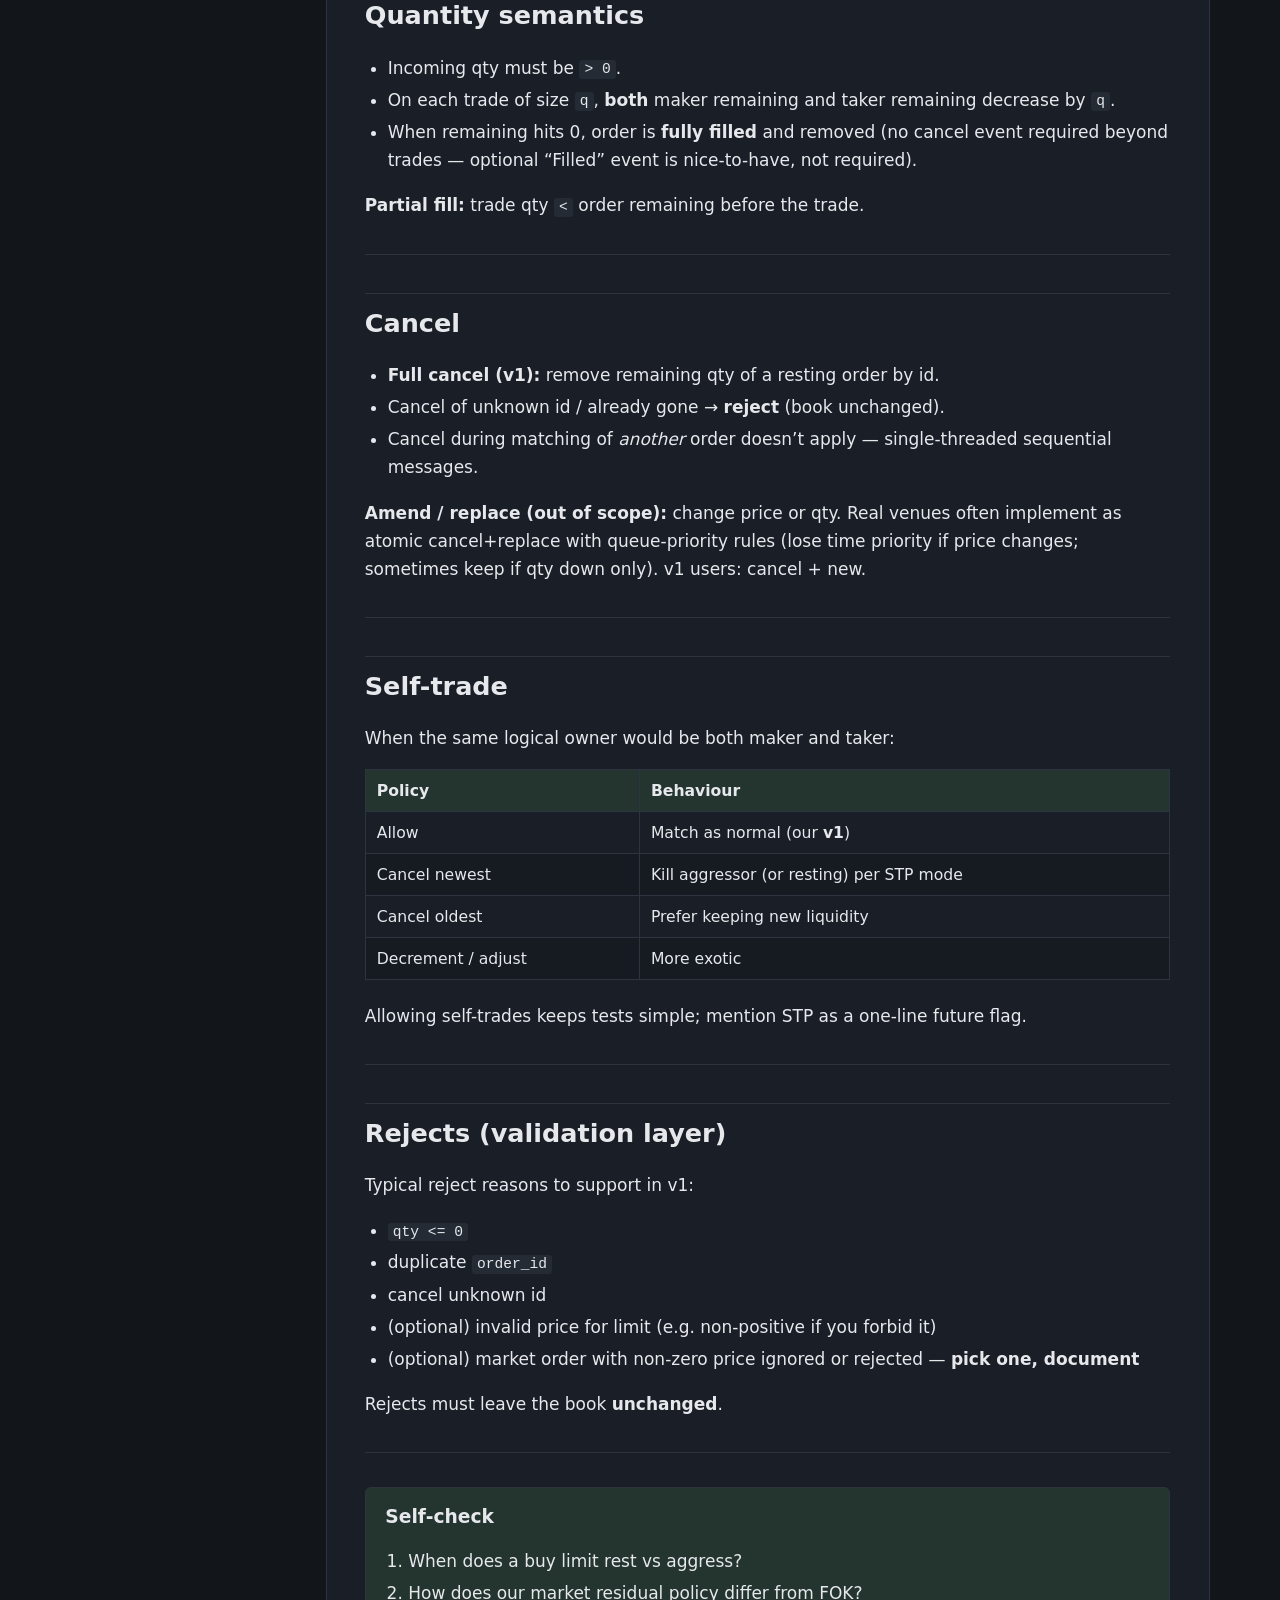
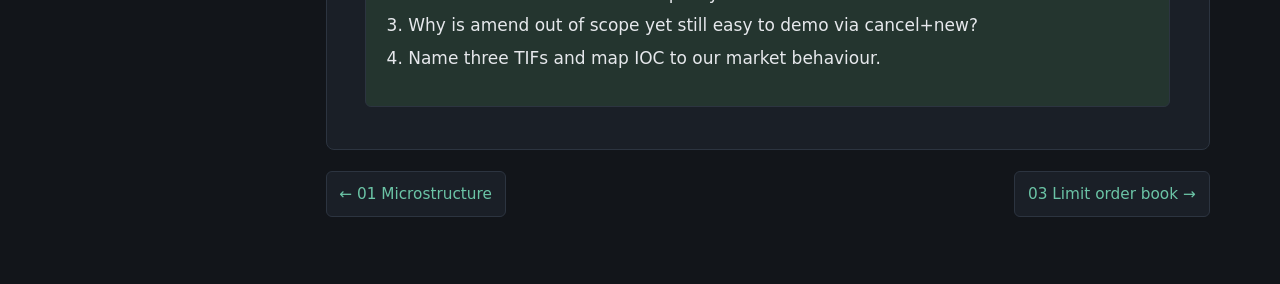
<file: theory/Theory_Order_Types_And_TIF.html>
<!DOCTYPE html>
<html lang="en">
<head>
  <meta charset="utf-8">
  <meta name="viewport" content="width=device-width, initial-scale=1">
  <title>02 — Order Types & Time-in-Force</title>
  <link rel="stylesheet" href="style.css">
</head>
<body>
<div class="layout">
    <aside class="sidebar">
    <a class="brand" href="index.html">LOB Theory</a>
    <div class="brand-sub">Notes for this matching engine</div>
    <div class="nav-label">Contents</div>
    <nav>
    <a href="index.html">Index</a>
    <a href="Theory_Architecture.html">Architecture</a>
    <a href="Theory_Market_Microstructure.html">Market microstructure</a>
    <a href="Theory_Order_Types_And_TIF.html" class="active">Order types & TIF</a>
    <a href="Theory_Limit_Order_Book.html">Limit order book</a>
    <a href="Theory_Matching_And_Priority.html">Matching & priority</a>
    <a href="Theory_Data_Structures.html">Data structures</a>
    <a href="Theory_Events_And_Invariants.html">Events & invariants</a>
    <a href="Theory_Systems_Cpp.html">Systems C++</a>
    <a href="Theory_Testing_And_Correctness.html">Testing</a>
    <a href="Theory_Design_Decisions.html">Design decisions</a>
    <a href="Theory_Glossary.html">Glossary</a>
    </nav>
  </aside>
  <main>
    <article>
<div class="note-meta"><span class="tag">Orders</span></div>
<h1 id="order-types-time-in-force">02 — Order Types &amp; Time-in-Force</h1>
<h2 id="orders-as-messages">Orders as messages</h2>
<p>An order is a <strong>request to change book state</strong>, not a trade. Trades are <em>outputs</em> of matching.</p>
<p>Minimum fields (conceptual):</p>
<table>
<thead>
<tr class="header">
<th>Field</th>
<th>Role</th>
</tr>
</thead>
<tbody>
<tr class="odd">
<td>Identity</td>
<td><code>order_id</code> (unique while live)</td>
</tr>
<tr class="even">
<td>Side</td>
<td>Buy / Sell</td>
</tr>
<tr class="odd">
<td>Type</td>
<td>Limit / Market (v1)</td>
</tr>
<tr class="even">
<td>Quantity</td>
<td>Remaining qty mutates on fills</td>
</tr>
<tr class="odd">
<td>Price</td>
<td>Limit price; meaningless for pure market</td>
</tr>
<tr class="even">
<td>Arrival</td>
<td>Time or sequence for FIFO</td>
</tr>
</tbody>
</table>
<hr />
<h2 id="limit-orders">Limit orders</h2>
<p><strong>Definition:</strong> buy (sell) only at price <strong>≤ (≥)</strong> the limit, or better.</p>
<p>Behaviour:</p>
<ol type="1">
<li>If <strong>not marketable</strong> (buy limit <code>&lt;</code> best ask, or no asks): <strong>rest</strong> on the book at that price.</li>
<li>If <strong>marketable</strong> (buy limit <code>≥</code> best ask): <strong>aggress</strong> — match immediately against opposite side, walking prices as needed, until qty done or no more eligible liquidity.</li>
<li>Any <strong>unfilled remainder</strong> of a limit <strong>rests</strong> at the limit price (unless TIF says otherwise).</li>
</ol>
<p>“Better” for a buy means lower ask prices first; for a sell, higher bid prices first.</p>
<h3 id="marketability-test-limit">Marketability test (limit)</h3>
<pre class="text"><code>Buy  limit is marketable iff asks non-empty AND limit_price &gt;= best_ask
Sell limit is marketable iff bids non-empty AND limit_price &lt;= best_bid</code></pre>
<hr />
<h2 id="market-orders">Market orders</h2>
<p><strong>Definition:</strong> take liquidity now at whatever prices the book offers; no resting price.</p>
<p>Behaviour in our v1 (document this; venues differ):</p>
<ol type="1">
<li>Match against opposite side from best price outward.</li>
<li>If book runs out before qty filled → <strong>cancel residual</strong> (do not leave a naked market order on the book).</li>
<li>Emit an explicit residual-cancelled (or equivalent) event so tests can assert accounting.</li>
</ol>
<p>Alternative policies you might hear:</p>
<table>
<thead>
<tr class="header">
<th>Policy</th>
<th>Meaning</th>
<th>Our v1</th>
</tr>
</thead>
<tbody>
<tr class="odd">
<td>Cancel residual</td>
<td>Unfilled die</td>
<td><strong>Yes</strong></td>
</tr>
<tr class="even">
<td>Convert to limit at last trade / peg</td>
<td>Rest remainder</td>
<td>No</td>
</tr>
<tr class="odd">
<td>Reject if cannot fully fill</td>
<td>FOK-like</td>
<td>No (that’s FOK)</td>
</tr>
</tbody>
</table>
<hr />
<h2 id="time-in-force-tif-know-the-dictionary">Time-in-force (TIF) — know the dictionary</h2>
<p>We do <strong>not</strong> implement named TIFs in v1, but Useful vocabulary beyond v1:</p>
<table>
<colgroup>
<col style="width: 31%" />
<col style="width: 68%" />
</colgroup>
<thead>
<tr class="header">
<th>TIF</th>
<th>Behaviour</th>
</tr>
</thead>
<tbody>
<tr class="odd">
<td><strong>DAY / GTC</strong></td>
<td>Rest until filled, cancelled, or session end (GTC across sessions)</td>
</tr>
<tr class="even">
<td><strong>IOC</strong> (Immediate-or-Cancel)</td>
<td>Match now; cancel any unfilled remainder — <strong>never rest</strong></td>
</tr>
<tr class="odd">
<td><strong>FOK</strong> (Fill-or-Kill)</td>
<td>Fill entire qty now or reject with <strong>no partials</strong></td>
</tr>
<tr class="even">
<td><strong>GTD</strong></td>
<td>Good till date/time</td>
</tr>
<tr class="odd">
<td><strong>ATO / ATC</strong></td>
<td>Auction-only (open/close)</td>
</tr>
</tbody>
</table>
<p><strong>Mapping to v1:</strong></p>
<ul>
<li>Limit + rest remainder ≈ GTC/DAY without session end.</li>
<li>Market + cancel residual ≈ <strong>IOC market</strong>.</li>
<li>True FOK = extra pre-check: enough opposite liquidity at acceptable prices before any fill.</li>
</ul>
<p>“IOC is a TIF; market is a type. A limit IOC is common: take what you can up to limit, cancel rest.”</p>
<hr />
<h2 id="special-advanced-types-do-not-build-name-fluently">Special / advanced types (do not build; name fluently)</h2>
<table>
<thead>
<tr class="header">
<th>Type</th>
<th>Idea</th>
</tr>
</thead>
<tbody>
<tr class="odd">
<td><strong>Stop / stop-limit</strong></td>
<td>Becomes market/limit when trigger trades</td>
</tr>
<tr class="even">
<td><strong>Iceberg / reserve</strong></td>
<td>Display qty &lt;&lt; total; replenish</td>
</tr>
<tr class="odd">
<td><strong>Pegged</strong></td>
<td>Price floats with NBBO/mid</td>
</tr>
<tr class="even">
<td><strong>Midpoint / dark</strong></td>
<td>Non-displayed, mid execution</td>
</tr>
<tr class="odd">
<td><strong>Post-only</strong></td>
<td>Reject if it would take; maker-only</td>
</tr>
<tr class="even">
<td><strong>Reduce-only</strong></td>
<td>Derivatives: only shrink position</td>
</tr>
</tbody>
</table>
<hr />
<h2 id="side-conventions">Side conventions</h2>
<ul>
<li><strong>Buy / Bid:</strong> willing to purchase; rests on <strong>bid</strong> book.</li>
<li><strong>Sell / Ask / Offer:</strong> willing to sell; rests on <strong>ask</strong> book.</li>
</ul>
<p>Aggressive buy hits asks; aggressive sell hits bids.</p>
<hr />
<h2 id="quantity-semantics">Quantity semantics</h2>
<ul>
<li>Incoming qty must be <code>&gt; 0</code>.</li>
<li>On each trade of size <code>q</code>, <strong>both</strong> maker remaining and taker remaining decrease by <code>q</code>.</li>
<li>When remaining hits 0, order is <strong>fully filled</strong> and removed (no cancel event required beyond trades — optional “Filled” event is nice-to-have, not required).</li>
</ul>
<p><strong>Partial fill:</strong> trade qty <code>&lt;</code> order remaining before the trade.</p>
<hr />
<h2 id="cancel">Cancel</h2>
<ul>
<li><strong>Full cancel (v1):</strong> remove remaining qty of a resting order by id.</li>
<li>Cancel of unknown id / already gone → <strong>reject</strong> (book unchanged).</li>
<li>Cancel during matching of <em>another</em> order doesn’t apply — single-threaded sequential messages.</li>
</ul>
<p><strong>Amend / replace (out of scope):</strong> change price or qty. Real venues often implement as atomic cancel+replace with queue-priority rules (lose time priority if price changes; sometimes keep if qty down only). v1 users: cancel + new.</p>
<hr />
<h2 id="self-trade">Self-trade</h2>
<p>When the same logical owner would be both maker and taker:</p>
<table>
<thead>
<tr class="header">
<th>Policy</th>
<th>Behaviour</th>
</tr>
</thead>
<tbody>
<tr class="odd">
<td>Allow</td>
<td>Match as normal (our <strong>v1</strong>)</td>
</tr>
<tr class="even">
<td>Cancel newest</td>
<td>Kill aggressor (or resting) per STP mode</td>
</tr>
<tr class="odd">
<td>Cancel oldest</td>
<td>Prefer keeping new liquidity</td>
</tr>
<tr class="even">
<td>Decrement / adjust</td>
<td>More exotic</td>
</tr>
</tbody>
</table>
<p>Allowing self-trades keeps tests simple; mention STP as a one-line future flag.</p>
<hr />
<h2 id="rejects-validation-layer">Rejects (validation layer)</h2>
<p>Typical reject reasons to support in v1:</p>
<ul>
<li><code>qty &lt;= 0</code></li>
<li>duplicate <code>order_id</code></li>
<li>cancel unknown id</li>
<li>(optional) invalid price for limit (e.g. non-positive if you forbid it)</li>
<li>(optional) market order with non-zero price ignored or rejected — <strong>pick one, document</strong></li>
</ul>
<p>Rejects must leave the book <strong>unchanged</strong>.</p>
<hr />
<div class="self-check"><h2 id="self-check">Self-check</h2>
<ol type="1">
<li>When does a buy limit rest vs aggress?</li>
<li>How does our market residual policy differ from FOK?</li>
<li>Why is amend out of scope yet still easy to demo via cancel+new?</li>
<li>Name three TIFs and map IOC to our market behaviour.</li>
</ol>
</div>
    </article>
  <nav class="pager">
    <a href="Theory_Market_Microstructure.html">← 01 Microstructure</a>
    <span class="spacer"></span>
    <a href="Theory_Limit_Order_Book.html">03 Limit order book →</a>
  </nav>
  </main>
</div>
</body>
</html>
</file>
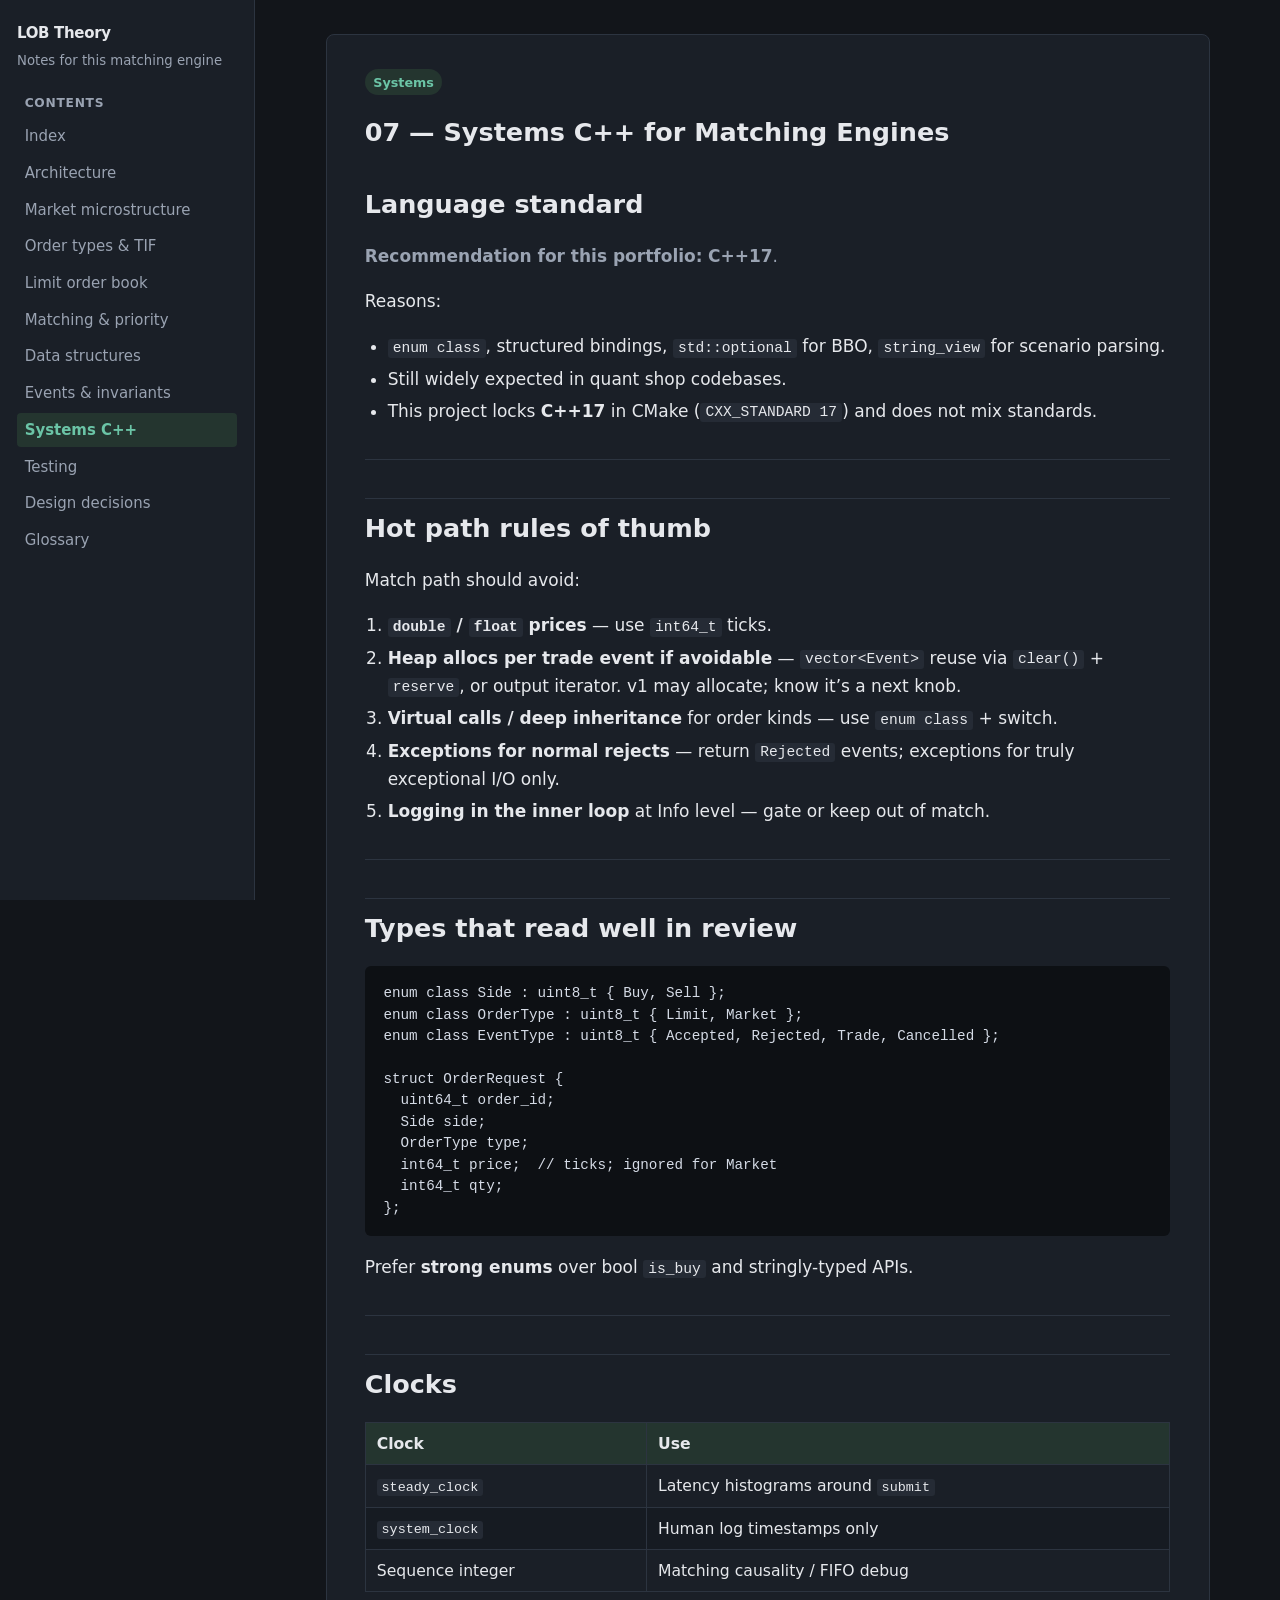
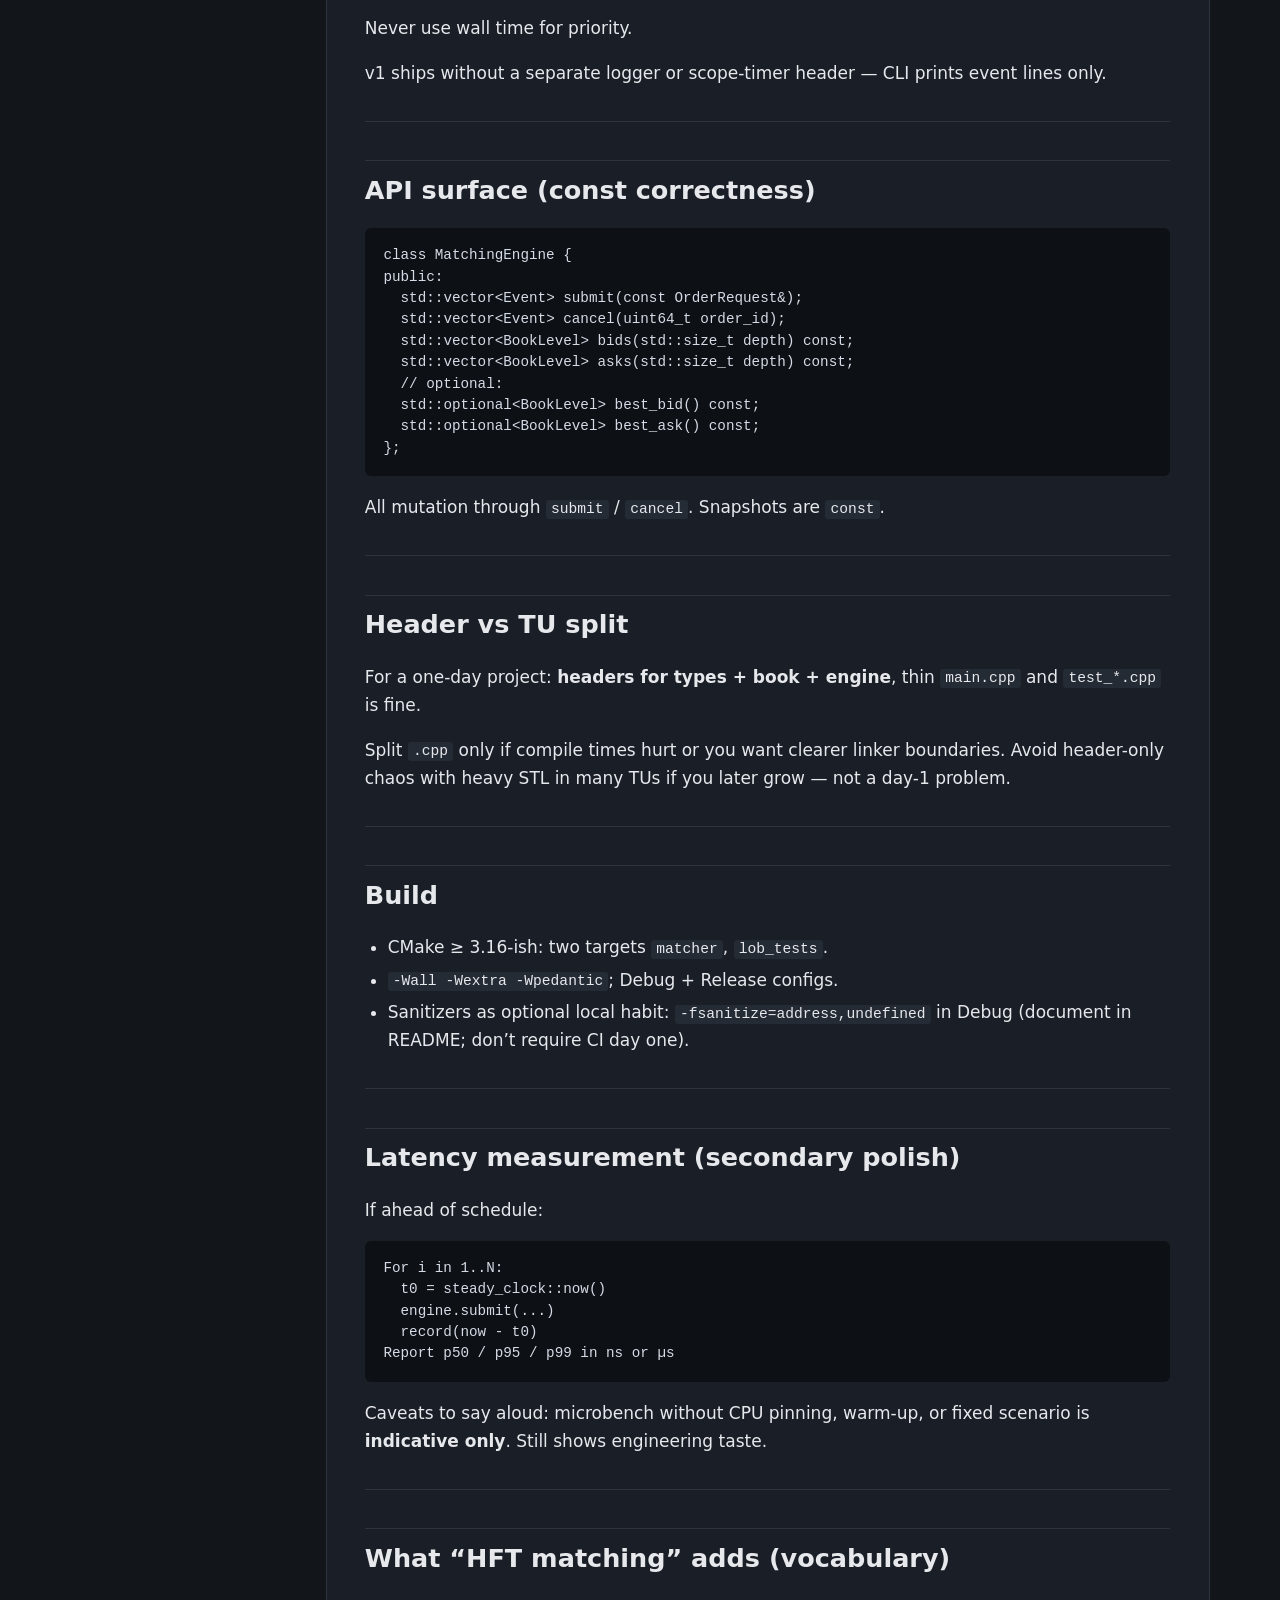
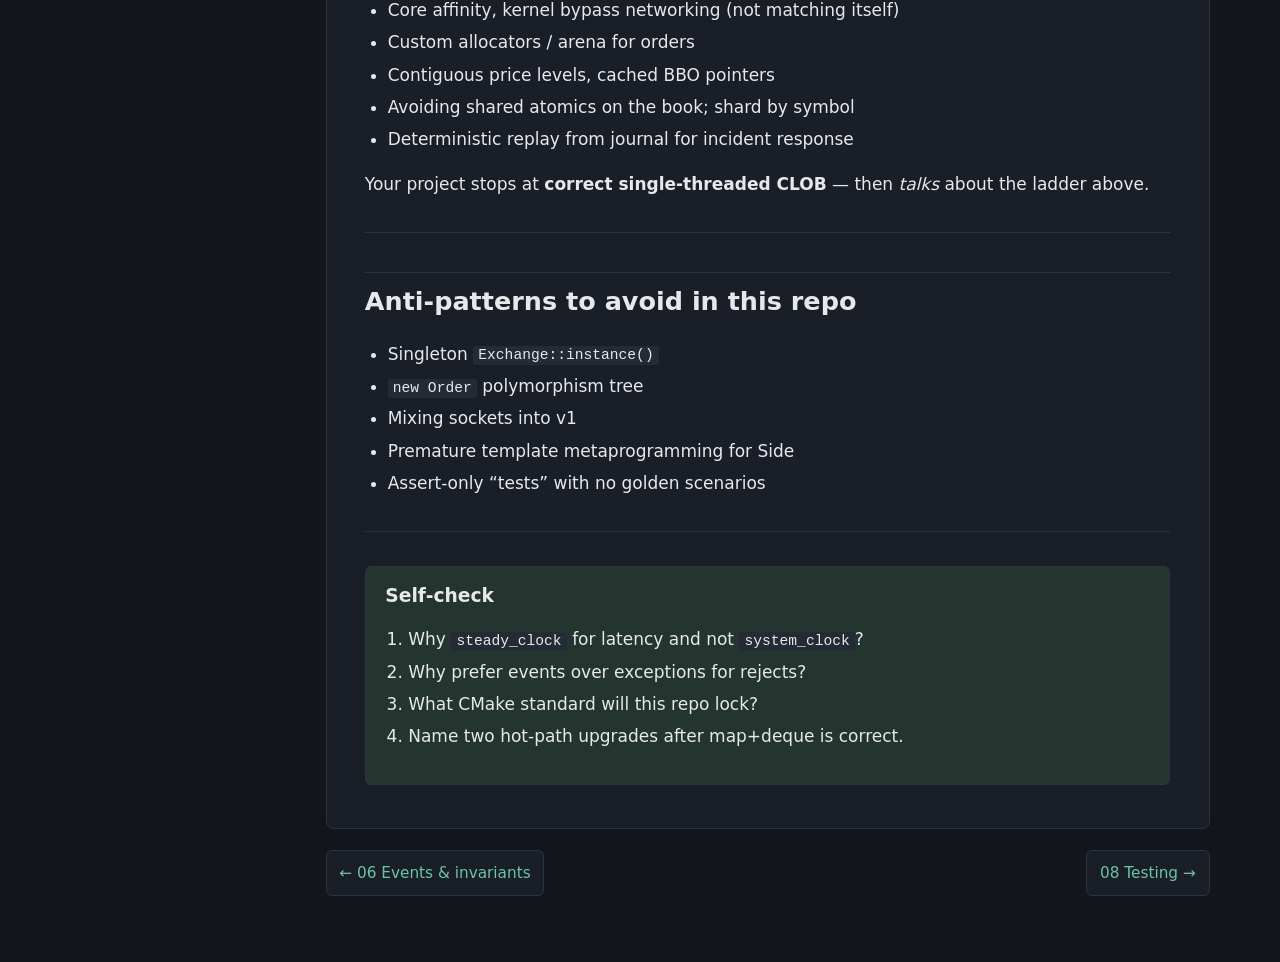
<file: theory/Theory_Systems_Cpp.html>
<!DOCTYPE html>
<html lang="en">
<head>
  <meta charset="utf-8">
  <meta name="viewport" content="width=device-width, initial-scale=1">
  <title>07 — Systems C++ for Matching Engines</title>
  <link rel="stylesheet" href="style.css">
</head>
<body>
<div class="layout">
    <aside class="sidebar">
    <a class="brand" href="index.html">LOB Theory</a>
    <div class="brand-sub">Notes for this matching engine</div>
    <div class="nav-label">Contents</div>
    <nav>
    <a href="index.html">Index</a>
    <a href="Theory_Architecture.html">Architecture</a>
    <a href="Theory_Market_Microstructure.html">Market microstructure</a>
    <a href="Theory_Order_Types_And_TIF.html">Order types & TIF</a>
    <a href="Theory_Limit_Order_Book.html">Limit order book</a>
    <a href="Theory_Matching_And_Priority.html">Matching & priority</a>
    <a href="Theory_Data_Structures.html">Data structures</a>
    <a href="Theory_Events_And_Invariants.html">Events & invariants</a>
    <a href="Theory_Systems_Cpp.html" class="active">Systems C++</a>
    <a href="Theory_Testing_And_Correctness.html">Testing</a>
    <a href="Theory_Design_Decisions.html">Design decisions</a>
    <a href="Theory_Glossary.html">Glossary</a>
    </nav>
  </aside>
  <main>
    <article>
<div class="note-meta"><span class="tag">Systems</span></div>
<h1 id="systems-c-for-matching-engines">07 — Systems C++ for Matching Engines</h1>
<h2 id="language-standard">Language standard</h2>
<p><strong>Recommendation for this portfolio:</strong> <strong>C++17</strong>.</p>
<p>Reasons:</p>
<ul>
<li><code>enum class</code>, structured bindings, <code>std::optional</code> for BBO, <code>string_view</code> for scenario parsing.</li>
<li>Still widely expected in quant shop codebases.</li>
<li>This project locks <strong>C++17</strong> in CMake (<code>CXX_STANDARD 17</code>) and does not mix standards.</li>
</ul>
<hr />
<h2 id="hot-path-rules-of-thumb">Hot path rules of thumb</h2>
<p>Match path should avoid:</p>
<ol type="1">
<li><strong><code>double</code> / <code>float</code> prices</strong> — use <code>int64_t</code> ticks.</li>
<li><strong>Heap allocs per trade event if avoidable</strong> — <code>vector&lt;Event&gt;</code> reuse via <code>clear()</code> + <code>reserve</code>, or output iterator. v1 may allocate; know it’s a next knob.</li>
<li><strong>Virtual calls / deep inheritance</strong> for order kinds — use <code>enum class</code> + switch.</li>
<li><strong>Exceptions for normal rejects</strong> — return <code>Rejected</code> events; exceptions for truly exceptional I/O only.</li>
<li><strong>Logging in the inner loop</strong> at Info level — gate or keep out of match.</li>
</ol>
<hr />
<h2 id="types-that-read-well-in-review">Types that read well in review</h2>
<div class="sourceCode" id="cb1"><pre class="sourceCode cpp"><code class="sourceCode cpp"><span id="cb1-1"><a href="#cb1-1" aria-hidden="true" tabindex="-1"></a><span class="kw">enum</span> <span class="kw">class</span> Side <span class="op">:</span> <span class="dt">uint8_t</span> <span class="op">{</span> Buy<span class="op">,</span> Sell <span class="op">};</span></span>
<span id="cb1-2"><a href="#cb1-2" aria-hidden="true" tabindex="-1"></a><span class="kw">enum</span> <span class="kw">class</span> OrderType <span class="op">:</span> <span class="dt">uint8_t</span> <span class="op">{</span> Limit<span class="op">,</span> Market <span class="op">};</span></span>
<span id="cb1-3"><a href="#cb1-3" aria-hidden="true" tabindex="-1"></a><span class="kw">enum</span> <span class="kw">class</span> EventType <span class="op">:</span> <span class="dt">uint8_t</span> <span class="op">{</span> Accepted<span class="op">,</span> Rejected<span class="op">,</span> Trade<span class="op">,</span> Cancelled <span class="op">};</span></span>
<span id="cb1-4"><a href="#cb1-4" aria-hidden="true" tabindex="-1"></a></span>
<span id="cb1-5"><a href="#cb1-5" aria-hidden="true" tabindex="-1"></a><span class="kw">struct</span> OrderRequest <span class="op">{</span></span>
<span id="cb1-6"><a href="#cb1-6" aria-hidden="true" tabindex="-1"></a>  <span class="dt">uint64_t</span> order_id<span class="op">;</span></span>
<span id="cb1-7"><a href="#cb1-7" aria-hidden="true" tabindex="-1"></a>  Side side<span class="op">;</span></span>
<span id="cb1-8"><a href="#cb1-8" aria-hidden="true" tabindex="-1"></a>  OrderType type<span class="op">;</span></span>
<span id="cb1-9"><a href="#cb1-9" aria-hidden="true" tabindex="-1"></a>  <span class="dt">int64_t</span> price<span class="op">;</span>  <span class="co">// ticks; ignored for Market</span></span>
<span id="cb1-10"><a href="#cb1-10" aria-hidden="true" tabindex="-1"></a>  <span class="dt">int64_t</span> qty<span class="op">;</span></span>
<span id="cb1-11"><a href="#cb1-11" aria-hidden="true" tabindex="-1"></a><span class="op">};</span></span></code></pre></div>
<p>Prefer <strong>strong enums</strong> over bool <code>is_buy</code> and stringly-typed APIs.</p>
<hr />
<h2 id="clocks">Clocks</h2>
<table>
<thead>
<tr class="header">
<th>Clock</th>
<th>Use</th>
</tr>
</thead>
<tbody>
<tr class="odd">
<td><code>steady_clock</code></td>
<td>Latency histograms around <code>submit</code></td>
</tr>
<tr class="even">
<td><code>system_clock</code></td>
<td>Human log timestamps only</td>
</tr>
<tr class="odd">
<td>Sequence integer</td>
<td>Matching causality / FIFO debug</td>
</tr>
</tbody>
</table>
<p>Never use wall time for priority.</p>
<p>v1 ships without a separate logger or scope-timer header — CLI prints event lines only.</p>
<hr />
<h2 id="api-surface-const-correctness">API surface (const correctness)</h2>
<div class="sourceCode" id="cb2"><pre class="sourceCode cpp"><code class="sourceCode cpp"><span id="cb2-1"><a href="#cb2-1" aria-hidden="true" tabindex="-1"></a><span class="kw">class</span> MatchingEngine <span class="op">{</span></span>
<span id="cb2-2"><a href="#cb2-2" aria-hidden="true" tabindex="-1"></a><span class="kw">public</span><span class="op">:</span></span>
<span id="cb2-3"><a href="#cb2-3" aria-hidden="true" tabindex="-1"></a>  <span class="bu">std::</span>vector<span class="op">&lt;</span>Event<span class="op">&gt;</span> submit<span class="op">(</span><span class="at">const</span> OrderRequest<span class="op">&amp;);</span></span>
<span id="cb2-4"><a href="#cb2-4" aria-hidden="true" tabindex="-1"></a>  <span class="bu">std::</span>vector<span class="op">&lt;</span>Event<span class="op">&gt;</span> cancel<span class="op">(</span><span class="dt">uint64_t</span> order_id<span class="op">);</span></span>
<span id="cb2-5"><a href="#cb2-5" aria-hidden="true" tabindex="-1"></a>  <span class="bu">std::</span>vector<span class="op">&lt;</span>BookLevel<span class="op">&gt;</span> bids<span class="op">(</span><span class="bu">std::</span>size_t<span class="op"> </span>depth<span class="op">)</span> <span class="at">const</span><span class="op">;</span></span>
<span id="cb2-6"><a href="#cb2-6" aria-hidden="true" tabindex="-1"></a>  <span class="bu">std::</span>vector<span class="op">&lt;</span>BookLevel<span class="op">&gt;</span> asks<span class="op">(</span><span class="bu">std::</span>size_t<span class="op"> </span>depth<span class="op">)</span> <span class="at">const</span><span class="op">;</span></span>
<span id="cb2-7"><a href="#cb2-7" aria-hidden="true" tabindex="-1"></a>  <span class="co">// optional:</span></span>
<span id="cb2-8"><a href="#cb2-8" aria-hidden="true" tabindex="-1"></a>  <span class="bu">std::</span>optional<span class="op">&lt;</span>BookLevel<span class="op">&gt;</span> best_bid<span class="op">()</span> <span class="at">const</span><span class="op">;</span></span>
<span id="cb2-9"><a href="#cb2-9" aria-hidden="true" tabindex="-1"></a>  <span class="bu">std::</span>optional<span class="op">&lt;</span>BookLevel<span class="op">&gt;</span> best_ask<span class="op">()</span> <span class="at">const</span><span class="op">;</span></span>
<span id="cb2-10"><a href="#cb2-10" aria-hidden="true" tabindex="-1"></a><span class="op">};</span></span></code></pre></div>
<p>All mutation through <code>submit</code> / <code>cancel</code>. Snapshots are <code>const</code>.</p>
<hr />
<h2 id="header-vs-tu-split">Header vs TU split</h2>
<p>For a one-day project: <strong>headers for types + book + engine</strong>, thin <code>main.cpp</code> and <code>test_*.cpp</code> is fine.</p>
<p>Split <code>.cpp</code> only if compile times hurt or you want clearer linker boundaries. Avoid header-only chaos with heavy STL in many TUs if you later grow — not a day-1 problem.</p>
<hr />
<h2 id="build">Build</h2>
<ul>
<li>CMake ≥ 3.16-ish: two targets <code>matcher</code>, <code>lob_tests</code>.</li>
<li><code>-Wall -Wextra -Wpedantic</code>; Debug + Release configs.</li>
<li>Sanitizers as optional local habit: <code>-fsanitize=address,undefined</code> in Debug (document in README; don’t require CI day one).</li>
</ul>
<hr />
<h2 id="latency-measurement-secondary-polish">Latency measurement (secondary polish)</h2>
<p>If ahead of schedule:</p>
<pre class="text"><code>For i in 1..N:
  t0 = steady_clock::now()
  engine.submit(...)
  record(now - t0)
Report p50 / p95 / p99 in ns or µs</code></pre>
<p>Caveats to say aloud: microbench without CPU pinning, warm-up, or fixed scenario is <strong>indicative only</strong>. Still shows engineering taste.</p>
<hr />
<h2 id="what-hft-matching-adds-vocabulary">What “HFT matching” adds (vocabulary)</h2>
<ul>
<li>Core affinity, kernel bypass networking (not matching itself)</li>
<li>Custom allocators / arena for orders</li>
<li>Contiguous price levels, cached BBO pointers</li>
<li>Avoiding shared atomics on the book; shard by symbol</li>
<li>Deterministic replay from journal for incident response</li>
</ul>
<p>Your project stops at <strong>correct single-threaded CLOB</strong> — then <em>talks</em> about the ladder above.</p>
<hr />
<h2 id="anti-patterns-to-avoid-in-this-repo">Anti-patterns to avoid in this repo</h2>
<ul>
<li>Singleton <code>Exchange::instance()</code></li>
<li><code>new Order</code> polymorphism tree</li>
<li>Mixing sockets into v1</li>
<li>Premature template metaprogramming for Side</li>
<li>Assert-only “tests” with no golden scenarios</li>
</ul>
<hr />
<div class="self-check"><h2 id="self-check">Self-check</h2>
<ol type="1">
<li>Why <code>steady_clock</code> for latency and not <code>system_clock</code>?</li>
<li>Why prefer events over exceptions for rejects?</li>
<li>What CMake standard will this repo lock?</li>
<li>Name two hot-path upgrades after map+deque is correct.</li>
</ol>
</div>
    </article>
  <nav class="pager">
    <a href="Theory_Events_And_Invariants.html">← 06 Events & invariants</a>
    <span class="spacer"></span>
    <a href="Theory_Testing_And_Correctness.html">08 Testing →</a>
  </nav>
  </main>
</div>
</body>
</html>
</file>
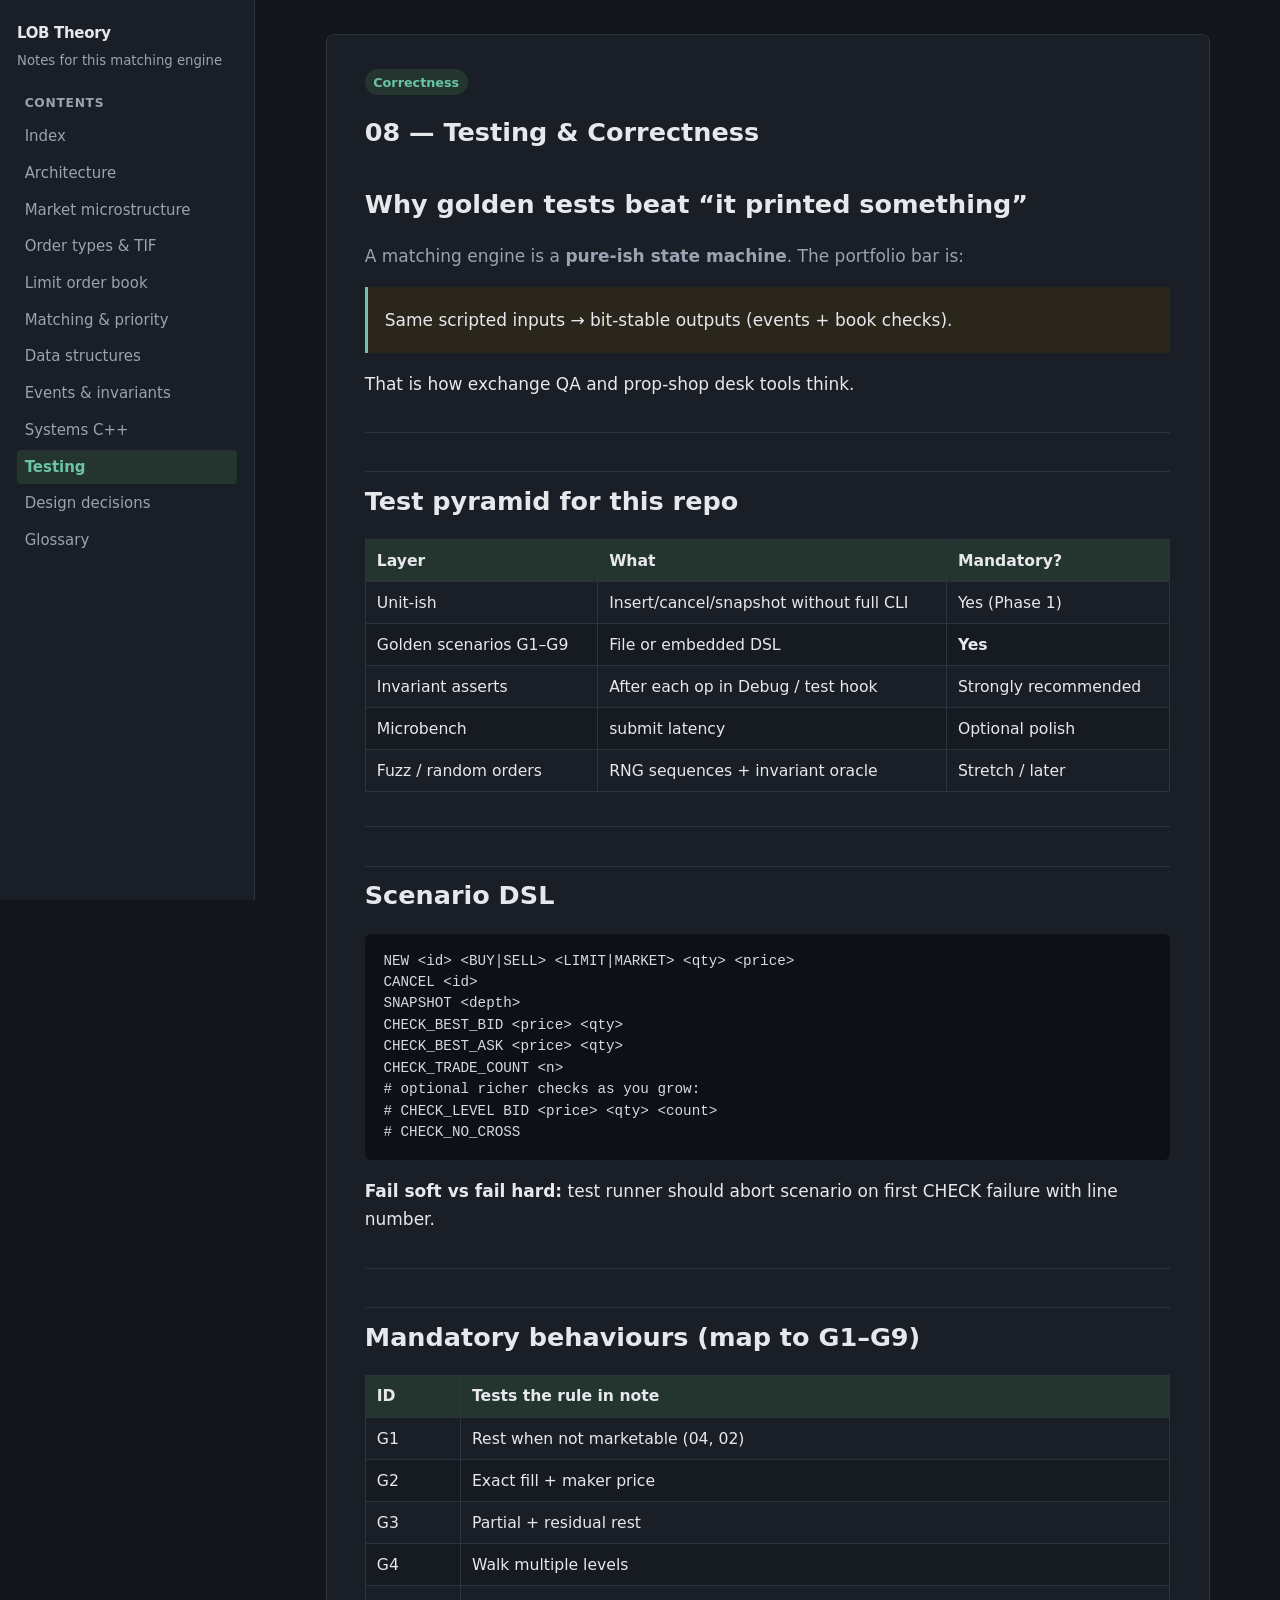
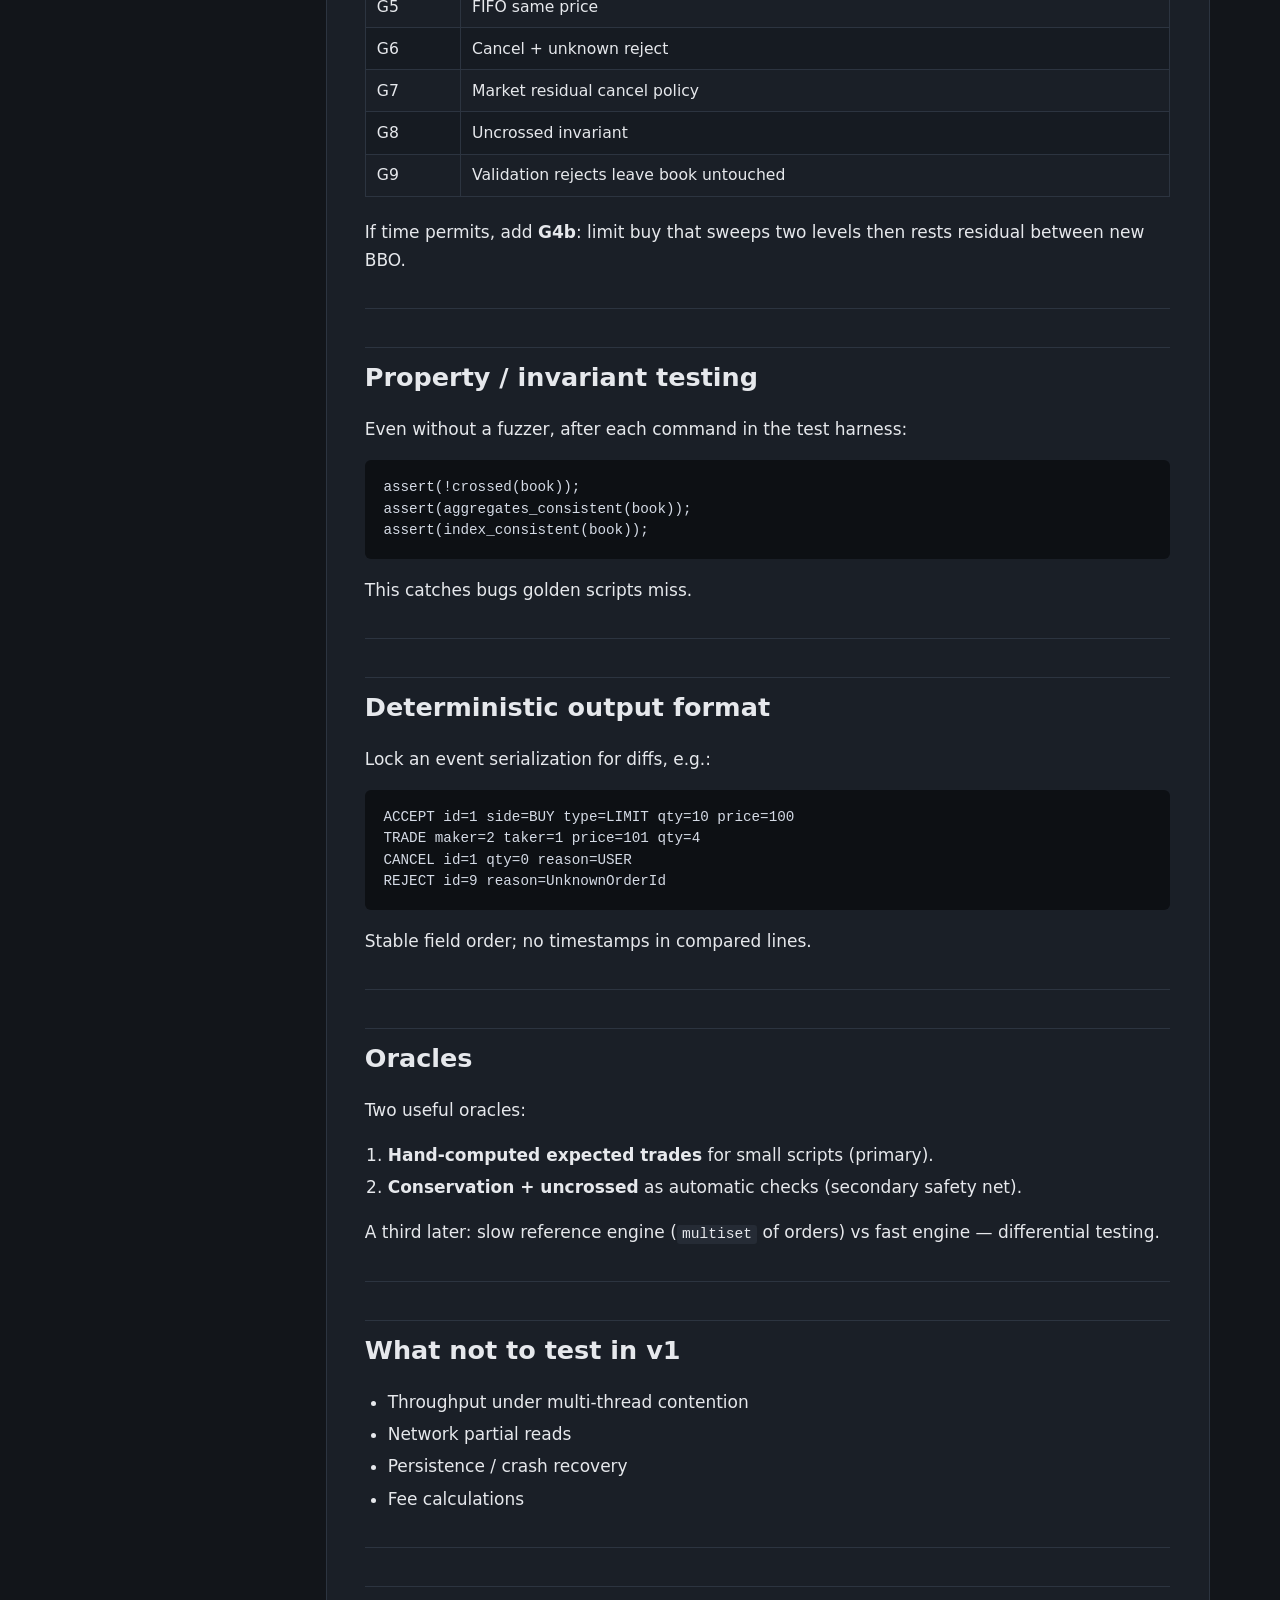
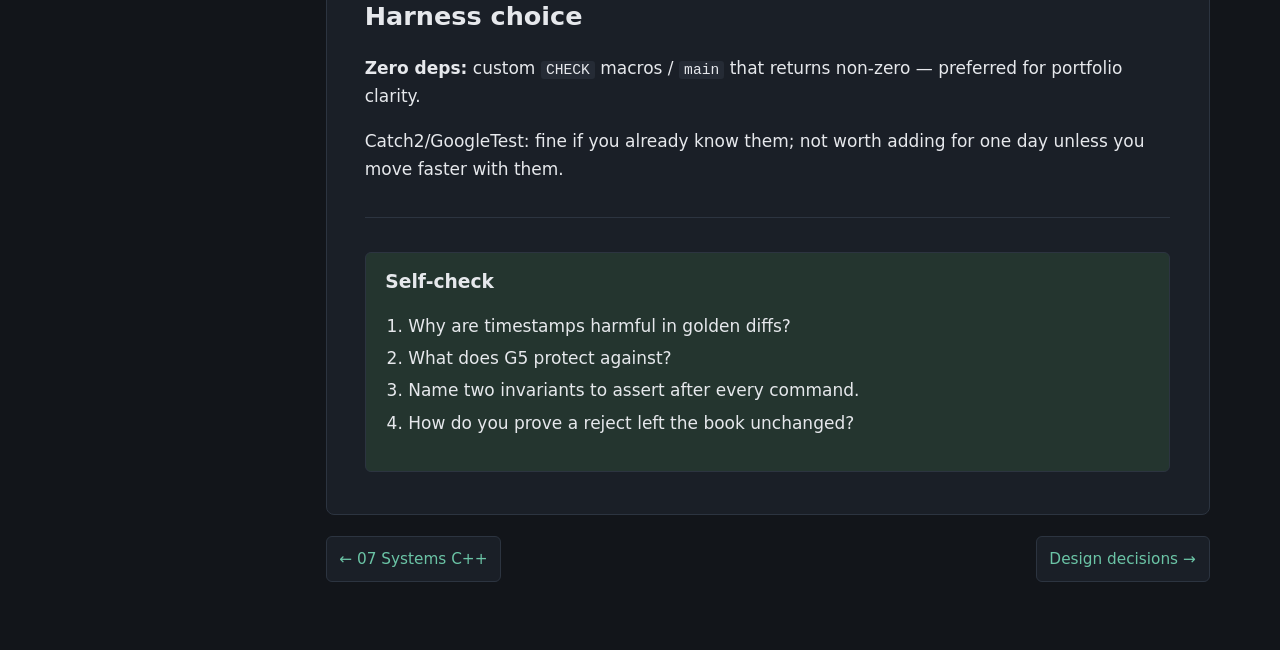
<file: theory/Theory_Testing_And_Correctness.html>
<!DOCTYPE html>
<html lang="en">
<head>
  <meta charset="utf-8">
  <meta name="viewport" content="width=device-width, initial-scale=1">
  <title>08 — Testing & Correctness</title>
  <link rel="stylesheet" href="style.css">
</head>
<body>
<div class="layout">
    <aside class="sidebar">
    <a class="brand" href="index.html">LOB Theory</a>
    <div class="brand-sub">Notes for this matching engine</div>
    <div class="nav-label">Contents</div>
    <nav>
    <a href="index.html">Index</a>
    <a href="Theory_Architecture.html">Architecture</a>
    <a href="Theory_Market_Microstructure.html">Market microstructure</a>
    <a href="Theory_Order_Types_And_TIF.html">Order types & TIF</a>
    <a href="Theory_Limit_Order_Book.html">Limit order book</a>
    <a href="Theory_Matching_And_Priority.html">Matching & priority</a>
    <a href="Theory_Data_Structures.html">Data structures</a>
    <a href="Theory_Events_And_Invariants.html">Events & invariants</a>
    <a href="Theory_Systems_Cpp.html">Systems C++</a>
    <a href="Theory_Testing_And_Correctness.html" class="active">Testing</a>
    <a href="Theory_Design_Decisions.html">Design decisions</a>
    <a href="Theory_Glossary.html">Glossary</a>
    </nav>
  </aside>
  <main>
    <article>
<div class="note-meta"><span class="tag">Correctness</span></div>
<h1 id="testing-correctness">08 — Testing &amp; Correctness</h1>
<h2 id="why-golden-tests-beat-it-printed-something">Why golden tests beat “it printed something”</h2>
<p>A matching engine is a <strong>pure-ish state machine</strong>. The portfolio bar is:</p>
<blockquote>
<p>Same scripted inputs → bit-stable outputs (events + book checks).</p>
</blockquote>
<p>That is how exchange QA and prop-shop desk tools think.</p>
<hr />
<h2 id="test-pyramid-for-this-repo">Test pyramid for this repo</h2>
<table>
<thead>
<tr class="header">
<th>Layer</th>
<th>What</th>
<th>Mandatory?</th>
</tr>
</thead>
<tbody>
<tr class="odd">
<td>Unit-ish</td>
<td>Insert/cancel/snapshot without full CLI</td>
<td>Yes (Phase 1)</td>
</tr>
<tr class="even">
<td>Golden scenarios G1–G9</td>
<td>File or embedded DSL</td>
<td><strong>Yes</strong></td>
</tr>
<tr class="odd">
<td>Invariant asserts</td>
<td>After each op in Debug / test hook</td>
<td>Strongly recommended</td>
</tr>
<tr class="even">
<td>Microbench</td>
<td>submit latency</td>
<td>Optional polish</td>
</tr>
<tr class="odd">
<td>Fuzz / random orders</td>
<td>RNG sequences + invariant oracle</td>
<td>Stretch / later</td>
</tr>
</tbody>
</table>
<hr />
<h2 id="scenario-dsl">Scenario DSL</h2>
<pre class="text"><code>NEW &lt;id&gt; &lt;BUY|SELL&gt; &lt;LIMIT|MARKET&gt; &lt;qty&gt; &lt;price&gt;
CANCEL &lt;id&gt;
SNAPSHOT &lt;depth&gt;
CHECK_BEST_BID &lt;price&gt; &lt;qty&gt;
CHECK_BEST_ASK &lt;price&gt; &lt;qty&gt;
CHECK_TRADE_COUNT &lt;n&gt;
# optional richer checks as you grow:
# CHECK_LEVEL BID &lt;price&gt; &lt;qty&gt; &lt;count&gt;
# CHECK_NO_CROSS</code></pre>
<p><strong>Fail soft vs fail hard:</strong> test runner should abort scenario on first CHECK failure with line number.</p>
<hr />
<h2 id="mandatory-behaviours-map-to-g1g9">Mandatory behaviours (map to G1–G9)</h2>
<table>
<thead>
<tr class="header">
<th>ID</th>
<th>Tests the rule in note</th>
</tr>
</thead>
<tbody>
<tr class="odd">
<td>G1</td>
<td>Rest when not marketable (04, 02)</td>
</tr>
<tr class="even">
<td>G2</td>
<td>Exact fill + maker price</td>
</tr>
<tr class="odd">
<td>G3</td>
<td>Partial + residual rest</td>
</tr>
<tr class="even">
<td>G4</td>
<td>Walk multiple levels</td>
</tr>
<tr class="odd">
<td>G5</td>
<td>FIFO same price</td>
</tr>
<tr class="even">
<td>G6</td>
<td>Cancel + unknown reject</td>
</tr>
<tr class="odd">
<td>G7</td>
<td>Market residual cancel policy</td>
</tr>
<tr class="even">
<td>G8</td>
<td>Uncrossed invariant</td>
</tr>
<tr class="odd">
<td>G9</td>
<td>Validation rejects leave book untouched</td>
</tr>
</tbody>
</table>
<p>If time permits, add <strong>G4b</strong>: limit buy that sweeps two levels then rests residual between new BBO.</p>
<hr />
<h2 id="property-invariant-testing">Property / invariant testing</h2>
<p>Even without a fuzzer, after each command in the test harness:</p>
<div class="sourceCode" id="cb2"><pre class="sourceCode cpp"><code class="sourceCode cpp"><span id="cb2-1"><a href="#cb2-1" aria-hidden="true" tabindex="-1"></a><span class="ot">assert</span><span class="op">(!</span>crossed<span class="op">(</span>book<span class="op">));</span></span>
<span id="cb2-2"><a href="#cb2-2" aria-hidden="true" tabindex="-1"></a><span class="ot">assert</span><span class="op">(</span>aggregates_consistent<span class="op">(</span>book<span class="op">));</span></span>
<span id="cb2-3"><a href="#cb2-3" aria-hidden="true" tabindex="-1"></a><span class="ot">assert</span><span class="op">(</span>index_consistent<span class="op">(</span>book<span class="op">));</span></span></code></pre></div>
<p>This catches bugs golden scripts miss.</p>
<hr />
<h2 id="deterministic-output-format">Deterministic output format</h2>
<p>Lock an event serialization for diffs, e.g.:</p>
<pre class="text"><code>ACCEPT id=1 side=BUY type=LIMIT qty=10 price=100
TRADE maker=2 taker=1 price=101 qty=4
CANCEL id=1 qty=0 reason=USER
REJECT id=9 reason=UnknownOrderId</code></pre>
<p>Stable field order; no timestamps in compared lines.</p>
<hr />
<h2 id="oracles">Oracles</h2>
<p>Two useful oracles:</p>
<ol type="1">
<li><strong>Hand-computed expected trades</strong> for small scripts (primary).</li>
<li><strong>Conservation + uncrossed</strong> as automatic checks (secondary safety net).</li>
</ol>
<p>A third later: slow reference engine (<code>multiset</code> of orders) vs fast engine — differential testing.</p>
<hr />
<h2 id="what-not-to-test-in-v1">What not to test in v1</h2>
<ul>
<li>Throughput under multi-thread contention</li>
<li>Network partial reads</li>
<li>Persistence / crash recovery</li>
<li>Fee calculations</li>
</ul>
<hr />
<h2 id="harness-choice">Harness choice</h2>
<p><strong>Zero deps:</strong> custom <code>CHECK</code> macros / <code>main</code> that returns non-zero — preferred for portfolio clarity.</p>
<p>Catch2/GoogleTest: fine if you already know them; not worth adding for one day unless you move faster with them.</p>
<hr />
<div class="self-check"><h2 id="self-check">Self-check</h2>
<ol type="1">
<li>Why are timestamps harmful in golden diffs?</li>
<li>What does G5 protect against?</li>
<li>Name two invariants to assert after every command.</li>
<li>How do you prove a reject left the book unchanged?</li>
</ol>
</div>
    </article>
  <nav class="pager">
    <a href="Theory_Systems_Cpp.html">← 07 Systems C++</a>
    <span class="spacer"></span>
    <a href="Theory_Design_Decisions.html">Design decisions →</a>
  </nav>
  </main>
</div>
</body>
</html>
</file>
<file: theory/style.css>
/* Theory notes — dark theme */
:root {
  --bg: #12151a;
  --surface: #1a1f27;
  --text: #e6e8ec;
  --muted: #9aa3b2;
  --border: #2c3440;
  --accent: #6bc4a6;
  --accent-soft: #24352f;
  --code-bg: #252b35;
  --pre-bg: #0d1014;
  --pre-text: #d5dbe6;
  --warn-bg: #2a261c;
  --row-alt: #161b22;
  --max: 52rem;
  --nav-w: 15rem;
  --font: "IBM Plex Sans", "Segoe UI", system-ui, sans-serif;
  --mono: "IBM Plex Mono", "SF Mono", ui-monospace, monospace;
}

*,
*::before,
*::after {
  box-sizing: border-box;
}

html {
  font-size: 17px;
  scroll-behavior: smooth;
  color-scheme: dark;
}

body {
  margin: 0;
  font-family: var(--font);
  color: var(--text);
  background: var(--bg);
  line-height: 1.65;
}

a {
  color: var(--accent);
  text-decoration-thickness: 1px;
  text-underline-offset: 2px;
}

a:hover {
  text-decoration: none;
}

.layout {
  display: grid;
  grid-template-columns: var(--nav-w) minmax(0, 1fr);
  min-height: 100vh;
}

.sidebar {
  position: sticky;
  top: 0;
  align-self: start;
  height: 100vh;
  overflow-y: auto;
  padding: 1.25rem 1rem 2rem;
  background: var(--surface);
  border-right: 1px solid var(--border);
  font-size: 0.88rem;
}

.sidebar .brand {
  display: block;
  font-weight: 650;
  color: var(--text);
  text-decoration: none;
  letter-spacing: -0.02em;
  margin-bottom: 0.25rem;
}

.sidebar .brand-sub {
  color: var(--muted);
  font-size: 0.78rem;
  margin-bottom: 1.25rem;
}

.sidebar nav {
  display: flex;
  flex-direction: column;
  gap: 0.15rem;
}

.sidebar nav a {
  color: var(--muted);
  text-decoration: none;
  padding: 0.28rem 0.45rem;
  border-radius: 4px;
}

.sidebar nav a:hover,
.sidebar nav a.active {
  color: var(--text);
  background: var(--accent-soft);
}

.sidebar nav a.active {
  font-weight: 600;
  color: var(--accent);
}

.sidebar .nav-label {
  margin: 1rem 0.45rem 0.35rem;
  font-size: 0.72rem;
  font-weight: 650;
  text-transform: uppercase;
  letter-spacing: 0.06em;
  color: var(--muted);
}

main {
  padding: 2rem 1.5rem 4rem;
}

article {
  max-width: var(--max);
  margin: 0 auto;
  background: var(--surface);
  border: 1px solid var(--border);
  border-radius: 8px;
  padding: 2rem 2.25rem 2.5rem;
}

article > h1:first-child {
  margin-top: 0;
  letter-spacing: -0.02em;
  line-height: 1.25;
}

h1, h2, h3, h4 {
  line-height: 1.3;
  font-weight: 650;
}

h2 {
  margin-top: 2.25rem;
  padding-top: 0.75rem;
  border-top: 1px solid var(--border);
}

h2:first-of-type {
  border-top: none;
  padding-top: 0;
}

h3 {
  margin-top: 1.5rem;
}

p, li {
  color: var(--text);
}

.muted,
article > p:first-of-type {
  color: var(--muted);
}

hr {
  border: none;
  border-top: 1px solid var(--border);
  margin: 2rem 0;
}

table {
  width: 100%;
  border-collapse: collapse;
  font-size: 0.92rem;
  margin: 1rem 0 1.25rem;
}

th, td {
  border: 1px solid var(--border);
  padding: 0.45rem 0.65rem;
  text-align: left;
  vertical-align: top;
}

th {
  background: var(--accent-soft);
  font-weight: 650;
}

tr:nth-child(even) td {
  background: var(--row-alt);
}

code {
  font-family: var(--mono);
  font-size: 0.86em;
  background: var(--code-bg);
  padding: 0.1em 0.35em;
  border-radius: 3px;
}

pre {
  background: var(--pre-bg);
  color: var(--pre-text);
  padding: 1rem 1.1rem;
  border-radius: 6px;
  overflow-x: auto;
  font-size: 0.84rem;
  line-height: 1.5;
}

pre.formula {
  background: var(--accent-soft);
  color: var(--text);
  border: 1px solid var(--border);
  font-family: var(--mono);
  white-space: pre-wrap;
}

pre code {
  background: transparent;
  padding: 0;
  color: inherit;
  font-size: inherit;
}

blockquote {
  margin: 1rem 0;
  padding: 0.75rem 1rem;
  border-left: 3px solid var(--accent);
  background: var(--warn-bg);
  color: var(--text);
}

blockquote p {
  margin: 0.35rem 0;
}

ul, ol {
  padding-left: 1.35rem;
}

li + li {
  margin-top: 0.25rem;
}

.pager {
  display: flex;
  justify-content: space-between;
  gap: 1rem;
  max-width: var(--max);
  margin: 1.25rem auto 0;
  font-size: 0.9rem;
}

.pager a {
  text-decoration: none;
  padding: 0.55rem 0.75rem;
  background: var(--surface);
  border: 1px solid var(--border);
  border-radius: 6px;
}

.pager a:hover {
  border-color: var(--accent);
}

.pager .spacer {
  flex: 1;
}

.note-meta {
  display: flex;
  flex-wrap: wrap;
  gap: 0.5rem;
  margin: 0 0 1.25rem;
}

.tag {
  display: inline-block;
  font-size: 0.75rem;
  font-weight: 600;
  padding: 0.15rem 0.5rem;
  border-radius: 999px;
  background: var(--accent-soft);
  color: var(--accent);
}

.self-check {
  background: var(--accent-soft);
  border: 1px solid var(--border);
  border-radius: 6px;
  padding: 1rem 1.15rem;
  margin-top: 2rem;
}

.self-check h2 {
  margin-top: 0;
  border-top: none;
  padding-top: 0;
  font-size: 1.1rem;
}

@media (max-width: 860px) {
  .layout {
    grid-template-columns: 1fr;
  }

  .sidebar {
    position: relative;
    height: auto;
    border-right: none;
    border-bottom: 1px solid var(--border);
  }

  article {
    padding: 1.35rem 1.15rem 1.75rem;
  }
}

@font-face {
  font-family: "IBM Plex Sans";
  font-style: normal;
  font-weight: 400 650;
  font-display: swap;
  src: local("IBM Plex Sans"), local("Segoe UI");
}

@font-face {
  font-family: "IBM Plex Mono";
  font-style: normal;
  font-weight: 400;
  font-display: swap;
  src: local("IBM Plex Mono"), local("Menlo");
}
</file>
